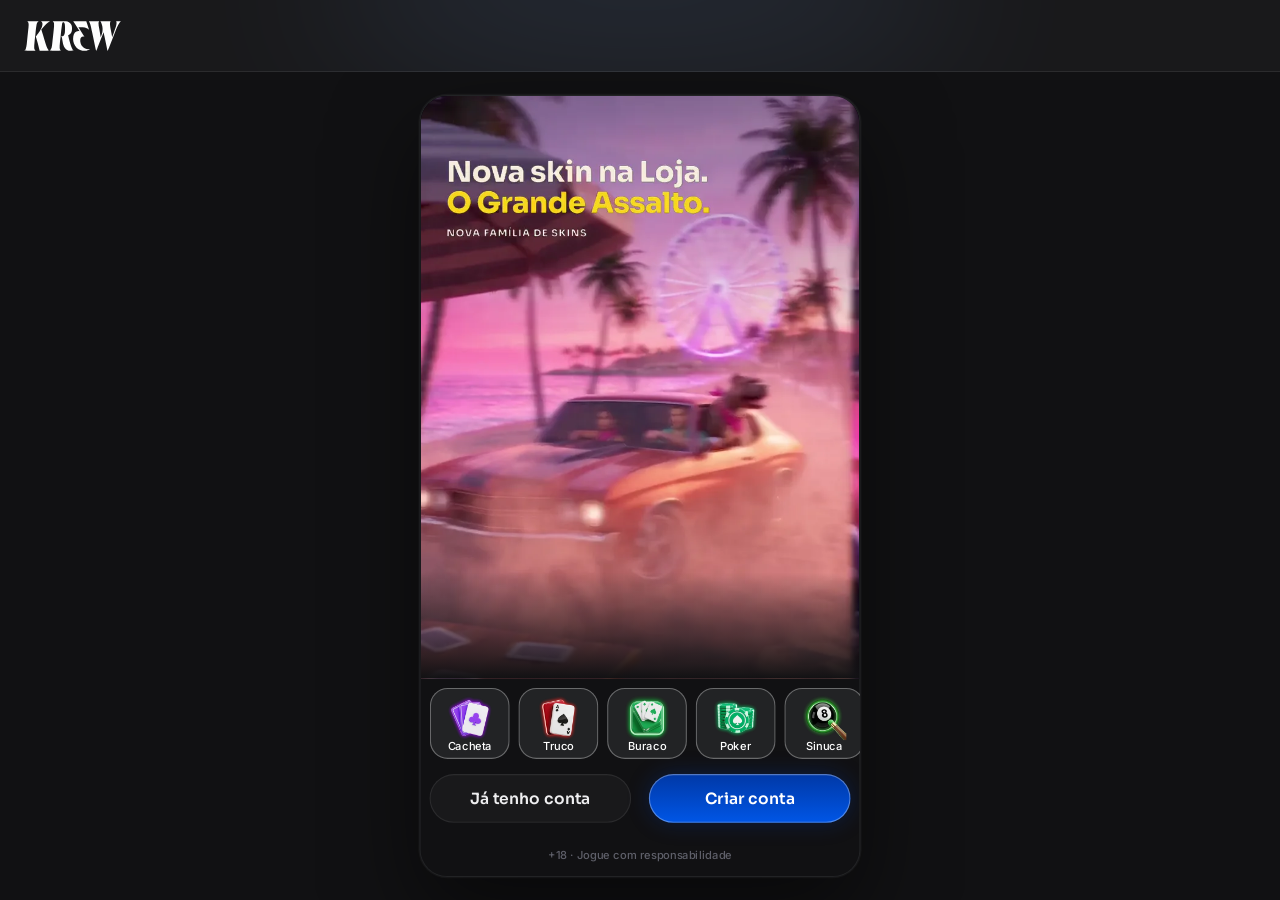
<file: index.html>
<!doctype html>
<html lang="pt-BR">
<head>
<meta charset="utf-8">
<meta name="viewport" content="width=device-width, initial-scale=1, viewport-fit=cover, user-scalable=no">
<meta name="robots" content="noindex, nofollow">
<meta name="theme-color" content="#141e2a">
<meta name="mobile-web-app-capable" content="yes">
<meta name="apple-mobile-web-app-capable" content="yes">
<meta name="apple-mobile-web-app-status-bar-style" content="black-translucent">
<title>Krew · protótipo</title>
<link rel="icon" href="assets/ui/logo_icon.webp">
<link rel="preconnect" href="https://fonts.googleapis.com">
<link rel="preconnect" href="https://fonts.gstatic.com" crossorigin>
<link rel="stylesheet" href="https://fonts.googleapis.com/css2?family=Inter:wght@400;500;600;700&family=Sora:wght@600;700;800&display=swap">
<link rel="stylesheet" href="css/tokens.css?v=krew-11261813">
<link rel="stylesheet" href="css/ui.css?v=krew-11261813">
<link rel="stylesheet" href="css/screens.css?v=krew-11261813">
<link rel="stylesheet" href="css/game.css?v=krew-11261813">
<link rel="stylesheet" href="css/desk.css?v=krew-11261813">
<link rel="stylesheet" href="css/missoes.css?v=krew-11261813">
</head>
<body>
<svg width="0" height="0" style="position:absolute" aria-hidden="true">
  <defs><clipPath id="hexclip" clipPathUnits="objectBoundingBox"><path id="hexpath" d=""/></clipPath></defs>
  <symbol id="s-E" viewBox="0 0 16 20"><path d="M8 0C5 4 0 7.5 0 11.5C0 14 2 16 4.5 16C5.7 16 6.8 15.5 7.5 14.7C7.3 16.6 6.5 18.3 5 20H11C9.5 18.3 8.7 16.6 8.5 14.7C9.2 15.5 10.3 16 11.5 16C14 16 16 14 16 11.5C16 7.5 11 4 8 0Z"/></symbol>
  <symbol id="s-C" viewBox="0 0 20 18.4"><path d="M10 18.35L8.55 17.03C3.4 12.36 0 9.28 0 5.5C0 2.420 2.42 0 5.5 0C7.24 0 8.91 0.81 10 2.09C11.09 0.81 12.76 0 14.5 0C17.58 0 20 2.42 20 5.5C20 9.28 16.6 12.36 11.45 17.04L10 18.35Z"/></symbol>
  <symbol id="s-O" viewBox="0 0 15 20"><path d="M7.5 0L15 10L7.5 20L0 10L7.5 0Z"/></symbol>
  <symbol id="s-P" viewBox="0 0 18 18.5"><path d="M9 0C11.3 0 13.2 1.9 13.2 4.2C13.2 5 13 5.7 12.6 6.3C13 6.2 13.4 6.1 13.8 6.1C16.1 6.1 18 8 18 10.3C18 12.6 16.1 14.5 13.8 14.5C12.5 14.5 11.3 13.9 10.5 12.9C10.7 14.9 11.6 16.8 13.1 18.5H4.9C6.4 16.8 7.3 14.9 7.5 12.9C6.7 13.9 5.5 14.5 4.2 14.5C1.9 14.5 0 12.6 0 10.3C0 8 1.9 6.1 4.2 6.1C4.6 6.1 5 6.2 5.4 6.3C5 5.7 4.8 5 4.8 4.2C4.8 1.9 6.7 0 9 0Z"/></symbol>
  <symbol id="i-copy" viewBox="0 0 448 512"><path d="M208 0H332.1c12.7 0 24.9 5.1 33.9 14.1l67.9 67.9c9 9 14.1 21.2 14.1 33.9V336c0 26.5-21.5 48-48 48H208c-26.5 0-48-21.5-48-48V48c0-26.5 21.5-48 48-48zM48 128h80v64H64V448H256V416h64v48c0 26.5-21.5 48-48 48H48c-26.5 0-48-21.5-48-48V176c0-26.5 21.5-48 48-48z"/></symbol>
  <symbol id="i-share" viewBox="0 0 448 512"><path d="M352 224c53 0 96-43 96-96s-43-96-96-96s-96 43-96 96c0 4 .2 8 .7 11.9l-94.1 47C145.4 170.2 121.9 160 96 160c-53 0-96 43-96 96s43 96 96 96c25.9 0 49.4-10.2 66.6-26.9l94.1 47c-.5 3.9-.7 7.8-.7 11.9c0 53 43 96 96 96s96-43 96-96s-43-96-96-96c-25.9 0-49.4 10.2-66.6 26.9l-94.1-47c.5-3.9 .7-7.8 .7-11.9s-.2-8-.7-11.9l94.1-47C302.6 213.8 326.1 224 352 224z"/></symbol>
  <symbol id="i-wa" viewBox="0 0 448 512"><path d="M380.9 97.1C339 55.1 283.2 32 223.9 32c-122.4 0-222 99.6-222 222 0 39.1 10.2 77.3 29.6 111L0 480l117.7-30.9c32.4 17.7 68.9 27 106.1 27h.1c122.3 0 224.1-99.6 224.1-222 0-59.3-25.2-115-67.1-157zm-157 341.6c-33.2 0-65.7-8.9-94-25.7l-6.7-4-69.8 18.3L72 359.2l-4.4-7c-18.5-29.4-28.2-63.3-28.2-98.2 0-101.7 82.8-184.5 184.6-184.5 49.3 0 95.6 19.2 130.4 54.1 34.8 34.9 56.2 81.2 56.1 130.5 0 101.8-84.9 184.6-186.6 184.6zm101.2-138.2c-5.5-2.8-32.8-16.2-37.9-18-5.1-1.9-8.8-2.8-12.5 2.8-3.7 5.6-14.3 18-17.6 21.8-3.2 3.7-6.5 4.2-12 1.4-32.6-16.3-54-29.1-75.5-66-5.7-9.8 5.7-9.1 16.3-30.3 1.8-3.7.9-6.9-.5-9.7-1.4-2.8-12.5-30.1-17.1-41.2-4.5-10.8-9.1-9.3-12.5-9.5-3.2-.2-6.9-.2-10.6-.2-3.7 0-9.7 1.4-14.8 6.9-5.1 5.6-19.4 19-19.4 46.3 0 27.3 19.9 53.7 22.6 57.4 2.8 3.7 39.1 59.7 94.8 83.8 35.2 15.2 49 16.5 66.6 13.9 10.7-1.6 32.8-13.4 37.4-26.4 4.6-13 4.6-24.1 3.2-26.4-1.3-2.5-5-3.9-10.5-6.6z"/></symbol>
  <symbol id="i-pen" viewBox="0 0 512 512"><path d="M362.7 19.3L314.3 67.7 444.3 197.7l48.4-48.4c25-25 25-65.5 0-90.5L453.3 19.3c-25-25-65.5-25-90.5 0zm-71 71L58.6 323.5c-10.4 10.4-18 23.3-22.2 37.4L1 481.2C-1.5 489.7 .8 498.8 7 505s15.3 8.5 23.7 6.1l120.3-35.4c14.1-4.2 27-11.8 37.4-22.2L421.7 220.3 291.7 90.3z"/></symbol>
  <symbol id="i-plus" viewBox="0 0 448 512"><path d="M256 80c0-17.7-14.3-32-32-32s-32 14.3-32 32v144H48c-17.7 0-32 14.3-32 32s14.3 32 32 32h144v144c0 17.7 14.3 32 32 32s32-14.3 32-32V288h144c17.7 0 32-14.3 32-32s-14.3-32-32-32H256V80z"/></symbol>
  <symbol id="i-chev-l" viewBox="0 0 320 512"><path d="M9.4 233.4c-12.5 12.5-12.5 32.8 0 45.3l192 192c12.5 12.5 32.8 12.5 45.3 0s12.5-32.8 0-45.3L77.3 256 246.6 86.6c12.5-12.5 12.5-32.8 0-45.3s-32.8-12.5-45.3 0l-192 192z"/></symbol>
  <symbol id="i-chev-r" viewBox="0 0 320 512"><path d="M310.6 233.4c12.5 12.5 12.5 32.8 0 45.3l-192 192c-12.5 12.5-32.8 12.5-45.3 0s-12.5-32.8 0-45.3L242.7 256 73.4 86.6c-12.5-12.5-12.5-32.8 0-45.3s32.8-12.5 45.3 0l192 192z"/></symbol>
  <symbol id="i-chev-l-light" viewBox="0 0 320 512"><path d="M20.7 267.3c-6.2-6.2-6.2-16.4 0-22.6l192-192c6.2-6.2 16.4-6.2 22.6 0s6.2 16.4 0 22.6L54.6 256 235.3 436.7c6.2 6.2 6.2 16.4 0 22.6s-16.4 6.2-22.6 0l-192-192z"/></symbol>
  <symbol id="i-chev-r-light" viewBox="0 0 320 512"><path d="M299.3 244.7c6.2 6.2 6.2 16.4 0 22.6l-192 192c-6.2 6.2-16.4 6.2-22.6 0s-6.2-16.4 0-22.6L265.4 256 84.7 75.3c-6.2-6.2-6.2-16.4 0-22.6s16.4-6.2 22.6 0l192 192z"/></symbol>
  <symbol id="i-x" viewBox="0 0 384 512"><path d="M324.5 411.1c6.2 6.2 16.4 6.2 22.6 0s6.2-16.4 0-22.6L214.6 256 347.1 123.5c6.2-6.2 6.2-16.4 0-22.6s-16.4-6.2-22.6 0L192 233.4 59.5 100.9c-6.2-6.2-16.4-6.2-22.6 0s-6.2 16.4 0 22.6L169.4 256 36.9 388.5c-6.2 6.2-6.2 16.4 0 22.6s16.4 6.2 22.6 0L192 278.6 324.5 411.1z"/></symbol>
  <symbol id="i-search" viewBox="0 0 512 512"><path d="M384 208A176 176 0 1 0 32 208a176 176 0 1 0 352 0zM343.3 366C307 397.2 259.7 416 208 416C93.1 416 0 322.9 0 208S93.1 0 208 0S416 93.1 416 208c0 51.7-18.8 99-50 135.3L507.3 484.7c6.2 6.2 6.2 16.4 0 22.6s-16.4 6.2-22.6 0L343.3 366z"/></symbol>
  <symbol id="i-check" viewBox="0 0 512 512"><path d="M256 512A256 256 0 1 0 256 0a256 256 0 1 0 0 512zM369 209L241 337c-9.4 9.4-24.6 9.4-33.9 0l-64-64c-9.4-9.4-9.4-24.6 0-33.9s24.6-9.4 33.9 0l47 47L335 175c9.4-9.4 24.6-9.4 33.9 0s9.4 24.6 0 33.9z"/></symbol>
  <symbol id="i-eye" viewBox="0 0 576 512"><path d="M288 32c-80.8 0-145.5 36.8-192.6 80.6C48.6 156 17.3 208 2.5 243.7c-3.3 7.9-3.3 16.7 0 24.6C17.3 304 48.6 356 95.4 399.4C142.5 443.2 207.2 480 288 480s145.5-36.8 192.6-80.6c46.8-43.5 78.1-95.4 93-131.1c3.3-7.9 3.3-16.7 0-24.6c-14.9-35.7-46.2-87.7-93-131.1C433.5 68.8 368.8 32 288 32zM144 256a144 144 0 1 1 288 0 144 144 0 1 1 -288 0zm144-64c0 35.3-28.7 64-64 64c-7.1 0-13.9-1.2-20.3-3.3c-5.5-1.8-11.9 1.6-11.7 7.4c.3 6.9 1.3 13.8 3.2 20.7c13.7 51.2 66.4 81.6 117.6 67.9s81.6-66.4 67.9-117.6c-11.1-41.5-47.8-69.4-88.6-71.1c-5.8-.2-9.2 6.1-7.4 11.7c2.1 6.4 3.3 13.2 3.3 20.3z"/></symbol>
  <symbol id="i-send" viewBox="0 0 512 512"><path d="M498.1 5.6c10.1 7 15.4 19.1 13.5 31.2l-64 416c-1.5 9.7-7.4 18.2-16 23s-18.9 5.4-28 1.6L284 427.7l-68.5 74.1c-8.9 9.7-22.9 12.9-35.2 8.1S160 493.2 160 480V396.4c0-4 1.5-7.8 4.2-10.7L331.8 202.8c5.8-6.3 5.6-16-.4-22s-15.7-6.4-22-.7L106 360.8 17.7 316.6C7.1 311.3 .3 300.7 0 288.9s5.9-22.8 16.1-28.7l448-256c10.7-6.1 23.9-5.5 34 1.4z"/></symbol>
  <symbol id="i-star" viewBox="0 0 576 512"><path d="M316.9 18C311.6 7 300.4 0 288.1 0s-23.4 7-28.8 18L195 150.3 51.4 171.5c-12 1.8-22 10.2-25.7 21.7s-.7 24.2 7.9 32.7L137.8 329 113.2 474.7c-2 12 3 24.2 12.9 31.3s23 8 33.8 2.3l128.3-68.5 128.3 68.5c10.8 5.7 23.9 4.9 33.8-2.3s14.9-19.3 12.9-31.3L438.5 329 542.7 225.9c8.6-8.5 11.7-21.2 7.9-32.7s-13.7-19.9-25.7-21.7L381.2 150.3 316.9 18z"/></symbol>
  <symbol id="i-star-o" viewBox="0 0 576 512"><path d="M287.9 0c9.2 0 17.6 5.2 21.6 13.5l68.6 141.3 153.2 22.6c9 1.3 16.5 7.6 19.3 16.3s.5 18.1-5.9 24.5L433.6 328.4l26.2 155.6c1.5 9-2.2 18.1-9.7 23.5s-17.3 6-25.3 1.7l-137-73.2L151 509.1c-8.1 4.3-17.9 3.7-25.3-1.7s-11.2-14.5-9.7-23.5l26.2-155.6L31.1 218.2c-6.5-6.4-8.7-15.9-5.9-24.5s10.3-14.9 19.3-16.3l153.2-22.6L266.3 13.5C270.4 5.2 278.7 0 287.9 0zm0 79L235.4 187.2c-3.5 7.1-10.2 12.1-18.1 13.3L99 217.9 184.9 303c5.5 5.5 8.1 13.3 6.8 21L171.4 443.7l105.2-56.2c7.1-3.8 15.6-3.7 22.6 0l105.2 56.2L384.2 324.1c-1.3-7.7 1.2-15.5 6.8-21l85.9-85.1L358.6 200.5c-7.8-1.2-14.6-6.1-18.1-13.3L287.9 79z"/></symbol>
</svg>

<!-- desktop (js/desk.js): header largo, menu e chat ao vivo em volta da coluna 9:16 -->
<header class="dkh" id="dkh"></header>
<aside class="dkl" id="dkl" aria-label="Menu"></aside>
<aside class="dkr" id="dkr" aria-label="Chat ao vivo"></aside>

<div class="stage-wrap"><div class="phone" id="phone">
  <div class="status" aria-hidden="true"><span>9:41</span><span class="island"></span>
    <span class="icons"><svg width="18" height="12" viewBox="0 0 18 12" fill="#fff"><rect x="0" y="8" width="3" height="4" rx="1"/><rect x="5" y="5.5" width="3" height="6.5" rx="1"/><rect x="10" y="3" width="3" height="9" rx="1"/><rect x="15" y="0" width="3" height="12" rx="1"/></svg><svg width="16" height="12" viewBox="0 0 16 12" fill="#fff"><path d="M8 2.2c2.3 0 4.4.9 6 2.4l1.1-1.1A10 10 0 0 0 8 .6 10 10 0 0 0 .9 3.5L2 4.6a8.4 8.4 0 0 1 6-2.4zm0 3.3c1.4 0 2.7.5 3.7 1.4l1.1-1.1A7 7 0 0 0 8 3.9a7 7 0 0 0-4.8 1.9l1.1 1.1c1-.9 2.3-1.4 3.7-1.4zm0 3.3c.6 0 1.1.2 1.5.6L8 11 6.5 9.4c.4-.4.9-.6 1.5-.6z"/></svg><svg width="27" height="13" viewBox="0 0 27 13" fill="none"><rect x=".5" y=".5" width="23" height="12" rx="3.5" stroke="#fff" opacity=".4"/><rect x="2" y="2" width="20" height="9" rx="2" fill="#fff"/><rect x="25" y="4.5" width="1.6" height="4" rx=".8" fill="#fff" opacity=".4"/></svg></span>
  </div>
  <div class="app" id="app">
    <!-- telas do app (renderizadas pelo js/screens.js) -->
    <section class="scr" id="view"></section>

    <!-- tela de jogo: os motores (js/games.js) desenham dentro dela -->
    <section class="scr game-scr" id="scr-game" hidden>
      <header class="hud" id="hud"></header>
      <div class="jogo" id="jogo"><div class="board" id="board"></div></div>
      <nav class="mnav" id="mnav">
        <button data-g="voltar"><span class="back"><svg><use href="#i-chev-l-light"/></svg></span><span>Voltar</span></button>
        <button data-g="chat"><img class="ic" src="assets/icons/chat.webp" alt=""><span>Chat</span></button>
        <button data-g="mesa"><img class="ic" src="assets/icons/friends.webp" alt=""><span>Mesa</span></button>
        <button data-g="voz"><img class="ic" id="micIco" src="assets/icons/microphone-off.webp" alt=""><span>Voz</span></button>
        <button data-g="ajustes"><img class="ic" src="assets/icons/gear.webp" alt=""><span>Ajustes</span></button>
      </nav>
    </section>

    <div class="toast" id="toast"><span class="hint-pill" id="toastTxt"></span></div>
    <div id="sheet"></div>
    <div id="overlay"></div>
  </div>
</div></div>

<script src="js/core.js?v=krew-11261813"></script>
<script src="js/ui.js?v=krew-11261813"></script>
<script src="js/screens.js?v=krew-11261813"></script>
<script src="js/loja.js?v=krew-11261813"></script>
<script src="js/social.js?v=krew-11261813"></script>
<script src="js/torneios.js?v=krew-11261813"></script>
<script src="js/sala.js?v=krew-11261813"></script>
<script src="js/missoes.js?v=krew-11261813"></script>
<script src="js/games.js?v=krew-11261813"></script>
<script src="js/sinuca.js?v=krew-11261813"></script>
<script src="js/desk.js?v=krew-11261813"></script>
<script src="js/boot.js?v=krew-11261813"></script>
</body>
</html>
</file>
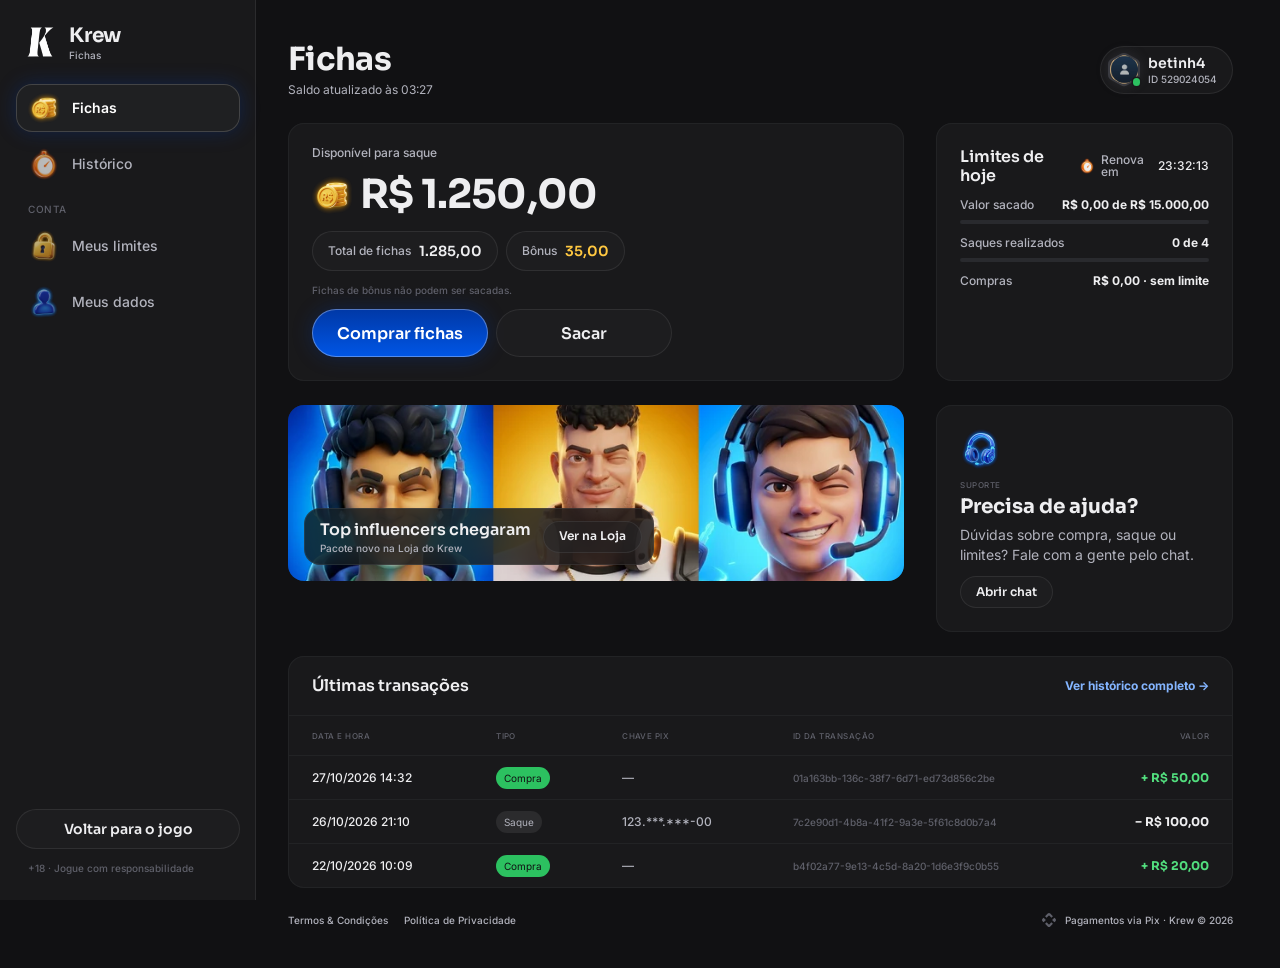
<file: fichas/index.html>
<!doctype html>
<html lang="pt-BR">
<head>
<meta charset="utf-8">
<meta name="viewport" content="width=device-width, initial-scale=1, viewport-fit=cover">
<meta name="robots" content="noindex, nofollow">
<meta name="theme-color" content="#111113">
<title>Fichas · Krew</title>
<link rel="icon" href="../assets/ui/logo_icon.webp">
<link rel="preconnect" href="https://fonts.googleapis.com">
<link rel="preconnect" href="https://fonts.gstatic.com" crossorigin>
<link rel="stylesheet" href="https://fonts.googleapis.com/css2?family=Inter:wght@400;500;600;700&family=Sora:wght@600;700;800&display=swap">
<link rel="stylesheet" href="../css/tokens.css?v=20261119a">
<link rel="stylesheet" href="../css/ui.css?v=20261119a">
<link rel="stylesheet" href="fichas.css?v=20261119a">
</head>
<body>
<svg width="0" height="0" style="position:absolute" aria-hidden="true">
  <defs><clipPath id="hexclip" clipPathUnits="objectBoundingBox"><path id="hexpath" d=""/></clipPath></defs>
  <symbol id="i-chev-l-light" viewBox="0 0 320 512"><path d="M20.7 267.3c-6.2-6.2-6.2-16.4 0-22.6l192-192c6.2-6.2 16.4-6.2 22.6 0s6.2 16.4 0 22.6L54.6 256 235.3 436.7c6.2 6.2 6.2 16.4 0 22.6s-16.4 6.2-22.6 0l-192-192z"/></symbol>
  <symbol id="i-x" viewBox="0 0 384 512"><path d="M324.5 411.1c6.2 6.2 16.4 6.2 22.6 0s6.2-16.4 0-22.6L214.6 256 347.1 123.5c6.2-6.2 6.2-16.4 0-22.6s-16.4-6.2-22.6 0L192 233.4 59.5 100.9c-6.2-6.2-16.4-6.2-22.6 0s-6.2 16.4 0 22.6L169.4 256 36.9 388.5c-6.2 6.2-6.2 16.4 0 22.6s16.4 6.2 22.6 0L192 278.6 324.5 411.1z"/></symbol>
  <symbol id="i-check" viewBox="0 0 448 512"><path d="M438.6 105.4c12.5 12.5 12.5 32.8 0 45.3l-256 256c-12.5 12.5-32.8 12.5-45.3 0l-128-128c-12.5-12.5-12.5-32.8 0-45.3s32.8-12.5 45.3 0L160 338.7 393.4 105.4c12.5-12.5 32.8-12.5 45.3 0z"/></symbol>
  <symbol id="i-copy" viewBox="0 0 448 512"><path d="M208 0H332.1c12.7 0 24.9 5.1 33.9 14.1l67.9 67.9c9 9 14.1 21.2 14.1 33.9V336c0 26.5-21.5 48-48 48H208c-26.5 0-48-21.5-48-48V48c0-26.5 21.5-48 48-48zM48 128h80v64H64V448H256V416h64v48c0 26.5-21.5 48-48 48H48c-26.5 0-48-21.5-48-48V176c0-26.5 21.5-48 48-48z"/></symbol>
  <symbol id="i-pix" viewBox="0 0 24 24"><path d="M6.1 6.3 10.1 2.3a2.7 2.7 0 0 1 3.8 0l4 4-2.3 2.3-2.9-2.9a1 1 0 0 0-1.4 0L8.4 8.6 6.1 6.3zm11.8 11.4-4 4a2.7 2.7 0 0 1-3.8 0l-4-4 2.3-2.3 2.9 2.9a1 1 0 0 0 1.4 0l2.9-2.9 2.3 2.3zM2.3 10.1l1.6-1.6L7.4 12l-3.5 3.5-1.6-1.6a2.7 2.7 0 0 1 0-3.8zm19.4 0a2.7 2.7 0 0 1 0 3.8l-1.6 1.6-3.5-3.5 3.5-3.5 1.6 1.6z"/></symbol>
</svg>

<div class="fx">
  <aside class="side" id="side" aria-label="Menu"></aside>
  <div class="main">
    <header class="mtop" id="mtop"></header>
    <main class="page" id="page"></main>
    <footer class="foot" id="foot"></footer>
  </div>
</div>
<div class="veil" id="veil" hidden><section class="drawer" id="drawer" role="dialog" aria-modal="true"></section></div>
<div class="toast" id="toast"><span class="hint-pill" id="toastTxt"></span></div>

<script src="fichas.js?v=20261119a"></script>
</body>
</html>
</file>
<file: css/tokens.css>
/* Krew · tokens do DS EstrelaGames (Rjx31bgpOt4m1U8DVKyWtd · modo Krew), valores resolvidos 1:1 */
:root{
  color-scheme: dark;
  /* background */
  --bg-default:#111113; --bg-subtle:#19191b; --bg-strong:#222325; --bg-raised:#292a2e; --bg-inset:#010101; --bg-highlight:#ffffff14; --bg-chrome:#19191b; --bg-divider:#292a2e; --bg-band:#00000052;
  --bga-default-50:#11111380; --bga-default-75:#111113bf; --bga-subtle-50:#19191b80; --bga-subtle-75:#19191bbf;
  --bga-strong-25:#22232540; --bga-strong-50:#22232580; --bga-strong-75:#222325bf;
  --bga-secondary-16:#84b5ff29; --bga-secondary-32:#84b5ff52; --bga-accent-12:#ffc8411f;
  /* border */
  --border-muted:#ffffff14; --border-default:#222325; --border-strong:#393a40; --border-focus:#0038a6;
  --border-hl-top:#ffffff29; --border-gold-top:#cae2ffe5; --border-gold-bottom:#0038a65c;
  /* text */
  --text-default:#eeeef0; --text-muted:#b2b3bd; --text-link:#84b5ff; --text-subtle:#5f606a; --text-disabled:#46484f;
  --text-brand:#84b5ff; --text-success:#52de7e; --text-error:#ff6b6e; --text-prize:#ffc841;
  --text-on-color:#ffffff; --text-on-color-muted:#ffffffd9; --text-on-color-subtle:#ffffffb2; --text-on-light:#111113;
  /* system */
  --sys-info:#0047c1; --sys-success:#2cc160; --sys-success-strong:#8cf0a9; --sys-warning:#ffbe2e; --sys-error:#ef4452;
  --sysa-success-25:#2cc16040; --sysa-error-25:#ef445240; --sysa-info-25:#3b74f540;
  --notification-error:#ef4452;
  /* effects */
  --hl-subtle:#ffffff29; --hl:#ffffff52; --hl-strong:#ffffff7a;
  --shadow-faint:#0000001f; --shadow-subtle:#0000003d; --shadow:#00000066; --shadow-strong:#00000080;
  --glow-info:#0038a652; --glow-accent:#ffbe2e52; --glow-success:#52de7ea3; --glow-gold:#84b5ff52; --glow-blue:#84b5ff; --glow-red:#ff6b6e;
  /* surfaces */
  --surface-card-top:#19191b; --surface-card-bottom:#111113; --surface-elevated-top:#292a2e; --surface-elevated-bottom:#19191b;
  /* buttons */
  --btn-primary-top:#0038a6; --btn-primary-bg:#0056e6; --btn-secondary-border:#0047c1;
  --btn-disabled-top:#292a2e; --btn-disabled-bg:#292a2e; --btn-disabled-text:#46484f;
  /* tabs */
  --tab-default-text:#b2b3bd; --tab-container:#222325; --input-border:#222325;
  --tab-padrao:#0038a6; --tab-padrao-tint:#0038a63d; --tab-rosa:#e93d82; --tab-rosa-tint:#e93d823d;
  /* games */
  --game-truco:#e5484d; --game-paulista:#3b74f5; --game-cacheta:#8752f2; --game-tranca:#2cc160; --game-buraco:#1f9a4a;
  --game-poker:#0fa968; --game-sinuca:#2fa35a; --game-todos:#0047c1; --game-domino:#14b8a6; --game-dama:#f76b15; --game-xadrez:#5b6cff;
  --game-paulista-tint:#3b74f53d; --game-truco-tint:#e5484d3d; --game-cacheta-tint:#8752f23d; --game-buraco-tint:#1f9a4a3d; --game-poker-tint:#0fa9683d; --game-sinuca-tint:#2fa35a3d;
  /* crew */
  --crew-engenheiro:#4fb3ff; --crew-comandante:#f5c542; --crew-piloto:#ff5a36; --crew-navegador:#e86bff; --crew-explorador:#4dffb8;
  --crew-bar:#ff9f43; --crew-reis:#34d399; --crew-nobru:#3d8bff; --crew-inhui:#ff4fb0;
  /* famílias da página Skins (mesma cor da chamada do Truco) */
  --crew-laje:#ff7f50; --crew-portaria:#3ddc84; --crew-live:#b45cff; --crew-feira:#ffa62b; --crew-navalha:#ff4fb0; --crew-varzea:#5be37d; --crew-oficina:#3db8ff; --crew-posto:#ff3b4a; --crew-fliper:#a45cff; --crew-grau:#4fa3ff; --crew-palpite:#f2b233; --crew-assalto:#ff4fa3;
  /* stake / table */
  --stake-padrao-top:#003caa; --stake-padrao-bottom:#02205d; --stake-iniciante-top:#1f9a4a; --stake-iniciante-bottom:#1f502c;
  --table-card-top:#1f5a4a; --table-card-bottom:#0f2e2a; --table-stake:#ffc841;
  --plus-bg:#52de7e; --plus-icon:#111113;
  --btn-success-top:#52de7e; --btn-success-bg:#1f9a4a; /* DS button-glass ☰ Type=Success (Comprar) */
  /* cards */
  --card-face:#ffffff; --card-border:#9ea2a4; --suit-red:#c72c3d; --suit-black:#141922; --back-top:#0249c3; --back-bottom:#002680;
  /* seat timer */
  --seat-timer-track:#ffffff1f; --seat-timer:#0047c1;
  /* type */
  --f-display:"Sora", "Inter", system-ui, sans-serif;
  --f-ui:"Inter", system-ui, -apple-system, sans-serif;
  --f-call:"Industry", "Sora", sans-serif;
  /* marca · Krew (sobrescreve) */
  --back-top:#0056e6; --back-bottom:#002680; --btn-primary-text:#ffffff; --crew-nobru:#3d8bff; --crew-inhui:#3d8bff; --crew-cerol:#f2b33d; --crew-paulinho:#2f6bff;
}
/* estilos de texto do DS */
.t-d3xl{font:700 64px/1.2 var(--f-display);letter-spacing:-.02em}
.t-d2xl{font:700 48px/1.2 var(--f-display);letter-spacing:-.02em}
.t-dxl{font:700 40px/1.2 var(--f-display);letter-spacing:-.02em}
.t-dl{font:700 32px/1.2 var(--f-display);letter-spacing:-.02em}
.t-dm{font:700 24px/1.2 var(--f-display);letter-spacing:-.01em}
.t-ds{font:700 20px/1.2 var(--f-display);letter-spacing:-.01em}
.t-dxs{font:600 16px/1.2 var(--f-display)}
.t-d2xs{font:600 14px/1.2 var(--f-display)}
.t-d3xs{font:600 12px/1.2 var(--f-display)}
.t-hm{font:700 20px/1.2 var(--f-ui)}
.t-ll{font:500 16px/1 var(--f-ui)} .t-lm{font:500 14px/1 var(--f-ui)} .t-ls{font:500 12px/1 var(--f-ui)} .t-lxs{font:500 10px/1 var(--f-ui)} .t-l2xs{font:500 8px/1 var(--f-ui)}
.t-link{font:700 12px/1.5 var(--f-ui)}
.t-p2xl{font:400 20px/1.5 var(--f-ui)} .t-pm{font:400 14px/1.5 var(--f-ui)} .t-ps{font:400 12px/1.5 var(--f-ui)}
</file>
<file: css/ui.css>
/* EstrelaGames · base + componentes do DS (Apple Gamer Style · Glass). Medidas 1:1 com o Figma (frame 375). */
*{box-sizing:border-box}
html,body{height:100%;margin:0}
body{background:#05080c;color:var(--text-default);font-family:var(--f-ui);-webkit-font-smoothing:antialiased;overflow:hidden;-webkit-text-size-adjust:100%}
button{font:inherit;color:inherit;border:0;background:none;padding:0;margin:0;cursor:pointer;-webkit-tap-highlight-color:transparent;text-align:inherit}
button:focus-visible,[role="button"]:focus-visible{outline:2px solid var(--border-focus);outline-offset:2px}
/* cards clicáveis são div[role=button]: o WebKit (iPhone) não estica os filhos de um <button> com flex */
[role="button"]{cursor:pointer;-webkit-tap-highlight-color:transparent;-webkit-user-select:none;user-select:none;outline:0}
input{font:inherit;color:inherit;border:0;background:none;outline:0;padding:0;margin:0;min-width:0}
img,video{display:block;max-width:100%;user-select:none;-webkit-user-drag:none}
video::-webkit-media-controls,video::-webkit-media-controls-start-playback-button,video::-webkit-media-controls-overlay-play-button{display:none!important;-webkit-appearance:none} /* sem botão de play: os vídeos são fundo */
svg{display:block}
[hidden]{display:none!important}
.ic{flex:none;object-fit:contain;pointer-events:none}

/* ---------- aparelho ---------- */
.stage-wrap{position:fixed;inset:0;display:flex;align-items:center;justify-content:center}
.phone{position:relative;width:375px;height:812px;background:var(--bg-subtle);overflow:hidden;border-radius:48px;box-shadow:0 0 0 10px #0c1016,0 0 0 11px #2a3340,0 40px 80px rgba(0,0,0,.6);transform-origin:center;display:flex;flex-direction:column}
.status{position:relative;flex:none;height:44px;display:flex;align-items:center;justify-content:space-between;padding:0 26px 0 32px;font:600 15px/1 var(--f-ui);background:var(--bg-subtle);z-index:60;pointer-events:none}
.status .island{position:absolute;left:50%;top:10px;width:118px;height:32px;margin-left:-59px;border-radius:20px;background:#000}
.status .icons{display:flex;gap:6px;align-items:center}
.app{position:relative;flex:1;min-height:0;overflow:hidden}
@media (max-width:520px){
  .phone{width:100vw;height:100vh;height:100dvh;border-radius:0;box-shadow:none;transform:none!important}
  .status{display:none}
  .app{padding-top:env(safe-area-inset-top,0px)}
}
.scr{position:absolute;inset:0;display:flex;flex-direction:column;background:var(--bg-subtle);overflow:hidden}
.app>.scr{top:env(safe-area-inset-top,0px)}
@media (min-width:521px){.app>.scr{top:0}}
.scroll{flex:1;min-height:0;overflow-y:auto;overflow-x:hidden;-webkit-overflow-scrolling:touch;scrollbar-width:none;overscroll-behavior:contain}
.scroll::-webkit-scrollbar,.hscroll::-webkit-scrollbar{display:none}
/* linha com rolagem lateral: sem clip, sangra até a borda da tela (regra Oct 26) */
.hscroll{display:flex;overflow-x:auto;overflow-y:visible;scrollbar-width:none;margin:0 -8px;padding:0 8px;scroll-padding:0 8px;-webkit-overflow-scrolling:touch}

/* ---------- ícones 3D ---------- */
.i16{width:16px;height:16px}.i20{width:20px;height:20px}.i24{width:24px;height:24px}.i28{width:28px;height:28px}.i32{width:32px;height:32px}.i36{width:36px;height:36px}.i40{width:40px;height:40px}.i48{width:48px;height:48px}

/* ---------- header-game (Mobile · Glass) ---------- */
.hdr{position:relative;flex:none;height:64px;display:flex;align-items:center;gap:4px;padding:8px 12px;background:var(--bg-subtle);overflow:hidden;z-index:20}
.hdr::before{content:"";position:absolute;left:48px;top:-70px;width:280px;height:140px;border-radius:50%;background:var(--glow-blue);filter:blur(60px);opacity:.15;pointer-events:none}
.hdr .side{position:relative;flex:1;min-width:0;display:flex;align-items:center;gap:4px}
.hdr .logo{width:24px;height:36px;display:grid;place-items:center;flex:none}
.hdr .logo img{width:25px;height:24px}
.cpill{flex:1;min-width:0;height:34px;display:flex;align-items:center;gap:2px;padding:4px;border-radius:999px;background:linear-gradient(90deg,#52de7e1a,#22232506),var(--bga-strong-50);box-shadow:inset 0 0 0 1px var(--border-muted);overflow:hidden}
.cpill.bonus{padding:4px 8px 4px 4px;background:linear-gradient(90deg,#22232506,#ffc8411a),var(--bga-strong-50)}
.cpill .ic{width:24px;height:24px}
.cpill .t{flex:1;min-width:0;display:flex;flex-direction:column;gap:2px;text-align:left}
.cpill .t small{font:500 8px/1 var(--f-ui);color:var(--text-muted)}
.cpill .t b{font:700 12px/10px var(--f-ui);color:var(--text-default);white-space:nowrap;overflow:hidden;text-overflow:ellipsis}
.cpill.bonus .t b{color:var(--text-prize)}
.cpill .plus{width:20px;height:20px;border-radius:10px;background:var(--plus-bg);display:grid;place-items:center;flex:none}
.cpill .plus svg{width:12px;height:12px;fill:var(--plus-icon)}
/* saldo com seta: abre o dropdown (DS header-game ◉ Expanded) */
.cpill .chev{width:20px;height:20px;display:grid;place-items:center;flex:none}
.cpill .chev svg{width:10px;height:10px;fill:var(--text-muted);transform:rotate(90deg);transition:transform .2s}
.cpill.open{box-shadow:inset 0 0 0 1px var(--border-strong)} .cpill.open .chev svg{transform:rotate(-90deg)}
.hdr .hbuy{flex:1;min-width:0}
/* dropdown do saldo (DS balance-panel) · celular: preso embaixo do header */
.baldrop{position:absolute;left:0;right:0;top:64px;bottom:0;z-index:45;background:var(--bga-default-75);animation:fade .15s both}
.balp{display:flex;flex-direction:column;gap:16px;max-height:100%;overflow:auto;padding:16px 16px 24px;background:var(--bg-subtle);border-radius:0 0 24px 24px;box-shadow:inset 0 -1px 0 var(--hl-subtle),0 16px 40px rgba(0,0,0,.4);animation:balIn .22s cubic-bezier(.2,.8,.2,1) both}
@keyframes balIn{from{transform:translateY(-12px);opacity:0}}
.balp .top{display:flex;justify-content:space-between;align-items:center}
.balp .top small{font:500 12px/1.2 var(--f-ui);color:var(--text-muted)}
.balp .tv{display:flex;align-items:center;gap:4px}
.balp .eye,.balp .x{display:grid;place-items:center;width:28px;height:28px}
.balp .eye svg{width:20px;height:20px;fill:var(--text-muted)}
.balp .x svg{width:12px;height:12px;fill:var(--text-muted);transform:rotate(-90deg)}
.balp .rows{display:flex;flex-direction:column;gap:12px}
.balp .kv{display:flex;justify-content:space-between;gap:12px;font:400 14px/1.4 var(--f-ui);color:var(--text-muted)}
.balp .kv b{font-weight:400;color:var(--text-default);font-variant-numeric:tabular-nums;text-align:right}
.balp hr{border:0;height:1px;background:var(--border-muted);margin:0}
.balp .acts{display:flex;gap:12px} .balp .acts .btn{flex:1}
/* Bônus Fidelidade (DS _loyalty-bonus): Resgatar quando tem valor · Juntando com a seta que abre as regras */
.fid{display:flex;flex-direction:column;gap:12px;padding:8px 12px 8px 8px;border-radius:24px;background:var(--bga-strong-50);box-shadow:inset 0 0 0 1px var(--border-muted)}
.fid.ready{flex-direction:row;align-items:center;gap:8px}
.fid .ic{width:28px;height:28px;flex:none}
.fid .t{flex:1;min-width:0;display:flex;flex-direction:column;gap:2px;text-align:left}
.fid .t b{font:400 14px/1.3 var(--f-ui);color:var(--text-default)}
.fid .t small{font:500 10px/1.2 var(--f-ui);color:var(--text-muted)}
.fid .v{font:400 14px/1 var(--f-ui);font-variant-numeric:tabular-nums}
.fid .row{display:flex;align-items:center;gap:8px;width:100%}
.fid .chev{width:20px;height:20px;display:grid;place-items:center;flex:none}
.fid .chev svg{width:10px;height:10px;fill:var(--text-muted);transform:rotate(90deg);transition:transform .2s}
.fid.open{border-radius:16px;padding:8px 12px 12px 8px} .fid.open .chev svg{transform:rotate(-90deg)}
.fid .more{display:flex;flex-direction:column;gap:12px}
.fid .wk{display:flex;flex-direction:column;gap:4px;padding:12px;border-radius:12px;background:var(--bga-default-50);box-shadow:inset 0 0 0 1px var(--border-muted)}
.fid .wk small{font:500 12px/1.2 var(--f-ui);color:var(--text-muted)}
.fid .wk b{font:700 20px/1.2 var(--f-display);color:var(--text-prize);font-variant-numeric:tabular-nums}
.fid p{margin:0;font:400 12px/1.5 var(--f-ui);color:var(--text-muted)}
.fid .kv{font-size:12px}
.hbell{position:relative;width:36px;height:36px;border-radius:18px;background:var(--bga-strong-50);box-shadow:inset 0 0 0 1px var(--border-muted);display:grid;place-items:center;flex:none}
.hbell .ic{width:28px;height:28px}
.hbell i{position:absolute;left:28px;top:0;width:8px;height:8px;border-radius:50%;background:var(--notification-error)}
.hbell i[hidden]{display:none}

/* ---------- header-avatar (hexágono com borda da tripulação) ---------- */
.hav{position:relative;display:inline-block;flex:none;width:var(--w,44px);height:var(--h,48px)}
.hav .gl{position:absolute;left:-4.5%;top:0;width:109%;aspect-ratio:1;border-radius:50%;background:var(--cc);filter:blur(calc(var(--w,44px) * .16));opacity:.45;pointer-events:none}
.hav .hx{position:absolute;inset:0;-webkit-clip-path:url(#hexclip);clip-path:url(#hexclip);background:var(--cc)}
.hav .hx img{position:absolute;inset:2px;width:calc(100% - 4px);height:calc(100% - 4px);object-fit:cover;object-position:center top;-webkit-clip-path:url(#hexclip);clip-path:url(#hexclip);background:var(--bg-raised)}
.hav .on{position:absolute;left:77%;top:75%;width:23%;aspect-ratio:1;border-radius:50%;background:var(--sys-success);box-shadow:0 0 0 1.5px var(--bg-subtle)}
.hav.xs{--w:24px;--h:26px}.hav.s{--w:32px;--h:35px}.hav.m{--w:44px;--h:48px}.hav.l{--w:56px;--h:60px}
.hav.xs .hx img,.hav.s .hx img{inset:1.5px;width:calc(100% - 3px);height:calc(100% - 3px)}
.hav.empty{height:var(--w)}
.hav.empty .av0{position:absolute;inset:4.5%;width:91%;height:91%}
.hav.empty .add{position:absolute;left:63.6%;top:63.6%;width:27.3%;height:27.3%;border-radius:50%;background:var(--plus-bg);box-shadow:0 0 0 1.2px var(--bg-subtle);display:grid;place-items:center}
.hav.empty .add svg{width:58%;height:58%;fill:var(--plus-icon)}

/* ---------- avatar circular (avatar-estrela-games) ---------- */
.av{position:relative;display:inline-block;vertical-align:middle;flex:none;width:var(--s,48px);height:var(--s,48px);border-radius:50%;background:linear-gradient(180deg,var(--surface-elevated-top),var(--surface-elevated-bottom));box-shadow:inset 0 0 0 var(--bw,2px) #ffffff29}
.av img{position:absolute;inset:var(--bw,2px);width:calc(100% - 2*var(--bw,2px));height:calc(100% - 2*var(--bw,2px));border-radius:50%;object-fit:cover;object-position:center top}
.av.s{--s:32px;--bw:1px}.av.m{--s:48px;--bw:2px}.av.l{--s:80px;--bw:3px}.av.xl{--s:120px;--bw:4px}
.av .lvl{position:absolute;left:50%;bottom:-4px;transform:translateX(-50%);padding:1px 6px;border-radius:999px;background:var(--bg-raised);box-shadow:0 0 0 2px var(--bg-default);font:600 12px/14px var(--f-display);white-space:nowrap}
.av.empty .ph{position:absolute;inset:25%;width:50%;height:50%;fill:#ffffff52}
.av .addb{position:absolute;left:63.3%;top:63.3%;width:36.7%;height:36.7%;border-radius:50%;background:var(--plus-bg);display:grid;place-items:center;box-shadow:0 0 0 3px var(--bg-subtle)}
.av .addb svg{width:50%;height:50%;fill:#fff}

/* ---------- navbar-glass ---------- */
.nav{position:absolute;left:16px;right:16px;bottom:calc(12px + env(safe-area-inset-bottom,0px));height:64px;display:flex;align-items:stretch;padding:4px;border-radius:24px;background:var(--bga-strong-75);box-shadow:inset 0 0 0 1px var(--border-muted);-webkit-backdrop-filter:blur(24px);backdrop-filter:blur(24px);z-index:30}
.nav>button{position:relative;flex:1;min-width:0;display:flex;flex-direction:column;align-items:center;justify-content:center;border-radius:20px}
.nav>button .ic{width:32px;height:32px;opacity:.75}
.nav>button>span{font:500 10px/1 var(--f-ui);color:var(--text-subtle);white-space:nowrap}
.nav>button.on{flex:none;width:104px;justify-content:flex-end;gap:2px;padding-bottom:6px;background:var(--bga-secondary-16);box-shadow:inset 0 0 0 1px var(--hl-subtle),0 0 20px var(--glow-info)}
.nav>button.on .ic{position:absolute;left:28px;top:-14px;width:48px;height:48px;opacity:1}
.nav>button.on .lr{width:100%;display:flex;align-items:center;justify-content:space-between;padding:0 8px}
.nav>button.on .lr span{font:500 10px/1 var(--f-ui);color:var(--text-on-color)}
.nav .lr i{width:16px;height:16px;display:grid;place-items:center}
.nav .lr svg{width:10px;height:16px;fill:var(--text-on-color)}

/* ---------- game-block ---------- */
.gb{position:relative;flex:none;width:72px;height:64px;border-radius:16px;display:flex;flex-direction:column;align-items:center;justify-content:center;padding:4px 0;background:var(--tab-container);box-shadow:inset 0 0 0 1px var(--hl);font:500 10px/1 var(--f-ui);color:var(--text-on-color);white-space:nowrap}
.gb .ic{width:40px;height:40px}
.gb.on{justify-content:flex-end;padding:0 0 6px;background:var(--gc);box-shadow:0 4px 12px var(--gs,transparent)}
.gb.on .ic{position:absolute;left:50%;top:-12px;width:60px;height:60px;margin-left:-30px}
.gb .lk{position:absolute;right:4px;top:4px;width:14px;height:14px;opacity:.8}
.gb.on .lk{display:none}
.games-row{gap:8px;padding-top:12px;margin-top:-12px}
.games-row .gb{width:72px}

/* ---------- tabs ---------- */
.tabs{display:flex;gap:2px;height:44px;padding:4px;border-radius:12px;background:var(--bg-raised);box-shadow:inset 0 0 0 1px var(--input-border)}
.tabs>button{position:relative;flex:1;min-width:0;height:34px;border-radius:8px;display:flex;align-items:center;justify-content:center;padding:8px 16px;font:500 12px/1 var(--f-ui);color:var(--tab-default-text);white-space:nowrap}
.tabs>button.on{background:var(--tc-tint);font:700 12px/18px var(--f-ui);color:var(--text-default)}
.tabs>button.on::after{content:"";position:absolute;left:50%;bottom:0;width:24px;height:3px;margin-left:-12px;border-radius:2px;background:var(--tc);box-shadow:0 0 8px var(--tc)}
.tabs>button .lk{font:500 9px/1 var(--f-ui);margin-left:4px;opacity:.7}
.tabs{--tc:var(--tab-padrao);--tc-tint:var(--tab-padrao-tint)}
.tabs.t-azul{--tc:var(--game-paulista);--tc-tint:var(--game-paulista-tint)}
.tabs.t-vermelha{--tc:var(--game-truco);--tc-tint:var(--game-truco-tint)}
.tabs.t-roxa{--tc:var(--game-cacheta);--tc-tint:var(--game-cacheta-tint)}
.tabs.t-verde{--tc:var(--game-buraco);--tc-tint:var(--game-buraco-tint)}
.tabs.t-rosa{--tc:var(--tab-rosa);--tc-tint:var(--tab-rosa-tint)}

/* ---------- button-glass ---------- */
.btn{display:inline-flex;align-items:center;justify-content:center;gap:8px;white-space:nowrap;transition:transform .12s,filter .12s;flex:none}
.btn:active{transform:scale(.97)}
.btn.l{height:48px;padding:0 24px;border-radius:24px;font:600 16px/1.2 var(--f-display)}
.btn.m{height:40px;padding:0 20px;border-radius:20px;font:600 14px/1.2 var(--f-display)}
.btn.s{height:32px;padding:0 16px;border-radius:16px;font:600 12px/1.2 var(--f-display)}
.btn.xl{height:56px;padding:0 24px;border-radius:28px;font:600 16px/1.2 var(--f-display)}
.btn.m44{height:44px;border-radius:22px}
.btn.pri{background:linear-gradient(180deg,var(--btn-primary-top),var(--btn-primary-bg));box-shadow:inset 0 0 0 1px var(--hl),0 0 20px var(--glow-info);color:var(--btn-primary-text)}
.btn.sec{background:var(--bga-strong-50);box-shadow:inset 0 0 0 1px var(--border-muted);color:var(--text-default)}
.btn.ok{background:linear-gradient(180deg,var(--btn-success-top),var(--btn-success-bg));box-shadow:inset 0 0 0 1px var(--hl),0 0 20px var(--glow-success);color:#fff}
.btn:disabled,.btn.dis{background:var(--btn-disabled-bg);box-shadow:none;color:var(--btn-disabled-text);pointer-events:none}
.btn.danger-txt{background:none;box-shadow:none;color:var(--text-error);font:500 14px/1 var(--f-ui)}
.btn.fill{flex:1;min-width:0}
.btn.wide{width:100%}
.btn .ic{width:20px;height:20px}

/* ---------- button-icon ---------- */
.bicon{width:40px;height:40px;border-radius:20px;display:grid;place-items:center;flex:none;background:var(--bga-strong-50);box-shadow:inset 0 0 0 1px var(--border-muted)}
.bicon .ic{width:24px;height:24px}
.bicon.s{width:32px;height:32px;border-radius:16px}.bicon.s .ic{width:20px;height:20px}
.bicon svg{width:14px;height:14px;fill:var(--text-default)}
.bicon.s28{width:28px;height:28px;border-radius:14px}.bicon.s28 svg{width:16px;height:16px}

/* ---------- tag ---------- */
.tag{display:inline-flex;align-items:center;gap:4px;padding:2px 8px;border-radius:999px;font:400 12px/18px var(--f-ui);white-space:nowrap;flex:none}
.tag.neutral{background:#ffffff14;color:var(--text-muted)}
.tag.gold{padding:3px 8px;background:#84b5ff29;color:#fff;box-shadow:inset 0 0 0 1px #cae2ff8c}
.tag.success{background:var(--sys-success);color:var(--bg-default)}
.tag.danger{background:var(--sys-error);color:var(--text-default)}
.tag.info{background:var(--sys-info);color:var(--text-default)}
.tag.live{background:var(--sys-error);color:var(--text-default)}
.tag.beginner{background:var(--game-buraco);color:var(--text-default)}

/* ---------- section-title ---------- */
.stitle{display:flex;align-items:center;justify-content:space-between;gap:16px}
.stitle .tx{flex:1;min-width:0;display:flex;flex-direction:column;gap:2px}
.stitle b{font:700 20px/1.2 var(--f-display);letter-spacing:-.01em}
.stitle small{font:500 12px/1 var(--f-ui);color:var(--text-muted)}
.trow{display:flex;align-items:center;justify-content:space-between;gap:8px}
.trow b{font:600 14px/1.2 var(--f-display)}
.trow small{font:500 10px/1 var(--f-ui);color:var(--text-subtle)}

/* ---------- page-top ---------- */
.ptop{flex:none;display:flex;align-items:center;justify-content:space-between;gap:8px;padding:8px;min-height:45px}
.ptop .l{display:flex;align-items:center;gap:8px;min-width:0}
.ptop .back{width:28px;height:28px;border-radius:14px;display:grid;place-items:center;background:var(--bga-strong-50);box-shadow:inset 0 0 0 1px var(--border-muted);flex:none}
.ptop .back svg{width:10px;height:16px;fill:var(--text-default)}
.ptop .tx{display:flex;flex-direction:column;min-width:0}
.ptop .tx b{font:600 16px/1.2 var(--f-display);white-space:nowrap;overflow:hidden;text-overflow:ellipsis}
.ptop .tx small{display:flex;align-items:center;gap:4px;font:500 10px/1 var(--f-ui);color:var(--text-muted)}
.ptop .tx small i{width:6px;height:6px;border-radius:50%;background:var(--sys-success)}

/* ---------- input-search / input ---------- */
.search{display:flex;align-items:center;gap:8px;height:40px;padding:0 16px 0 12px;border-radius:20px;background:var(--bga-strong-50);box-shadow:inset 0 0 0 1px var(--border-muted)}
.search svg{width:16px;height:16px;fill:var(--text-muted);flex:none}
.search input{flex:1;font:500 12px/1 var(--f-ui);color:var(--text-default)}
.search input::placeholder{color:var(--text-muted)}
.field{display:flex;flex-direction:column;gap:8px}
.field>label{font:500 14px/1 var(--f-ui);color:var(--text-default)}
.field .box{display:flex;align-items:center;gap:8px;height:40px;padding:8px 12px;border-radius:12px;background:var(--bga-strong-50);box-shadow:inset 0 0 0 1px var(--border-muted)}
.field .box:focus-within{box-shadow:inset 0 0 0 1px var(--border-focus)}
.field .box input{flex:1;font:400 14px/1.5 var(--f-ui);color:var(--text-default)}
.field .box input::placeholder{color:var(--text-disabled)}
.field .box button svg{width:20px;height:20px;fill:var(--text-muted)}

/* ---------- otp ---------- */
.otp{display:flex;gap:8px;justify-content:center}
.otp .bx{width:48px;height:56px;border-radius:12px;background:#ffffff14;display:grid;place-items:center;font:700 24px/1.2 var(--f-display);color:var(--text-default);box-shadow:inset 0 0 0 1px var(--border-muted)}
.otp .bx.act{background:#ffffff1f;box-shadow:inset 0 0 0 2px var(--border-focus),0 0 12px var(--glow-info)}
.otp .bx.act::after{content:"";width:2px;height:24px;background:var(--border-focus);animation:blink 1s steps(1) infinite}
@keyframes blink{50%{opacity:0}}
.otp-in{position:absolute;opacity:0;pointer-events:none;width:1px;height:1px}

/* ---------- progress ---------- */
.prog{height:4px;border-radius:999px;background:#ffffff1f;overflow:hidden;flex:1}
.prog i{display:block;height:100%;border-radius:inherit;background:var(--tab-padrao);transition:width .3s}

/* ---------- stake-pill ---------- */
.stakes{position:relative;height:128px;overflow:hidden;margin:0 -8px}
.stakes .track{position:absolute;top:8px;left:50%;transform:translateX(-50%);display:flex;align-items:center;gap:8px;height:112px}
.sp{position:relative;flex:none;display:flex;flex-direction:column;border-radius:16px;padding:4px 4px 0;background:linear-gradient(180deg,var(--surface-elevated-top),var(--surface-card-bottom));box-shadow:inset 0 0 0 1px #ffffff29,0 16px 40px var(--shadow);transition:width .25s,height .25s}
.sp .st{position:relative;flex:1;align-self:stretch;border-radius:12px;display:flex;flex-direction:column;align-items:center;justify-content:center;gap:4px;background:linear-gradient(180deg,var(--stake-padrao-top),var(--stake-padrao-bottom));box-shadow:inset 0 0 0 1px var(--hl-subtle),inset 0 2px 8px var(--shadow)}
.sp .v{display:flex;align-items:center;gap:4px;font:600 14px/1.2 var(--f-display);white-space:nowrap}
.sp .v .ic{width:14px;height:14px}
.sp .q{position:absolute;top:4px;right:4px;display:flex;align-items:center;gap:3px;padding:2px 5px;border-radius:8px;background:var(--bga-strong-50);font:500 8px/1 var(--f-ui);white-space:nowrap}
.sp .q::before{content:"";width:5px;height:5px;border-radius:50%;background:var(--sys-success)}
.sp .tg{padding:2px 6px;border-radius:6px;background:var(--bga-strong-50);font:500 8px/1 var(--f-ui);color:var(--text-success)}
.sp .ft{flex:none;display:flex;align-items:center;justify-content:center;gap:3px;padding:4px 0 5px;white-space:nowrap}
.sp .ft small{font:500 8px/1 var(--f-ui);color:var(--text-muted)}
.sp .ft b{font:500 8px/1 var(--f-ui)}
.sp.ini .st{background:linear-gradient(180deg,var(--stake-iniciante-top),var(--stake-iniciante-bottom))}
.sp.S{width:68px;height:68px;padding:4px}
.sp.S .q,.sp.S .ft,.sp.S .tg{display:none}
.sp.M{width:88px;height:88px}
.sp.M .v{font:600 16px/1.2 var(--f-display)} .sp.M .v .ic{width:18px;height:18px}
.sp.L{width:112px;height:112px}
.sp.L .v{font:700 20px/1.2 var(--f-display);letter-spacing:-.01em} .sp.L .v .ic{width:24px;height:24px}
.sp.L .ft b{font:500 10px/1 var(--f-ui)}
.sp.on{box-shadow:inset 0 0 0 2px var(--btn-secondary-border),0 0 20px var(--glow-info)}
.sp.on .st{background:linear-gradient(180deg,var(--btn-primary-top),var(--btn-primary-bg))}
.sp.on.ini .st{background:linear-gradient(180deg,var(--stake-iniciante-top),var(--stake-iniciante-bottom))}
.stake-grid{display:grid;grid-template-columns:repeat(3,minmax(0,1fr));gap:12px}
.stake-grid .sp{width:auto;height:88px}

/* ---------- table-glass (mesa aberta) ---------- */
.tg-row{display:grid;grid-template-columns:repeat(2,minmax(0,1fr));gap:16px 8px}
.tgl{position:relative;height:92px;border-radius:46px;padding:4px;display:flex;background:linear-gradient(180deg,var(--surface-elevated-top),var(--surface-card-bottom));box-shadow:inset 0 0 0 1px #ffffff29,0 16px 40px var(--shadow);text-align:left}
.tgl .felt{flex:1;align-self:stretch;min-width:0;display:flex;align-items:center;padding:10px 12px 6px 70px;border-radius:41px;background:linear-gradient(180deg,var(--table-card-top),var(--table-card-bottom));box-shadow:inset 0 0 0 1px var(--hl-subtle),inset 0 2px 8px var(--shadow)}
.tgl .vals{display:flex;flex-direction:column;gap:4px;min-width:0}
.tgl .vals b{font:600 14px/1.2 var(--f-display);color:var(--table-stake);white-space:nowrap}
.tgl .vals small{font:500 10px/1 var(--f-ui);color:#ffffffb2;white-space:nowrap}
.tgl .seats{display:flex;align-items:center;gap:2px;height:20px}
.tgl .seats .pl{display:flex}
.tgl .seats .pl span{width:20px;height:20px;border-radius:10px;overflow:hidden;background:var(--cc);margin-right:-6px;box-shadow:0 0 0 1px var(--table-card-bottom)}
.tgl .seats .pl span img{width:100%;height:100%;object-fit:cover;object-position:center top}
.tgl .seats em{font:600 12px/14px var(--f-display);font-style:normal;margin-left:8px}
.tgl .tab{position:absolute;left:50%;top:-8px;transform:translateX(-50%);padding:2px 8px;border-radius:8px;background:var(--surface-elevated-top);box-shadow:inset 0 0 0 1px var(--border-muted);font:500 10px/12px var(--f-ui);color:var(--text-subtle);white-space:nowrap}
.tgl .deck{position:absolute;left:14px;top:25px;width:52px;height:52px}
.tgl.locked .felt>*{opacity:.55}
.tgl.pool{border-radius:16px}
.tgl.pool .felt{border-radius:12px;position:relative;overflow:hidden;background:linear-gradient(180deg,#2fa35a,#145c32)}
.tgl.pool .felt::before{content:"";position:absolute;left:30%;top:0;bottom:0;border-left:1px solid #ffffff29}
.tgl.pool .pk{position:absolute;width:10px;height:10px;border-radius:50%;background:#000000b2;box-shadow:inset 0 0 0 1px #ffffff1f}

/* ---------- action-tile ---------- */
.atile{width:80px;height:64px;border-radius:16px;display:flex;flex-direction:column;align-items:center;justify-content:center;background:var(--bga-strong-50);box-shadow:inset 0 0 0 1px var(--border-muted);font:600 14px/1.2 var(--f-display);flex:none}
.atile .ic{width:28px;height:28px}

/* ---------- bottom sheet (sheet glass) ---------- */
.veil{position:absolute;inset:0;z-index:50;background:var(--bga-default-75);display:flex;align-items:flex-end;animation:fade .2s both}
.bsheet{position:relative;width:100%;max-height:calc(100% - 24px);display:flex;flex-direction:column;align-items:stretch;gap:12px;padding:8px 12px calc(24px + env(safe-area-inset-bottom,0px));border-radius:24px 24px 0 0;background:var(--bg-subtle);box-shadow:inset 0 1px 0 var(--hl-subtle),0 16px 40px var(--shadow);animation:up .28s cubic-bezier(.2,.9,.3,1) both;overflow:hidden}
.bsheet.g16{gap:16px}
.bsheet .handle{width:36px;height:4px;border-radius:2px;background:var(--border-muted);align-self:center;flex:none}
.bsheet .scroll{margin:0 -12px;padding:0 12px}
.sh-h{display:flex;align-items:center;gap:12px;flex:none}
.sh-h>.ic{width:36px;height:36px}
.sh-h .tx{flex:1;min-width:0;display:flex;flex-direction:column;gap:2px}
.sh-h .tx b{font:600 16px/1.2 var(--f-display)}
.sh-h .tx small{font:500 10px/1.2 var(--f-ui);color:var(--text-subtle)}
.sh-h .tx small.ok{display:flex;align-items:center;gap:6px;color:var(--sys-success)}
.sh-h .tx small.ok::before{content:"";width:8px;height:8px;border-radius:50%;background:var(--sys-success)}
.xbtn{width:32px;height:32px;border-radius:16px;display:grid;place-items:center;background:var(--bga-strong-50);box-shadow:inset 0 0 0 1px var(--border-muted);flex:none}
.xbtn svg{width:14px;height:14px;fill:var(--text-default)}
@keyframes up{from{transform:translateY(100%)}to{transform:none}}
@keyframes fade{from{opacity:0}}
@keyframes pop{from{transform:scale(.3);opacity:0}}

/* ---------- hint (pílula) / toast ---------- */
.hint-pill{display:inline-flex;align-items:center;gap:4px;padding:4px 12px;border-radius:999px;background:var(--bga-strong-75);box-shadow:inset 0 0 0 1px var(--hl-subtle);font:500 10px/1.2 var(--f-ui);color:var(--text-default);white-space:nowrap;-webkit-backdrop-filter:blur(12px);backdrop-filter:blur(12px)}
.toast{position:absolute;left:50%;top:72px;transform:translate(-50%,-8px);opacity:0;transition:opacity .2s,transform .2s;z-index:90;pointer-events:none;max-width:calc(100% - 32px)}
.toast .hint-pill{font-size:11px;padding:6px 14px;white-space:normal;text-align:center}
.toast.show{opacity:1;transform:translate(-50%,0)}

/* ---------- list / cells ---------- */
.cell{display:flex;flex-direction:column;gap:2px;padding:8px;border-radius:12px;background:var(--bga-strong-50);box-shadow:inset 0 0 0 1px var(--border-muted);min-width:0;flex:1}
.cell small{font:500 10px/1 var(--f-ui);color:var(--text-subtle)}
.cell b{font:600 14px/1.2 var(--f-display);white-space:nowrap}
.card-raised{border-radius:16px;background:var(--bg-raised)}
.muted{color:var(--text-muted)}.subtle{color:var(--text-subtle)}.prize{color:var(--text-prize)}.ok{color:var(--text-success)}.err{color:var(--text-error)}

@media (prefers-reduced-motion: reduce){*,*::before,*::after{animation-duration:.01ms!important;animation-iteration-count:1!important;transition-duration:.01ms!important}}
</file>
<file: css/screens.css>
/* EstrelaGames · layout das telas (frames do Figma · arquivo WkFIFdpiEMFdsQUZqbs5JA) */

/* ---------- Onboarding · M01 Boas-vindas ---------- */
.ob1{background:var(--bg-default)}
.ob1 .hero{position:relative;flex:1;min-height:0;overflow:hidden;background:#05080c}
.ob1 .hero video{position:absolute;inset:0;width:100%;height:100%;object-fit:cover;object-position:center top}
.ob1 .hero::after{content:"";position:absolute;left:0;right:0;bottom:0;height:96px;background:linear-gradient(180deg,#11111300,var(--bg-default));pointer-events:none}
.ob1 .bottom{flex:none;display:flex;flex-direction:column;gap:2px;padding-bottom:env(safe-area-inset-bottom,0px)}
.ob1 .copy{padding:8px 8px 0}
.ob1 .copy .hscroll{gap:8px}
.ob1 .acts{display:flex}
.ob1 .acts>div{flex:1;min-width:0;padding:12px 8px;display:flex}
.ob1 .acts .btn{flex:1}
.ob1 .legal{margin:0;padding:10px 0 14px;text-align:center;font:500 10px/1 var(--f-ui);color:var(--text-subtle)}

/* ---------- Onboarding · M02–M05 cadastro ---------- */
.ob{padding:12px 8px calc(24px + env(safe-area-inset-bottom,0px));gap:24px}
.ob .obtop{flex:none;display:flex;align-items:center;gap:12px}
.ob .obtop .back{width:32px;height:32px;border-radius:16px;display:grid;place-items:center;background:var(--bga-strong-50);box-shadow:inset 0 0 0 1px var(--border-muted);flex:none}
.ob .obtop .back svg{width:10px;height:16px;fill:var(--text-default)}
.ob .obtop span{font:500 12px/1 var(--f-ui);color:var(--text-muted);flex:none}
.ob .obc{flex:1;min-height:0;display:flex;flex-direction:column;justify-content:space-between;gap:24px;overflow-y:auto;scrollbar-width:none}
.ob .obc::-webkit-scrollbar{display:none}
.ob .obtx{display:flex;flex-direction:column;gap:8px}
.ob h1{margin:0;font:700 32px/1.2 var(--f-display);letter-spacing:-.02em}
.ob .obtx p{margin:0;font:400 14px/1.5 var(--f-ui);color:var(--text-muted)}
.ob .form{display:flex;flex-direction:column;gap:20px}
.ob .obft{display:flex;flex-direction:column;gap:12px;flex:none}
.ob .note{margin:0;font:500 10px/1.4 var(--f-ui);color:var(--text-subtle);text-align:center}
.ob .note a{color:var(--text-link);text-decoration:none}
.ob .resend{display:flex;align-items:center;justify-content:space-between;gap:8px;font:500 14px/1 var(--f-ui);color:var(--text-muted)}
.ob .checks{display:flex;flex-direction:column;gap:10px}
.ob .checks div{display:flex;align-items:center;gap:8px;font:500 12px/1 var(--f-ui);color:var(--text-subtle)}
.ob .checks svg{width:16px;height:16px;fill:var(--text-disabled)}
.ob .checks div.on{color:var(--text-default)}
.ob .checks div.on svg{fill:var(--sys-success)}
.ob .avatar-pick{display:flex;justify-content:center}
.ob .avatar-pick .av{box-shadow:inset 0 0 0 3px var(--btn-secondary-border),0 0 20px var(--glow-info)}
.ob .avail{display:flex;align-items:center;gap:6px;font:500 12px/1 var(--f-ui);color:var(--text-success)}
.ob .avail svg{width:14px;height:14px;fill:currentColor}
.ob .avail.err{color:var(--text-error)}
.ob .sugs{display:flex;flex-wrap:wrap;align-items:center;gap:8px}
.ob .sugs .sl{font:500 10px/1 var(--f-ui);color:var(--text-muted)}
.ob .sugs .tag{cursor:pointer;font:600 12px/14px var(--f-display);padding:4px 10px}

/* ---------- Lobby (Home sem skin) ---------- */
.lobby .glowtop{position:absolute;left:48px;top:-70px;width:280px;height:140px;border-radius:50%;background:var(--glow-blue);filter:blur(60px);opacity:.22;pointer-events:none;z-index:0}
.lobby .content{position:relative;display:flex;flex-direction:column;gap:12px;padding:12px 8px 96px}
.lobby .modos{display:flex;align-items:center;gap:8px}
.lobby .modos .tabs{flex:1;min-width:0}
.lobby .sec{display:flex;flex-direction:column;gap:8px}
.lobby .sec.open{gap:16px}
.lobby .soon-note{margin:-4px 0 0;font:500 12px/1.4 var(--f-ui);color:var(--text-subtle);text-align:center;padding:0 16px}

/* ---------- Home com skin (Jogos) ---------- */
.home{gap:12px}
.home .stage{position:relative;flex:1;min-height:0;margin:0 8px;border-radius:12px;overflow:hidden;background:#0b1220;box-shadow:inset 0 0 0 1px var(--border-strong)}
.home .stage video{position:absolute;inset:0;width:100%;height:100%;object-fit:cover;object-position:center top}
.home .stage .shade{position:absolute;left:0;right:0;bottom:0;height:320px;background:linear-gradient(180deg,#19191b00,var(--bg-subtle));pointer-events:none}
.home .stage .ct{position:absolute;inset:0;display:flex;flex-direction:column;justify-content:space-between;gap:8px;padding:8px 8px calc(90px + env(safe-area-inset-bottom,0px))}
.home .stage .gl{display:flex;flex-direction:column;gap:8px;width:70px;min-height:0;overflow-y:auto;padding-top:12px;margin-top:-12px;scrollbar-width:none}
.home .stage .gl::-webkit-scrollbar{display:none}
.home .stage .gl .gb{width:70px;flex:none}
.home .stage .gl .gb:not(.on){background:#222325b8;-webkit-backdrop-filter:blur(12px);backdrop-filter:blur(12px)}
.home .stage .acts{display:flex;gap:8px;align-items:center}
.home .stage .acts .btn{flex:1;height:64px;border-radius:24px;font:600 16px/1.2 var(--f-display)}
.home .stage .acts .atile{-webkit-backdrop-filter:blur(12px);backdrop-filter:blur(12px)}
/* lobby (sem skin): Treino ao lado do Jogar, igual à Home com skin (Figma M01/D01, 03/11) */
.lobby .sec .acts{display:flex;gap:8px;align-items:center}
.lobby .sec .acts .btn{flex:1;height:64px;border-radius:24px;font:600 16px/1.2 var(--f-display)}
.home .rw-hint{position:absolute;left:50%;top:72px;transform:translateX(-50%);z-index:25}

/* ---------- fila (partida rápida / mesa) ---------- */
.qslots{display:grid;gap:8px}
.qslot{height:96px;border-radius:12px;background:var(--bga-strong-50);box-shadow:inset 0 0 0 1px var(--border-muted);display:flex;flex-direction:column;align-items:center;justify-content:center;gap:6px;font:500 10px/1 var(--f-ui);color:var(--text-subtle);min-width:0;padding:0 4px;text-align:center}
.qslot.filled{color:var(--text-default)}
.qslot .spin{width:28px;height:28px;border-radius:50%;border:3px solid var(--border-muted);border-top-color:var(--btn-primary-top);animation:spin 1s linear infinite}
.qslot b{font:500 10px/1.2 var(--f-ui);max-width:100%;overflow:hidden;text-overflow:ellipsis;white-space:nowrap}
@keyframes spin{to{transform:rotate(360deg)}}
.qcount{font:700 64px/1 var(--f-display);text-align:center;text-shadow:0 0 24px var(--glow-info)}
.qinfo{margin:0;font:500 12px/1.4 var(--f-ui);color:var(--text-muted);text-align:center}

/* ---------- Loja ---------- */
.pg-top{flex:none;display:flex;flex-direction:column;gap:2px}
.loja .content,.pack .content,.diamantes .content{display:flex;flex-direction:column;gap:16px;padding:0 8px calc(24px + env(safe-area-inset-bottom,0px))} /* sem navbar: a Loja abre pelo botão da Home */
.chips{gap:8px;padding:4px 8px}
.chip{flex:none;height:36px;display:flex;align-items:center;gap:6px;padding:0 12px 0 8px;border-radius:12px;background:var(--bga-strong-50);box-shadow:inset 0 0 0 1px var(--border-muted);font:500 12px/1 var(--f-ui);color:var(--text-default);white-space:nowrap}
.chip .ic{width:20px;height:20px}
.chip.on{background:var(--bga-secondary-16);box-shadow:inset 0 0 0 1.5px var(--btn-secondary-border),0 0 12px var(--glow-info);color:var(--text-on-color)}
.chip.big{height:40px}.chip.big .ic{width:24px;height:24px}
/* skin-pack-card */
.spk{position:relative;display:flex;flex-direction:column;text-align:left;width:100%}
.spk.L{height:176px;justify-content:space-between;padding:12px;border-radius:20px;overflow:hidden;background-color:var(--skin-art-base,#292a2e);background-size:cover;box-shadow:inset 0 0 0 1px var(--border-muted)}
.spk.L::before{content:"";position:absolute;inset:0;background:linear-gradient(180deg,#292a2e00 45%,#292a2e 100%);pointer-events:none}
.spk.L>*{position:relative}
.spk.L .top{display:flex;gap:8px}
.spk.L .info{display:flex;align-items:center;justify-content:space-between;gap:12px}
.spk.L .info .tx{display:flex;flex-direction:column;min-width:0}
.spk.L .info b{font:600 16px/1.2 var(--f-display)}
.spk.L .info small{font:500 10px/1 var(--f-ui);color:var(--text-muted)}
.spk .tag{font-size:12px}
.spk.S{gap:6px}
.spk.S .art{position:relative;height:96px;border-radius:16px;overflow:hidden;background-color:#292a2e;background-size:cover;box-shadow:inset 0 0 0 1px var(--border-muted)}
.spk.S .art::before{content:"";position:absolute;inset:0;background:linear-gradient(180deg,#292a2e00 45%,#292a2ed9 100%)}
.spk.S .art .tag{position:absolute;left:6px;top:6px;padding:2px 8px}
.spk.S .art .price{position:absolute;right:6px;bottom:6px;padding:3px 8px;border-radius:999px;background:var(--bga-strong-75);box-shadow:inset 0 0 0 1px var(--border-muted);font:500 10px/1 var(--f-ui);-webkit-backdrop-filter:blur(12px);backdrop-filter:blur(12px)}
.spk.S .art .lock{position:absolute;left:50%;top:28px;width:40px;height:40px;margin-left:-20px}
.spk.S.blocked .art{background:var(--bga-strong-75)}
.spk.S.blocked.t1 .art{background:linear-gradient(180deg,#e93d8214,#3a2a6440),var(--bga-strong-75)}
.spk.S.blocked.t2 .art{background:linear-gradient(180deg,#1fb6e814,#292a2e40),var(--bga-strong-75)}
.spk.S.blocked .art::before{display:none}
.spk.S .tx{display:flex;flex-direction:column;padding-left:2px}
.spk.S .tx b{font:700 12px/1.5 var(--f-ui)}
.spk.S .tx small{font:500 8px/1 var(--f-ui);color:var(--text-muted)}
.packs{display:flex;flex-direction:column;gap:12px;padding:4px 0 8px}
.pgrid{display:grid;grid-template-columns:repeat(3,minmax(0,1fr));gap:12px 8px}
.loja .note{margin:0;font:500 12px/1 var(--f-ui);color:var(--text-muted);line-height:1.3}
.decks{display:grid;grid-template-columns:repeat(2,minmax(0,1fr));gap:12px}
.deckc{display:flex;flex-direction:column;align-items:center;gap:12px;padding:16px 12px;border-radius:16px;background:var(--bga-strong-50);box-shadow:inset 0 0 0 1px var(--border-muted)}
.deckc.on{box-shadow:inset 0 0 0 2px var(--btn-secondary-border),0 0 12px var(--glow-info)}
.deckc .dk{position:relative;width:64px;height:88px}
.deckc b{font:600 14px/1.2 var(--f-display);text-align:center}
/* página do pacote */
.pk-box{display:flex;flex-direction:column;gap:16px;padding:20px 16px;border-radius:16px;background:var(--bg-subtle)}
.pk-box.unl{gap:12px;padding-bottom:24px}
.crew-rows{display:flex;flex-direction:column;gap:16px}
.crew-row{display:flex;gap:4px}
.crew-row>div{flex:1;min-width:0;display:flex;flex-direction:column;align-items:center;gap:6px}
.crew-row>div small{font:500 10px/1 var(--f-ui);color:var(--text-muted);white-space:nowrap;overflow:hidden;text-overflow:ellipsis;max-width:100%}
.crew-row.duo{gap:12px}
.crew-row.duo>div{gap:8px}
.crew-row.duo>div small{font:500 12px/1 var(--f-ui)}
.uopt{display:flex;align-items:center;gap:12px;padding:12px 16px 12px 12px;border-radius:12px;background:var(--bg-raised);text-align:left;width:100%}
.uopt .ic{width:40px;height:40px}
.uopt .tx{flex:1;min-width:0;display:flex;flex-direction:column;gap:2px}
.uopt .tx b{font:500 14px/1 var(--f-ui)}
.uopt .tx small{font:500 10px/1.2 var(--f-ui);color:var(--text-muted)}
.uopt .pr{font:600 16px/1.2 var(--f-display)}
.uopt .pg{display:flex;flex-direction:column;align-items:flex-end;gap:6px;width:72px}
.uopt .pg b{font:600 14px/1.2 var(--f-display)}
.uopt .pg .tr{width:72px;height:6px;border-radius:3px;background:var(--bg-inset);overflow:hidden}
.uopt .pg .tr i{display:block;height:100%;border-radius:3px;background:var(--sys-success)}
.uopt.owned{box-shadow:inset 0 0 0 1px var(--sys-success)}
/* sheet desbloqueado / você ganhou */
.unlock{align-items:center;gap:16px;padding:8px 16px calc(32px + env(safe-area-inset-bottom,0px))}
.unlock .hero{position:relative;width:343px;max-width:100%;height:208px;flex:none}
.unlock .hero .av{position:absolute;margin-left:calc(var(--s) / -2)} /* left = 50% + deslocamento: centro da imagem, em qualquer largura */
.unlock h2{margin:0;font:700 24px/1.2 var(--f-display);letter-spacing:-.01em;text-align:center}
.unlock p{margin:0;font:500 14px/1.15 var(--f-ui);color:var(--text-muted);text-align:center}
.unlock .row{display:flex;gap:12px;width:100%}
.unlock .row .btn{flex:1}
/* character picker */
.picker{padding:0 8px calc(16px + env(safe-area-inset-bottom,0px));gap:12px}
.picker .stg{position:relative;flex:1;min-height:200px;border-radius:20px;overflow:hidden;background:#0b1220;box-shadow:inset 0 0 0 1px var(--border-muted);display:flex;flex-direction:column;justify-content:flex-end;padding:12px}
.picker .stg video{position:absolute;inset:0;width:100%;height:100%;object-fit:cover;object-position:center top}
.picker .stg::before{content:"";position:absolute;inset:0;background:linear-gradient(180deg,#22232500 50%,var(--bg-subtle) 100%);pointer-events:none;z-index:1}
.picker .arrow{position:absolute;top:50%;width:36px;height:36px;margin-top:-18px;border-radius:18px;display:grid;place-items:center;background:var(--bga-strong-75);box-shadow:inset 0 0 0 1px var(--border-muted);-webkit-backdrop-filter:blur(12px);backdrop-filter:blur(12px);z-index:2}
.picker .arrow svg{width:10px;height:16px;fill:var(--text-default)}
.picker .arrow.p{left:8px}.picker .arrow.n{right:8px}
.picker .ident{position:relative;z-index:2;display:flex;flex-direction:column;gap:2px}
.picker .ident b{font:700 20px/1.2 var(--f-display);letter-spacing:-.01em;text-transform:uppercase}
.picker .ident small{display:flex;align-items:center;gap:6px;font:500 10px/1.2 var(--f-ui);color:var(--text-muted)}
.picker .ident small i{width:8px;height:8px;border-radius:50%;background:var(--btn-secondary-border);flex:none}
.picker .crew{flex:none;display:flex;align-items:center;justify-content:center;gap:12px;height:56px}
.picker .crew button{width:48px;height:48px;border-radius:24px;overflow:hidden;background:var(--cc);box-shadow:inset 0 0 0 1px var(--border-muted);opacity:.55;flex:none;transition:all .2s}
.picker .crew button img{width:100%;height:100%;object-fit:cover;object-position:center top}
.picker .crew button.on{width:56px;height:56px;border-radius:28px;opacity:1;box-shadow:0 0 0 2.5px var(--btn-secondary-border),0 0 14px var(--glow-info)} /* seleção = ação: azul do DS, igual ao Figma */
.picker .acts{flex:none;display:flex;gap:8px}
.picker .acts .btn{flex:1}

/* ---------- Batalhas ---------- */
/* ---------- Torneios (opt-in) ---------- */
.tor .content{display:flex;flex-direction:column;gap:16px;padding:16px 16px 112px}
.tor .ttl{display:flex;flex-direction:column;gap:4px}
.tor .ttl h1{margin:0;font:700 24px/1.2 var(--f-display);letter-spacing:-.01em}
.tor .ttl p{margin:0;font:500 14px/1.15 var(--f-ui);color:var(--text-muted)}
.tor .hscroll{margin:0 -16px;padding:12px 16px 0;margin-top:-12px;gap:8px}
.tlist{display:flex;flex-direction:column;gap:16px}
/* tournament-card-estrela-games · borda e pano da table-glass, abas na borda de cima (prêmio no meio, status à esquerda, Infos à direita) */
.tcard{position:relative;display:flex;width:100%;padding:4px;border-radius:40px;background:linear-gradient(180deg,var(--surface-elevated-top),var(--surface-card-bottom));box-shadow:inset 0 0 0 1px #ffffff29,0 16px 40px var(--shadow);text-align:left}
.tcard .felt{flex:1;min-width:0;height:72px;display:flex;align-items:center;gap:12px;padding:8px 16px 8px 20px;border-radius:36px;background:linear-gradient(180deg,var(--table-card-top),var(--table-card-bottom));box-shadow:inset 0 0 0 1px var(--hl-subtle),inset 0 2px 8px var(--shadow)}
.tcard .jg{display:flex;flex-direction:column;align-items:center;gap:2px;flex:none}
.tcard .jg>.ic{width:40px;height:40px}
.tcard .jg small{display:flex;align-items:center;gap:2px;font:500 10px/1 var(--f-ui);color:var(--text-on-color-subtle)}
.tcard .jg small .ic,.tcard .tm .ic{width:12px;height:12px}
.tcard .info{flex:1;min-width:0;display:flex;flex-direction:column;gap:2px}
.tcard .info>b{font:600 14px/1.2 var(--f-display);white-space:nowrap;overflow:hidden;text-overflow:ellipsis}
.tcard .info>small{font:500 12px/1.2 var(--f-ui);color:var(--text-on-color-subtle);white-space:nowrap;overflow:hidden;text-overflow:ellipsis}
.tcard .tm{display:flex;align-items:center;gap:4px;font:500 12px/1.2 var(--f-ui);color:var(--text-on-color-subtle);white-space:nowrap}
.tcard .tm b{font:600 12px/14px var(--f-display);color:var(--text-default);font-variant-numeric:tabular-nums}
.tcard .tm b.live{color:var(--text-error)}
.tcard .ac{display:flex;flex-direction:column;align-items:center;gap:4px;flex:none}
.tcard .ac small{font:500 10px/1 var(--f-ui);color:var(--text-on-color-subtle);white-space:nowrap}
.tcard .ac small b{font-weight:500;color:var(--text-success)}
.tcard .tb{position:absolute;top:-10px;display:flex;align-items:center;gap:4px;padding:2px 12px;border-radius:10px;background:var(--surface-elevated-top);box-shadow:inset 0 0 0 1px var(--border-muted);font:500 12px/16px var(--f-ui);color:var(--text-on-color-subtle);white-space:nowrap}
.tcard .tb.pz{left:50%;transform:translateX(-50%)}
.tcard .tb.pz b{font:600 12px/16px var(--f-display);color:var(--table-stake)}
.tcard .tb.inf{right:40px;padding:2px 8px;color:var(--text-link)}
.tcard .st{position:absolute;left:40px;top:-11px;display:flex}
.tcard.end .jg>.ic{opacity:.56}
.tcard.end .info>b{color:var(--text-on-color-subtle)}
.tag.live i{width:6px;height:6px;border-radius:50%;background:currentColor}
.tempty .ec{width:96px;height:96px;border-radius:50%;display:grid;place-items:center;background:var(--bga-strong-50)}
.tempty .ec .ic{width:56px;height:56px}
/* sheet do torneio · Regras / Prêmios / Ranking */
.tsh .thead{display:flex;align-items:center;gap:12px}
.tsh .thead .gm{width:56px;height:56px;border-radius:16px;display:grid;place-items:center;background:var(--gt);flex:none}
.tsh .thead .gm .ic{width:40px;height:40px}
.tsh .thead .tx{flex:1;min-width:0;display:flex;flex-direction:column;gap:4px}
.tsh .thead b{font:700 20px/1.2 var(--f-display);letter-spacing:-.01em}
.tsh .thead small{font:500 12px/1.2 var(--f-ui);color:var(--text-muted)}
.tcd{display:flex;flex-direction:column;gap:8px;align-self:stretch}
.tcd>small{font:500 12px/1 var(--f-ui);color:var(--text-muted)}
.tcd .cells{display:flex;gap:8px}
.tcd .cells span{flex:1;display:flex;flex-direction:column;align-items:center;padding:8px;border-radius:12px;background:var(--bg-raised);box-shadow:inset 0 0 0 1px var(--border-muted)}
.tcd .cells b{font:700 20px/1.2 var(--f-display);font-variant-numeric:tabular-nums}
.tcd .cells small{font:500 10px/1 var(--f-ui);color:var(--text-muted)}
.tstats{display:flex;gap:8px}
.tstats .c{flex:1;min-width:0;display:flex;align-items:center;gap:12px;height:60px;padding:12px 16px;background:var(--bg-raised)}
.tstats .c .ic{width:36px;height:36px}
.tstats .c span{display:flex;flex-direction:column;min-width:0}
.tstats .c b{font:700 20px/1.2 var(--f-display);letter-spacing:-.01em;white-space:nowrap}
.tstats .c small{font:500 10px/1 var(--f-ui);color:var(--text-subtle)}
.trules{display:flex;flex-direction:column;gap:12px}
.trules div{display:flex;align-items:flex-start;gap:8px}
.trules .ic{width:16px;height:16px;flex:none;margin-top:1px}
.trules span{font:500 14px/1.3 var(--f-ui)}
.tprz,.trank{display:flex;flex-direction:column;gap:8px}
.tprz div{display:flex;align-items:center;gap:12px;padding:12px;border-radius:16px;background:linear-gradient(180deg,var(--surface-card-top),var(--surface-card-bottom));box-shadow:inset 0 0 0 1px var(--border-muted)}
.tprz b{flex:1;min-width:0;font:500 16px/1 var(--f-ui)}
.tprz em{font:500 14px/1 var(--f-ui);font-style:normal;color:var(--text-prize)}
.trank .rrow,.trank .rrow+.rrow{border-radius:16px;background:linear-gradient(180deg,var(--surface-card-top),var(--surface-card-bottom));box-shadow:inset 0 0 0 1px var(--border-muted)}
.trank .rrow.me{background:#0047c12e;box-shadow:inset 0 0 0 1px var(--btn-primary-top)}
.trank .rrow.top>em{color:var(--text-brand)}
.trank .rrow .pts small.pz{color:var(--text-prize)}
.tcta{display:flex;flex-direction:column;gap:8px}
.tcta .qinfo,.task .qinfo{font-size:10px}
/* sheets de confirmação · confirmar, saldo insuficiente, cancelar, aviso de início */
.task{display:flex;flex-direction:column;align-items:center;gap:16px}
.task>.ic.hero{width:80px;height:80px}
.task .tx{display:flex;flex-direction:column;gap:8px;text-align:center}
.task h2{margin:0;font:700 24px/1.2 var(--f-display);letter-spacing:-.01em}
.task p{margin:0;font:500 14px/1.3 var(--f-ui);color:var(--text-muted)}
.task .tsum{align-self:stretch;display:flex;flex-direction:column;gap:8px;padding:12px 16px;border-radius:16px;background:var(--bg-raised);box-shadow:inset 0 0 0 1px var(--border-muted)}
.task .tsum div{display:flex;justify-content:space-between;align-items:center;font:500 14px/1 var(--f-ui);color:var(--text-muted)}
.task .tsum b{font:600 14px/1.2 var(--f-display);color:var(--text-default)}
.task .tsum b.err{color:var(--text-error)}
.task .tsum i{height:1px;background:var(--border-muted)}
.task .row{align-self:stretch;display:flex;gap:12px}
/* sheets da mesa (jogadores, chat da mesa) */
.room-list{display:flex;flex-direction:column;border-radius:8px;background:var(--bga-strong-50);overflow:hidden}
.room-list .pr{display:flex;align-items:center;gap:10px;padding:8px 12px;min-height:48px}
.room-list .pr b{flex:1;min-width:0;font:500 14px/1 var(--f-ui)}
.room-list .pr small{font:500 10px/1 var(--f-ui);color:var(--text-subtle)}
.room-list .pr small.ok{color:var(--sys-success)}
.room-list .pr.free b{color:var(--text-subtle)}
.room-info{display:flex;gap:8px}
.room-h{display:flex;justify-content:space-between;font:500 12px/1 var(--f-ui);color:var(--text-muted)}
.leave-btn{padding:12px 0;text-align:center;font:500 14px/1 var(--f-ui);color:var(--text-error);width:100%}
.room-chat{display:flex;flex-direction:column;gap:8px;max-height:132px;overflow-y:auto;scrollbar-width:none}
.room-chat::-webkit-scrollbar{display:none}

/* ---------- Chat ---------- */
.chat .gtabs{flex:none;gap:8px;padding:20px 8px 8px;margin:-12px 0 0}
.chat .feed{flex:1;min-height:0;overflow-y:auto;display:flex;flex-direction:column;padding:8px 0;scrollbar-width:none}
.chat .feed::-webkit-scrollbar{display:none}
.chat .feed .spacer{flex:1}
.chat .sys{padding:4px 0 8px;text-align:center;font:500 10px/1 var(--f-ui);color:var(--text-subtle)}
.cmsg{display:flex;flex-direction:column;gap:8px;padding:4px 16px}
.cmsg .row{display:flex;align-items:flex-start;gap:8px}
.cmsg .ln{flex:1;min-width:0;display:flex;flex-wrap:wrap;align-items:flex-start;gap:6px;padding-top:6px;font:500 14px/1.3 var(--f-ui);color:var(--text-default)}
.cmsg .ln .tx{flex:1;min-width:0;word-wrap:break-word}
.cmsg .ln b{font-weight:500}
.cmsg.of{background:#0047c11f;box-shadow:inset 3px 0 0 #0047c1}
.cmsg.es{background:#ffc8411f;box-shadow:inset 3px 0 0 #ffc841}
.cmsg .badge{flex:none;display:inline-flex;align-items:center;gap:4px;height:18px;padding:2px 8px 2px 4px;border-radius:999px;font:500 10px/1 var(--f-ui);margin-top:-1px}
.cmsg .badge .ic{width:14px;height:14px}
.cmsg .badge.of{background:#0047c1;color:var(--btn-primary-text)}
.cmsg .badge.es{background:#ffc841;color:#111113}
.av.s.of img{object-fit:contain;padding:5px;background:var(--bg-raised)}
.ccard{display:flex;align-items:center;gap:12px;padding:12px;margin-left:40px;border-radius:16px;background:var(--bga-strong-50);box-shadow:inset 0 0 0 1px var(--border-muted)}
.ccard .ic{width:40px;height:40px}
.ccard .tx{flex:1;min-width:0;display:flex;flex-direction:column}
.ccard .tx small{font:500 8px/1 var(--f-ui);color:var(--text-muted);text-transform:uppercase;letter-spacing:.02em}
.ccard .tx b{font:600 16px/1.2 var(--f-display)}
.ccard .tx span{font:500 10px/1 var(--f-ui);color:var(--text-muted)}
.ccard .btn{flex:none}
.composer{flex:none;display:flex;flex-direction:column;gap:8px;padding:8px 12px calc(88px + env(safe-area-inset-bottom,0px))}
.composer .chint{display:flex;justify-content:space-between;font:500 10px/1 var(--f-ui);color:var(--text-muted)}
.composer .row{display:flex;align-items:center;gap:8px}
.composer .row .bicon svg{width:16px;height:16px;fill:var(--text-default)}
.composer .in{flex:1;min-width:0;height:40px;padding:0 16px;border-radius:20px;background:var(--bga-strong-50);box-shadow:inset 0 0 0 1px var(--border-muted);display:flex;align-items:center}
.composer .in input{flex:1;font:500 12px/1 var(--f-ui)}
.composer .in input::placeholder{color:var(--text-muted)}
.composer .send{width:40px;height:40px;border-radius:20px;display:grid;place-items:center;background:linear-gradient(180deg,var(--btn-primary-top),var(--btn-primary-bg));box-shadow:0 0 20px var(--glow-info);flex:none}
.composer .send svg{width:16px;height:16px;fill:#fff}
.amt-grid{display:grid;grid-template-columns:repeat(4,minmax(0,1fr));gap:8px}
.amt{height:44px;text-align:center;border-radius:12px;background:var(--bga-strong-50);box-shadow:inset 0 0 0 1px var(--border-muted);font:600 14px/1.2 var(--f-display)}
.amt.on{background:var(--bga-secondary-16);box-shadow:inset 0 0 0 1.5px var(--btn-secondary-border),0 0 12px var(--glow-info)}
.total{display:flex;align-items:center;justify-content:space-between;padding:12px 16px;border-radius:12px;background:var(--bg-raised)}
.total small{font:500 12px/1 var(--f-ui);color:var(--text-muted)}
.total b{font:700 20px/1.2 var(--f-display)}
.stepper{display:flex;align-items:center;justify-content:space-between;padding:4px 4px 4px 16px;border-radius:12px;background:var(--bga-strong-50);box-shadow:inset 0 0 0 1px var(--border-muted);font:600 14px/1.2 var(--f-display)}
.stepper div{display:flex;gap:4px}
.gtoast-card{position:absolute;left:16px;right:16px;top:102px;z-index:45;display:flex;align-items:center;gap:12px;padding:12px 16px 12px 12px;border-radius:16px;background:var(--bga-strong-75);-webkit-backdrop-filter:blur(24px);backdrop-filter:blur(24px);box-shadow:0 0 16px var(--sys-success);animation:fade .25s both}
.gtoast-card .ic{width:32px;height:32px}
.gtoast-card div{display:flex;flex-direction:column;gap:2px}
.gtoast-card b{font:600 14px/1.2 var(--f-display)}
.gtoast-card small{font:500 10px/1 var(--f-ui);color:var(--text-muted)}
/* Fichas · o + do saldo mostra "Redirecionando…" e abre a página de Fichas (M01/D01); na volta, o toast do saldo (M02/D02) */
.gtoast-card.fx{top:76px}
.redir{position:absolute;inset:0;z-index:130;display:grid;place-items:center;padding:0 32px;background:var(--bga-default-75);animation:fade .2s both}
.redir .card{width:100%;display:flex;flex-direction:column;align-items:center;gap:16px;padding:24px;border-radius:24px;background:var(--bga-strong-75);-webkit-backdrop-filter:blur(24px);backdrop-filter:blur(24px);box-shadow:0 0 24px var(--sys-info);text-align:center}
.redir .card>.ic{width:64px;height:64px}
.redir .tx{display:flex;flex-direction:column;gap:8px}
.redir .tx b{font:700 20px/1.2 var(--f-display);letter-spacing:-.01em}
.redir .tx span{font:500 12px/1.4 var(--f-ui);color:var(--text-muted)}
.redir .bar{display:block;width:100%;height:4px;border-radius:2px;background:var(--bg-inset);overflow:hidden}
.redir .bar i{display:block;width:0;height:100%;border-radius:2px;background:var(--tab-padrao);animation:redir 1.3s cubic-bezier(.3,.6,.4,1) forwards}
@keyframes redir{to{width:100%}}

/* ---------- Notificações (dropdown do sino) ---------- */
.ndrop{position:absolute;inset:calc(64px + env(safe-area-inset-top,0px)) 0 0;z-index:48;background:var(--bga-default-75);animation:fade .18s both}
.ndrop .panel{position:absolute;left:8px;right:8px;top:4px;max-height:calc(100% - 100px);display:flex;flex-direction:column;gap:12px;padding:12px;border-radius:20px;background:var(--bg-subtle);box-shadow:inset 0 0 0 1px var(--hl-subtle),0 16px 40px var(--shadow);animation:drop .22s cubic-bezier(.2,.9,.3,1) both}
@keyframes drop{from{transform:translateY(-12px);opacity:0}}
.ndrop .nh{display:flex;align-items:center;justify-content:space-between}
.ndrop .nh b{font:600 16px/1.2 var(--f-display)}
.ndrop .nh button{font:700 12px/1.5 var(--f-ui);color:var(--text-link)}
.nlist{display:flex;flex-direction:column;gap:8px;overflow-y:auto;scrollbar-width:none;min-height:0}
.nlist::-webkit-scrollbar{display:none}
.nitem{display:flex;align-items:flex-start;gap:12px;padding:12px;border-radius:16px;background:var(--bga-strong-50);box-shadow:inset 0 0 0 1px var(--border-muted);text-align:left;width:100%;cursor:pointer}
.nitem .itile{border-radius:12px;background:var(--bga-strong-50)}.nitem .itile .ic{width:28px;height:28px}
.nitem .tr{display:flex;align-items:center;gap:8px}
.nitem .tr i{width:8px;height:8px;border-radius:50%;background:var(--tab-padrao);flex:none}
.nitem .fav{flex:none;width:16px;height:16px}.nitem .fav .ic{width:16px;height:16px;opacity:.3}.nitem .fav.on .ic{opacity:1}
.nitem .tx{flex:1;min-width:0;display:flex;flex-direction:column;gap:4px}
.nitem .tx .tr b{flex:1;min-width:0;font:600 14px/1.2 var(--f-display)}
.nitem .tx>span:not(.tr){font:500 12px/1.2 var(--f-ui);color:var(--text-muted)}
.nitem .tx small{font:500 10px/1 var(--f-ui);color:var(--text-subtle)}
.nempty{display:flex;flex-direction:column;align-items:center;gap:8px;padding:24px 16px;text-align:center}
.nempty .ic{width:64px;height:64px}
.nempty b{font:600 16px/1.2 var(--f-display)}
.nempty span{font:500 12px/1.4 var(--f-ui);color:var(--text-muted)}

/* ---------- Perfil / Ajustes / Ranking / Histórico ---------- */
.pcontent{display:flex;flex-direction:column;gap:16px;padding:4px 8px 104px}
.phero{display:flex;align-items:center;gap:12px;padding:12px;border-radius:16px;background:var(--bga-strong-50);box-shadow:inset 0 0 0 1px var(--border-muted);min-height:96px}
.phero .hav .on{width:14px;height:14px;left:50px;top:54px;box-shadow:0 0 0 2px var(--bg-subtle)}
.phero .tx{flex:1;min-width:0;display:flex;flex-direction:column;gap:2px}
.phero .tx b{font:700 20px/1.2 var(--f-display);text-transform:uppercase;letter-spacing:-.01em;white-space:nowrap;overflow:hidden;text-overflow:ellipsis}
.phero .tx span{display:flex;align-items:center;gap:6px;font:500 10px/1 var(--f-ui);color:var(--text-muted)}
.phero .tx span i{width:8px;height:8px;border-radius:50%;background:var(--cc);flex:none}
.phero .tx small{font:500 8px/1 var(--f-ui);color:var(--text-subtle)}
.gcard{display:flex;flex-direction:column;border-radius:16px;background:var(--bga-strong-50);box-shadow:inset 0 0 0 1px var(--border-muted);overflow:hidden}
.stats{padding:4px 0}
.stats .r{display:flex}
.stats .c{flex:1;display:flex;align-items:center;gap:12px;height:60px;padding:14px 16px}
.stats .c .ic{width:36px;height:36px}
.stats .c span{display:flex;flex-direction:column}
.stats .c b{font:700 20px/1.2 var(--f-display);letter-spacing:-.01em}
.stats .c small{font:500 10px/1 var(--f-ui);color:var(--text-subtle)}
.li{display:flex;align-items:center;gap:12px;min-height:64px;padding:12px;text-align:left;width:100%}
.itile{width:40px;height:40px;border-radius:10px;display:grid;place-items:center;flex:none;background:linear-gradient(180deg,var(--surface-elevated-top),var(--surface-elevated-bottom))}
.itile .ic{width:32px;height:32px}
.li+.li{box-shadow:inset 0 1px 0 var(--border-muted)}
.li .tx{flex:1;min-width:0;display:flex;flex-direction:column;gap:4px}
.li .tx b{font:500 16px/1 var(--f-ui)}
.li .tx small{font:500 10px/1.2 var(--f-ui);color:var(--text-subtle)}
.li .val{font:500 14px/1 var(--f-ui);color:var(--text-muted);white-space:nowrap}
.li .val.warn{color:var(--sys-warning)}
.li .val.link{color:var(--text-link)}
.li>svg{width:8px;height:14px;fill:var(--text-subtle);flex:none}
.li .ic{width:28px;height:28px}
.tgl-sw{width:44px;height:26px;border-radius:13px;background:var(--bg-strong);position:relative;flex:none;transition:background .2s}
.tgl-sw::after{content:"";position:absolute;left:3px;top:3px;width:20px;height:20px;border-radius:50%;background:#fff;transition:transform .2s}
.tgl-sw.on{background:var(--sys-success)}
.tgl-sw.on::after{transform:translateX(18px)}
.grp{display:flex;flex-direction:column;gap:6px}
.grp>small{padding:0 4px;font:500 10px/1 var(--f-ui);color:var(--text-subtle);letter-spacing:.04em}
.logout{height:55px;text-align:center;border-radius:16px;background:var(--bga-strong-50);box-shadow:inset 0 0 0 1px var(--border-muted);font:600 14px/1.2 var(--f-display);color:var(--text-error);width:100%}
.hfilters{gap:8px}
.hsum{display:flex;gap:12px}
.hsum>div{flex:1;min-width:0;display:flex;flex-direction:column;gap:4px;padding:12px;border-radius:12px;background:linear-gradient(180deg,var(--surface-card-top),var(--surface-card-bottom))}
.hsum small{font:500 10px/1 var(--f-ui);color:var(--text-subtle)}
.hsum b{font:600 14px/1.2 var(--f-display)}
.hday{font:500 10px/1 var(--f-ui);color:var(--text-subtle);letter-spacing:.04em}
.hlist{display:flex;flex-direction:column;gap:8px}
.hrow{display:flex;align-items:center;gap:12px;padding:10px 12px;border-radius:12px;background:linear-gradient(180deg,var(--surface-card-top),var(--surface-card-bottom));box-shadow:inset 0 1px 0 #ffffff29}
.hrow>i{width:10px;height:10px;border-radius:50%;background:var(--gc);flex:none}
.hrow .tx{flex:1;min-width:0;display:flex;flex-direction:column;gap:2px}
.hrow .tx b{font:500 16px/1 var(--f-ui);white-space:nowrap;overflow:hidden;text-overflow:ellipsis}
.hrow .tx small{font:500 10px/1 var(--f-ui);color:var(--text-subtle)}
/* ranking */
.rk .content{display:flex;flex-direction:column;gap:12px;padding:4px 8px 16px}
.rrace{position:relative;height:240px;flex:none}
.rrace .glw{position:absolute;left:40px;top:24px;width:280px;height:180px;border-radius:50%;background:var(--gc,var(--game-todos));filter:blur(60px);opacity:.35}
.podium{position:absolute;left:8px;right:8px;top:4px;bottom:0;display:flex;align-items:flex-end;justify-content:center;gap:8px}
.podium .p{flex:1;display:flex;flex-direction:column;align-items:center;gap:6px;min-width:0}
.podium .p b{font:600 14px/1.2 var(--f-display);white-space:nowrap;overflow:hidden;text-overflow:ellipsis;max-width:100%}
.podium .p small{font:500 10px/1 var(--f-ui);color:var(--text-muted)}
.podium .p .blk{width:100%;border-radius:12px;background:var(--bga-strong-50);box-shadow:inset 0 0 0 1px var(--border-muted);display:grid;place-items:center;font:700 32px/1.2 var(--f-display);letter-spacing:-.02em}
.podium .p.n1 .blk{height:104px;background:linear-gradient(180deg,var(--btn-primary-top),var(--btn-primary-bg));box-shadow:0 0 20px var(--glow-info)}.podium .p.n2 .blk{height:72px}.podium .p.n3 .blk{height:56px}
.rlist{border-radius:16px;background:var(--bga-strong-50);box-shadow:inset 0 0 0 1px var(--border-muted);overflow:hidden;flex:none}
.rrow{display:flex;align-items:center;gap:12px;padding:10px 12px;min-height:53px;width:100%;text-align:left}
.rrow+.rrow{box-shadow:inset 0 1px 0 var(--border-muted)}
.rrow>em{width:22px;font:700 14px/1 var(--f-display);font-style:normal;text-align:center;color:var(--text-muted)}
.rrow .tx{flex:1;min-width:0;display:flex;flex-direction:column;gap:3px}
.rrow .tx b{font:600 14px/1.2 var(--f-display);white-space:nowrap;overflow:hidden;text-overflow:ellipsis}
.rrow .tx small{font:500 10px/1 var(--f-ui);color:var(--text-subtle)}
.rrow .pts{display:flex;flex-direction:column;align-items:flex-end;gap:3px}
.rrow .pts b{font:600 14px/1.2 var(--f-display)}
.rrow .pts small{font:500 10px/1 var(--f-ui);color:var(--text-success)}
.rrow .pts small.dn{color:var(--text-error)}.rrow .pts small.eq{color:var(--text-subtle)}
.rrow.me{border-radius:16px;background:#0047c12e;box-shadow:inset 0 0 0 1px var(--btn-primary-top)}
.rme{flex:none;padding:4px 8px calc(8px + env(safe-area-inset-bottom,0px));box-shadow:inset 0 1px 0 #ffffff29}
/* card do jogador */
.pcard{display:flex;flex-direction:column;align-items:center;gap:12px;padding:20px 16px 24px;text-align:center}
.pcard .onl{display:flex;align-items:center;gap:6px;font:500 12px/1 var(--f-ui);color:var(--sys-success)}
.pcard .onl::before{content:"";width:8px;height:8px;border-radius:50%;background:var(--sys-success)}
.pcard h3{margin:0;font:700 24px/1.2 var(--f-display)}
.pcard .sub{font:500 12px/1 var(--f-ui);color:var(--text-muted)}
.pcard .st3{display:flex;gap:8px;width:100%}
.pcard .st3 .cell{align-items:center}
.pcard .st3 .cell b{font:700 20px/1.2 var(--f-display)}
.pcard .rk-h{align-self:flex-start;font:600 10px/1 var(--f-ui);color:var(--text-subtle);letter-spacing:.04em}
.pcard .rk-rows{width:100%;display:flex;flex-direction:column;gap:8px}
.pcard .rk-rows div{display:flex;align-items:center;gap:12px;padding:10px 12px;border-radius:12px;background:var(--bga-strong-50);text-align:left}
.pcard .rk-rows .ic{width:28px;height:28px}
.pcard .rk-rows span{flex:1;display:flex;flex-direction:column;gap:2px;font:600 14px/1.2 var(--f-display)}
.pcard .rk-rows span small{font:500 10px/1 var(--f-ui);color:var(--text-muted)}
.pcard .rk-rows b{font:700 16px/1.2 var(--f-display)}
.pcard .rk-rows em{font:500 10px/1 var(--f-ui);font-style:normal;color:var(--text-success)}
.pcard .row{display:flex;gap:12px;width:100%}
.pcard .row .btn{flex:1}
.room-chat .cmsg{padding:4px 0}
.room-chat .ccard{margin-left:40px}
.chat .feed>*,.room-chat>*{flex-shrink:0}


.rkf{display:flex;align-items:center;gap:8px;height:40px;flex:none;margin:0 -8px;padding:0 8px}
.rkf .chip{flex:none}
.gb.mini{flex:1;width:auto;min-width:0;height:64px;padding:2px 0 4px;gap:2px;background:none;box-shadow:none;font-size:9px;overflow:visible}
.gb.mini .ic{width:36px;height:36px}
.gb.mini.on{background:var(--gc);justify-content:center;padding:2px 0 4px}
.gb.mini.on .ic{position:static;width:36px;height:36px;margin:0}
.gb.mini .lk{display:none}

/* Sinuca: jogo 3D em tela cheia (iframe sinuca/index.html#embed) */
.sinuca-scr{z-index:40;background:#05080c;padding-bottom:env(safe-area-inset-bottom,0px)}
.sinuca-scr iframe{display:block;width:100%;height:100%;border:0;background:#05080c}
.lobby .credit{margin:0;padding:0 16px;font:500 9px/1.4 var(--f-ui);color:var(--text-subtle);opacity:.8;text-align:center}

/* ---------- diamantes (Figma Loja › 6 · Diamantes D01–D07) ---------- */
.ic.dia{width:14px;height:14px;flex:none}
.btn .ic.dia{width:16px;height:16px;margin-right:-4px}
.spk.S .art .price{display:flex;align-items:center;gap:2px;padding:2px 8px 2px 4px}
.uopt .pr{display:flex;align-items:center;gap:4px}
.uopt .pr .ic.dia{width:20px;height:20px}
.pk-box .unote{margin:0;font:500 10px/1.3 var(--f-ui);color:var(--text-muted)}
/* _Diamantes/saldo: o mesmo vidro do saldo do header, com tom azul do diamante */
.ptop .dpill{flex:none;width:auto;gap:4px;background:linear-gradient(90deg,#4fb8ff1f,#22232506),var(--bga-strong-50)}
.ptop .dpill .t{flex:none}
.dsaldo{display:flex;align-items:center;gap:12px;padding:16px;border-radius:16px;background:var(--bg-raised)}
.dsaldo .ic{width:48px;height:48px}
.dsaldo .tx{display:flex;flex-direction:column;gap:4px}
.dsaldo small{font:500 12px/1 var(--f-ui);color:var(--text-muted)}
.dsaldo b{font:700 24px/1.2 var(--f-display)}
.dgrid{display:grid;grid-template-columns:repeat(2,minmax(0,1fr));gap:12px}
.dpack{position:relative;display:flex;flex-direction:column;align-items:center;gap:4px;padding:16px 12px 12px;border-radius:16px;background:var(--bga-strong-50);box-shadow:inset 0 0 0 1px var(--border-muted)}
.dpack .tag{position:absolute;right:8px;top:8px}
.dpack .art{width:80px;height:80px;object-fit:contain}
.dpack b{font:700 24px/1.2 var(--f-display)}
.dpack small{font:500 10px/1 var(--f-ui);color:var(--text-muted)}
.dpack .btn{width:100%;margin-top:8px}
.diamantes .note{margin:0;font:500 12px/1.3 var(--f-ui);color:var(--text-muted)}
/* D03 · confirmação da loja do celular (referência da tela do sistema) */
.native .nprod{display:flex;align-items:center;gap:12px;width:100%}
.native .nic{width:56px;height:56px;border-radius:12px;display:grid;place-items:center;background:var(--bg-raised);flex:none}
.native .nic img{width:36px;height:36px}
.native .nprod .tx{display:flex;flex-direction:column;gap:4px;min-width:0}
.native .nprod b{font:500 14px/1.2 var(--f-ui)}
.native .nprod small{font:500 10px/1 var(--f-ui);color:var(--text-muted)}
.native .ndet{width:100%;border-radius:12px;background:var(--bg-raised)}
.native .ndet>div{display:flex;align-items:center;justify-content:space-between;padding:12px 16px;font:500 12px/1.2 var(--f-ui)}
.native .ndet>div+div{box-shadow:inset 0 1px 0 var(--border-muted)}
.native .ndet small{font:inherit;color:var(--text-muted)}
.native .ndet b{font:600 16px/1.2 var(--f-display)}
.native .nnote{font-size:10px;line-height:1.3}
/* D04 · "Você recebeu" */
.unlock .hero .dart{position:absolute;left:50%;top:32px;width:144px;height:144px;margin-left:-72px;object-fit:contain}

/* ---------- Ranking (06/11) · Diário | Semanal + Alto | Médio | Baixo empilhados ---------- */
.rkfl{display:flex;flex-direction:column;flex:none}

/* ---------- Criar sala (06/11 · Figma ✲ ❘ Criar sala CS01–CS17) ---------- */
.bsheet.sala{max-height:calc(100% - 56px);overflow-y:auto;scrollbar-width:none;overscroll-behavior:contain}
.bsheet.sala::-webkit-scrollbar{display:none}
.bsheet.sala>*{flex:none}
.sala .fld{display:flex;flex-direction:column;gap:8px}
.sala .lbl{font:500 12px/1 var(--f-ui);color:var(--text-subtle)}
.sala .amt{display:flex;align-items:center;gap:8px;min-height:64px;padding:12px 12px 12px 16px;border-radius:16px;background:var(--bg-raised);box-shadow:inset 0 0 0 1px var(--border-muted);cursor:text}
.sala .amt:focus-within{box-shadow:inset 0 0 0 1.5px var(--border-focus),0 0 12px var(--glow-info)}
.sala .amt .cur{font:600 20px/1 var(--f-display);color:var(--text-muted)}
.sala .amt input{flex:1;min-width:0;font:700 32px/1.2 var(--f-display);letter-spacing:-.01em;color:var(--text-default);caret-color:var(--border-focus)}
.sala .amt input::placeholder{color:var(--text-disabled)}
.sala .amt .edit{width:32px;height:32px;border-radius:16px;display:grid;place-items:center;flex:none;background:var(--bga-strong-50);box-shadow:inset 0 0 0 1px var(--border-muted)}
.sala .amt .edit svg{width:14px;height:14px;fill:var(--text-default)}
.sala .amt.err,.sala .amt.err:focus-within{box-shadow:inset 0 0 0 1.5px var(--sys-error)}
.sala .amt.err input{color:var(--text-error)}
.sala .quick{display:grid;grid-template-columns:repeat(4,minmax(0,1fr));gap:8px}
.sala .quick .btn{width:100%;padding:0 8px}
.sala .help{font:500 10px/1.4 var(--f-ui);color:var(--text-muted)}
.sala .help.err{color:var(--text-error)}
.sala .gcard .li{min-height:64px}
.sala .gcard .li .chev{width:10px;height:16px;fill:var(--text-muted);flex:none}
.sala .otp{align-self:center}
.sala .pwrow{display:flex;align-items:center;justify-content:space-between;gap:8px}
.sala .pwrow small{font:500 10px/1 var(--f-ui);color:var(--text-muted)}
.sala .lnk{font:600 12px/1 var(--f-display);color:var(--text-link);padding:4px 0}
.sala .sc-x{display:flex;justify-content:flex-end;margin-bottom:-40px;position:relative;z-index:1}
.sala .sc-hero{display:flex;flex-direction:column;align-items:center;gap:8px;text-align:center}
.sala .sc-hero .ic.big{width:72px;height:72px}
.sala .sc-hero h2{margin:0;font:700 24px/1.2 var(--f-display);letter-spacing:-.01em}
.sala .sc-hero p{margin:0;font:500 14px/1.35 var(--f-ui);color:var(--text-muted)}
.sala .tags{display:flex;flex-wrap:wrap;justify-content:center;gap:8px;margin-top:4px}
.sala .cpf{flex:1;min-width:0;display:flex;align-items:center;gap:12px;min-height:56px;padding:8px 8px 8px 16px;border-radius:12px;background:var(--bg-raised);box-shadow:inset 0 0 0 1px var(--border-muted);cursor:pointer;text-align:left}
.sala .cpf.ok{box-shadow:inset 0 0 0 1px var(--sys-success)}
.sala .cpf .tx{flex:1;min-width:0;display:flex;flex-direction:column;gap:3px}
.sala .cpf small{font:500 10px/1 var(--f-ui);color:var(--text-muted)}
.sala .cpf b{font:600 14px/1.2 var(--f-display);white-space:nowrap;overflow:hidden;text-overflow:ellipsis}
.sala .cpb{width:40px;height:40px;border-radius:20px;display:grid;place-items:center;flex:none;background:var(--bga-strong-50);box-shadow:inset 0 0 0 1px var(--border-muted)}
.sala .cpb svg{width:16px;height:16px;fill:var(--text-default)}
.sala .cprow{display:flex;gap:8px}
.sala .shr{display:flex;gap:12px}
.sala .shr .btn{flex:1;min-width:0;gap:8px}
.sala .shr .btn svg{width:16px;height:16px;fill:currentColor;flex:none}
.sala .flist{display:flex;flex-direction:column;padding:4px 0;border-radius:16px;background:var(--bg-raised);box-shadow:inset 0 0 0 1px var(--border-muted)}
.sala .fr{display:flex;align-items:center;gap:12px;min-height:48px;padding:8px 12px}
.sala .fr .tx{flex:1;min-width:0;display:flex;flex-direction:column;gap:3px}
.sala .fr .tx b{font:500 14px/1.2 var(--f-ui);white-space:nowrap;overflow:hidden;text-overflow:ellipsis}
.sala .fr .tx small{font:500 10px/1 var(--f-ui);color:var(--text-muted)}
.sala .note{margin:0;font:500 10px/1.4 var(--f-ui);color:var(--text-muted);text-align:center}
.sala .sh-p{margin:0;font:500 14px/1.35 var(--f-ui);color:var(--text-muted)}
.sala .room-list .pr.free b{color:var(--text-subtle)}
.sh-h .tx small.go{display:flex;align-items:center;gap:6px;color:var(--text-prize)}
.sh-h .tx small.go::before{content:"";width:8px;height:8px;border-radius:50%;background:var(--text-prize)}
.otp.err .bx{box-shadow:inset 0 0 0 1.5px var(--sys-error);color:var(--text-error)}

/* ---------- Convite da sala (link aberto sem login · Figma CS11) ---------- */
.convite{background:var(--bg-subtle)}
.cv{position:relative;flex:1;min-height:0;display:flex;flex-direction:column;justify-content:space-between;overflow:hidden;padding:16px 16px 0}
.cv .cvglow{position:absolute;left:50%;top:40px;width:320px;height:320px;margin-left:-160px;border-radius:50%;background:var(--glow-blue,#0047c1);opacity:.32;filter:blur(96px);pointer-events:none}
.cv-top{position:relative;display:flex;flex-direction:column;align-items:center;gap:24px;overflow-y:auto;scrollbar-width:none;min-height:0}
.cv-top::-webkit-scrollbar{display:none}
.cv .marca{display:flex;align-items:center;gap:8px;font:600 20px/1.2 var(--f-display)}
.cv .marca img{width:32px;height:32px;object-fit:contain}
.cv-host{position:relative;width:136px;height:136px;flex:none;display:grid;place-items:center}
.cv-host .gic{position:absolute;right:-8px;bottom:-4px;width:56px;height:56px}
.cv-tx{display:flex;flex-direction:column;gap:8px;text-align:center}
.cv-tx h1{margin:0;font:700 32px/1.15 var(--f-display);letter-spacing:-.02em;text-wrap:balance}
.cv-tx p{margin:0;font:400 16px/1.45 var(--f-ui);color:var(--text-muted)}
.cv-card{align-self:stretch;display:flex;flex-direction:column;gap:12px;padding:16px;border-radius:16px;background:var(--bg-raised);box-shadow:inset 0 0 0 1px var(--border-muted)}
.cv-card .cell{background:var(--bg-subtle)}
.cv-pl{display:flex;align-items:center;gap:12px}
.cv-pl .avs{display:flex}
.cv-pl .avs .av{margin-right:-8px;box-shadow:0 0 0 2px var(--bg-raised);border-radius:50%}
.cv-pl small{flex:1;min-width:0;padding-left:8px;font:500 12px/1.3 var(--f-ui);color:var(--text-subtle)}
.cv-lock{display:flex;align-items:center;gap:8px}
.cv-lock .ic{width:20px;height:20px}
.cv-lock small{font:500 10px/1.3 var(--f-ui);color:var(--text-muted)}
.cv-bot{position:relative;flex:none;margin:0 -16px;padding-bottom:env(safe-area-inset-bottom,0px)}
.cv-bot .acts{display:flex}
.cv-bot .acts>div{flex:1;min-width:0;padding:12px 8px;display:flex}
.cv-bot .acts .btn{flex:1}
.cv-bot .legal{margin:0;padding:6px 0 14px;text-align:center;font:500 10px/1 var(--f-ui);color:var(--text-subtle)}

/* ---------- Loja em R$ + promoção (Figma Loja › 7 LJ01–LJ03 e › 8 Promoção · DS tag ☰ Type=Super promoção / Promoção, skin-pack-card ◇ Status=Promoção) ---------- */
.spk.S .art .price{display:flex;align-items:center;gap:4px;padding:4px 8px;font:600 12px/1 var(--f-display)}
.tag.promo{gap:4px;background:#ff7300;color:#111113}
.tag.promo.sup{background:linear-gradient(90deg,#ffd800,#ffb000 50%,#ff7300);box-shadow:0 0 8px #ff730066}
.tag.promo .ic{width:14px;height:14px}
.tpill{display:inline-flex;align-items:center;gap:4px;padding:4px 8px;border-radius:999px;background:var(--bga-strong-75);box-shadow:inset 0 0 0 1px var(--border-muted);-webkit-backdrop-filter:blur(12px);backdrop-filter:blur(12px);font:600 12px/1 var(--f-display);color:var(--text-default);white-space:nowrap}
.tpill .ic{width:14px;height:14px}
.tpill b{font:inherit;font-variant-numeric:tabular-nums}
.tpill.flat{padding:0;background:none;box-shadow:none;-webkit-backdrop-filter:none;backdrop-filter:none}
s.old{position:relative;text-decoration:none;color:var(--text-muted);font:500 10px/1 var(--f-ui);white-space:nowrap}
s.old::after{content:"";position:absolute;left:0;right:0;top:50%;height:1px;background:currentColor}
/* card especial: borda no degradê da estrela + brilho laranja · preço antigo riscado em cima do Comprar */
.spk.L.promo{box-shadow:0 0 24px #ff730052}
.spk.L.promo::after{content:"";position:absolute;inset:0;border-radius:20px;padding:2px;background:linear-gradient(90deg,#ffd800,#ffb000 50%,#ff7300);-webkit-mask:linear-gradient(#000 0 0) content-box,linear-gradient(#000 0 0);-webkit-mask-composite:xor;mask:linear-gradient(#000 0 0) content-box exclude,linear-gradient(#000 0 0);pointer-events:none}
.spk.L .top{align-items:center}
.spk.L .pcol{display:flex;flex-direction:column;align-items:flex-end;gap:4px;flex:none}
.spk.L .pcol s.old{color:var(--text-default);text-shadow:0 1px 4px #000c}
.spk.L .info b{display:-webkit-box;-webkit-line-clamp:2;-webkit-box-orient:vertical;overflow:hidden}
.spk.S .art .price.promo b{font:inherit}
/* faixa da promoção na tela do pacote (promo-bar): tag + contador · preço antigo riscado */
.picker .pbar{flex:none;display:flex;align-items:center;justify-content:space-between;gap:8px;padding:8px 12px;border-radius:16px;background:var(--bga-strong-75);box-shadow:inset 0 0 0 1px var(--border-muted)}
.picker .pbar .of{display:flex;align-items:center;gap:8px;min-width:0}
.picker .pbar s.old{color:var(--text-default);font-size:12px}
.spk.S .tx b{white-space:nowrap;overflow:hidden;text-overflow:ellipsis}

/* ---------- botão da Loja na Home (Figma 19/nov · DS game-block ☰ Game=Loja): a Loja saiu da navbar · loop de 2 s como no Motion do DS ---------- */
.home .stage .lojab{position:absolute;right:8px;top:20px;z-index:3;width:70px;height:64px;border-radius:16px;display:flex;flex-direction:column;align-items:center;justify-content:flex-end;padding:0 0 6px;background:#222325;box-shadow:0 0 12px #ff73007a;font:500 10px/1 var(--f-ui);color:var(--text-on-color);cursor:pointer;animation:lojaGlow 2s ease-in-out infinite}
.home .stage .lojab::before{content:"";position:absolute;inset:0;border-radius:16px;padding:2px;background:linear-gradient(90deg,#ffd800,#ffb000 50%,#ff7300);-webkit-mask:linear-gradient(#000 0 0) content-box,linear-gradient(#000 0 0);-webkit-mask-composite:xor;mask:linear-gradient(#000 0 0) content-box exclude,linear-gradient(#000 0 0);pointer-events:none}
.home .stage .lojab .ring{position:absolute;inset:0;border-radius:16px;padding:2px;background:linear-gradient(90deg,#ffd800,#ffb000 50%,#ff7300);-webkit-mask:linear-gradient(#000 0 0) content-box,linear-gradient(#000 0 0);-webkit-mask-composite:xor;mask:linear-gradient(#000 0 0) content-box exclude,linear-gradient(#000 0 0);opacity:0;pointer-events:none;animation:lojaRing 2s ease-out infinite}
.home .stage .lojab .ic{position:absolute;left:50%;top:-12px;width:60px;height:60px;margin-left:-30px;animation:lojaIc 2s ease-in-out infinite}
.home .stage .lojab .tag{position:absolute;right:-4px;top:-10px;padding:2px 8px;font-size:12px;animation:lojaTag 2s ease-in-out infinite}
@keyframes lojaRing{0%{opacity:.9;transform:scale(1)}40%,100%{opacity:0;transform:scale(1.2)}}
@keyframes lojaIc{0%{transform:scale(1)}20%{transform:scale(1.12)}40%{transform:scale(1) rotate(0)}50%{transform:rotate(-6deg)}60%{transform:rotate(6deg)}70%,100%{transform:rotate(0)}}
@keyframes lojaTag{0%,60%{transform:scale(1)}70%{transform:scale(1.18)}80%,100%{transform:scale(1)}}
@keyframes lojaGlow{0%,100%{box-shadow:0 0 12px #ff73007a}20%{box-shadow:0 0 24px #ff7300a8}70%{box-shadow:0 0 20px #ff730090}}
@media (prefers-reduced-motion:reduce){.home .stage .lojab,.home .stage .lojab *{animation:none}}

/* ---------- Loja por classe (Figma Loja › 9 · CL01–CL08): classes Comum · Rara · Mística · Lendária ---------- */
.tag.cls{font-weight:600}
.tag.cls.comum,.price.cls.comum{background:linear-gradient(90deg,#c9ced6,#8a919b);color:#111113}
.tag.cls.rara,.price.cls.rara{background:linear-gradient(90deg,#ffe07a,#f2b233 50%,#d98e1f);color:#111113}
.tag.cls.mistica,.price.cls.mistica{background:linear-gradient(90deg,#c38bff,#8e5cff 50%,#6a3be0);color:#fff}
.tag.cls.lendaria,.price.cls.lendaria{background:linear-gradient(90deg,#ff4fa3,#c04bd8 50%,#8e5cff);color:#fff}
.spk.S .art .price.cls{box-shadow:none}
.tag.destaque{background:var(--sys-error);color:#fff;box-shadow:0 0 12px #ef445273}
.tag.destaque .ic{width:12px;height:12px}
/* lobby: destaques em carrossel (3, rola para o lado) */
.loja .carw{display:flex;flex-direction:column;gap:8px}
.loja .car{display:flex;gap:8px;overflow-x:auto;scroll-snap-type:x mandatory;scroll-padding:0 8px;margin:0 -8px;padding:0 8px;scrollbar-width:none}
.loja .car::-webkit-scrollbar{display:none}
.loja .car .carc{flex:none;width:calc(100% - 40px);scroll-snap-align:start}
.loja .carw .dots{display:flex;justify-content:center;gap:6px}
.loja .carw .dots i{width:6px;height:6px;border-radius:3px;background:#ffffff4d;transition:width .2s,background .2s}
.loja .carw .dots i.on{width:16px;background:#fff}
/* tela da família: palco · classes · o que vem · Comparar | Comprar (cabe sem rolar; telas baixas rolam) */
.picker.fam{gap:12px;overflow-y:auto;scrollbar-width:none}
.picker.fam::-webkit-scrollbar{display:none}
.picker.fam>*{flex:none}
.picker.fam .stg{flex:1 0 148px;min-height:148px}
.picker.fam .stg video{object-position:center 20%}
.picker .ident .tag{align-self:flex-start;margin-bottom:4px}
.picker.fam .clab{margin:0;font:500 10px/1.2 var(--f-ui);color:var(--text-muted)}
.picker.fam .clsr{display:grid;grid-template-columns:repeat(3,minmax(0,1fr));gap:8px}
.picker.fam .clsr.n4{grid-template-columns:repeat(4,minmax(0,1fr))}
.copt{--g:linear-gradient(90deg,#c9ced6,#8a919b);--gl:#b8bec673;position:relative;display:flex;align-items:center;gap:8px;min-width:0;padding:8px;border-radius:14px;background:#222325bf;box-shadow:inset 0 0 0 1px #ffffff29;cursor:pointer}
.copt.rara{--g:linear-gradient(90deg,#ffe07a,#f2b233 50%,#d98e1f);--gl:#f2b23373}
.copt.mistica{--g:linear-gradient(90deg,#c38bff,#8e5cff 50%,#6a3be0);--gl:#a66bff73}
.copt.lendaria{--g:linear-gradient(90deg,#ff4fa3,#c04bd8 50%,#8e5cff);--gl:#ff4fa373}
.copt.on{box-shadow:0 0 16px var(--gl)}
.copt.on::after{content:"";position:absolute;inset:0;border-radius:14px;padding:2px;background:var(--g);-webkit-mask:linear-gradient(#000 0 0) content-box,linear-gradient(#000 0 0);-webkit-mask-composite:xor;mask-composite:exclude;pointer-events:none}
.copt .pr2{position:relative;flex:none;width:40px;height:40px}
.copt .pr2>span{position:absolute;width:28px;height:28px;padding:2px;border-radius:50%;background:var(--g)}
.copt .pr2>span:first-child{left:0;top:0}
.copt .pr2>span+span{left:12px;top:12px}
.copt .pr2.one>span{left:4px;top:4px;width:32px;height:32px}
.copt .pr2 img{display:block;width:100%;height:100%;border-radius:50%;object-fit:cover;object-position:center top;background:#292a2e}
.copt .tx{display:flex;flex-direction:column;gap:2px;min-width:0}
.copt .tx b{font:600 12px/14px var(--f-display);white-space:nowrap}
.copt .tx small{font:500 10px/1 var(--f-ui);color:var(--text-muted);white-space:nowrap}
.copt .tx small.ok{color:var(--sys-success)}
.copt>.tag.destaque{position:absolute;left:50%;top:-12px;transform:translateX(-50%);z-index:2;padding:2px 8px;font-size:12px;line-height:18px}
.clsr.n4 .copt{flex-direction:column;gap:4px;padding:8px 4px;text-align:center}
.clsr.n4 .copt .tx{align-items:center}
.picker.fam .ovem{display:flex;flex-direction:column;gap:2px}
.picker.fam .ovem b{font:700 20px/24px var(--f-display);letter-spacing:-.01em}
.picker.fam .ovem small{font:500 12px/16px var(--f-ui);color:var(--text-muted)}
.picker.fam .tiles{display:grid;grid-template-columns:repeat(4,minmax(0,1fr));gap:8px}
.btile{height:64px;min-width:0;padding:0 2px;display:flex;flex-direction:column;align-items:center;justify-content:center;gap:1px;border-radius:16px;background:var(--bga-strong-50);box-shadow:inset 0 0 0 1px var(--border-muted)}
.btile .ic{width:24px;height:24px;margin-bottom:1px}
.btile b{font:600 13px/1.15 var(--f-display)}
.btile small{max-width:100%;font:500 8px/1.1 var(--f-ui);color:var(--text-muted);white-space:nowrap;overflow:hidden;text-overflow:ellipsis}
.btile.off{opacity:.4}
.picker.fam .acts .cmpb{flex:0 0 auto;padding:0 24px}
/* Comparar classes (sheet) e "X Rara é sua!" */
.cmpsh h2{margin:8px 0 0}
.cmpw{width:100%}
.cmp{width:100%;border-collapse:collapse}
.cmp th{height:32px;font-weight:400}
.cmp td{height:32px;border-top:1px solid #ffffff14;text-align:center;font:600 12px/1 var(--f-ui)}
.cmp td:first-child{text-align:left;font-weight:500;color:var(--text-muted);white-space:nowrap}
.cmp .bl{display:inline-flex;align-items:center;gap:6px}
.cmp .bl .ic{width:16px;height:16px}
.cmp .ok{font-style:normal;color:var(--sys-success)}
.cmp .no{font-style:normal;color:var(--text-subtle)}
.cmp tr.pr td{color:var(--text-default)}
.cmp.n4 td,.cmp.n4 th .tag{font-size:11px}
.unlock .tgs{display:flex;flex-wrap:wrap;justify-content:center;gap:8px}

/* ---------- Inventário (Figma ↳ Inventário · M01 / M01b): tiles 72 do Personalizar em grade de 4 ---------- */
.inv .pcontent{gap:24px}
.inv .isec{display:flex;flex-direction:column;gap:8px}
.inv .isec>h3{margin:0;font:600 16px/1.2 var(--f-display);letter-spacing:-.01em;color:var(--text-default)}
.inv .igrid{display:grid;grid-template-columns:repeat(4,1fr);gap:12px 8px;justify-items:center}
.inv .fgrid{display:grid;grid-template-columns:repeat(2,1fr);gap:8px;align-items:stretch}
.inv .fcard{display:flex;flex-direction:column;gap:8px;padding:8px;border-radius:16px;background:var(--bga-strong-50);box-shadow:inset 0 0 0 1px var(--border-muted);min-width:0}
.inv .fcard.wide{grid-column:1/-1}
.inv .fh{display:flex;flex-wrap:wrap;align-items:center;justify-content:space-between;gap:4px;min-height:22px;padding-left:4px}
.inv .fh b{font:500 10px/1.2 var(--f-ui);color:var(--text-default)}
.inv .fh b.sub{color:var(--text-subtle)}
.inv .pair{display:grid;grid-template-columns:repeat(2,1fr);gap:4px;justify-items:center}
.inv .pair.one{grid-template-columns:1fr}
.inv .lvls{display:grid;grid-template-columns:repeat(2,1fr);gap:8px}
.inv .lvl{display:flex;flex-direction:column;align-items:flex-start;gap:4px}
.inv .lvl .pair{align-self:stretch}
.inv .more{display:flex;align-items:center;justify-content:center;gap:4px;margin-top:auto;padding:4px 0;background:none;border:0;font:500 10px/1.2 var(--f-ui);color:var(--text-link);cursor:pointer}
.inv .more svg{width:12px;height:12px;fill:currentColor;color:currentColor}
.inv .more svg.dn{transform:rotate(90deg)}
.inv .more svg.up{transform:rotate(-90deg)}
.ctile.itl{cursor:pointer}
.ctile.itl .mini img.ph{width:100%;height:100%;object-fit:cover}
.ctile.itl .mini>.ic{width:40px;height:40px}
.ctile.itl .mini .ck{position:absolute;right:4px;top:4px;width:16px;height:16px;border-radius:50%;z-index:2;background:var(--btn-secondary-border) url("data:image/svg+xml,%3Csvg xmlns='http://www.w3.org/2000/svg' viewBox='0 0 12 12'%3E%3Cpath d='M2.5 6.2l2.2 2.2 4.8-4.9' fill='none' stroke='%23fff' stroke-width='1.8' stroke-linecap='round' stroke-linejoin='round'/%3E%3C/svg%3E") center/10px no-repeat}
.cues{position:relative;width:72px;height:72px}
.cues i{position:absolute;left:-14px;top:34px;width:100px;height:4px;border-radius:2px;background:linear-gradient(90deg,#3d7bff 0 3%,#f4f2ea 3% 7%,#f0d9a6 7% 52%,#c9ced6 52% 55%,var(--cc) 55% 100%);box-shadow:0 1px 2px #0008}
.cues i:first-child{transform:rotate(135deg)}
.cues i:last-child{transform:rotate(45deg)}
</file>
<file: css/game.css>
/* EstrelaGames · tela de jogo: match-top · tabuleiro 375×649 · match-nav · chamada de truco · resultado (DS EstrelaGames) */
.game-scr{background:var(--bg-default)}
/* ---------- match-top (HUD) ---------- */
.hud{position:relative;flex:none;display:flex;flex-direction:column;gap:8px;padding:10px 12px;background:var(--bg-subtle);box-shadow:inset 0 -1px 0 var(--border-muted);-webkit-backdrop-filter:blur(24px);backdrop-filter:blur(24px);z-index:5}
.hud .row{display:flex;align-items:center;justify-content:space-between;min-height:37px}
.hud .side{display:flex;align-items:center;gap:8px;min-width:92px}
.hud .side.r{justify-content:flex-end}
.hud .side .stack{display:flex;align-items:center}
.hud .side .stack>*+*{margin-left:-12px}
.hud .side .pts{display:flex;flex-direction:column}
.hud .side .pts .label{font:500 10px/1 var(--f-ui);color:var(--text-muted);white-space:nowrap}
.hud .side .pts b{display:block;font:700 20px/24px var(--f-display);letter-spacing:-.01em;font-variant-numeric:tabular-nums}
.hud .side.r .pts{align-items:flex-end;text-align:right}
.hud .timer{display:flex;flex-direction:column;align-items:center;justify-content:center;padding:4px 12px;border-radius:12px;background:var(--bga-strong-50);min-width:92px}
.hud .timer .tt{display:flex;align-items:center;gap:4px;font:600 16px/19px var(--f-display);font-variant-numeric:tabular-nums}
.hud .timer .tt img{width:16px;height:16px}
.hud .timer .label{font:500 10px/1 var(--f-ui);color:var(--text-muted)}
.rounds{display:flex;gap:4px;margin-top:2px;height:10px;align-items:center}
.rounds i{width:7px;height:7px;border-radius:50%;background:#ffffff2e}
.rounds i.a{background:var(--sys-success);box-shadow:0 0 6px var(--sys-success)} .rounds i.b{background:var(--game-truco);box-shadow:0 0 6px var(--game-truco)} .rounds i.e{background:#9aa6b6}
.hud .info{display:flex;align-items:center;justify-content:space-between;gap:8px;padding-top:8px;box-shadow:inset 0 1px 0 var(--border-muted);min-height:33px}
.hud .info .g{display:flex;align-items:center;gap:6px;min-width:0;white-space:nowrap;overflow:hidden}
.hud .info .g img{width:20px;height:20px;flex:none}
.hud .info .g b{font:700 12px/18px var(--f-ui)}
.hud .info .g .label{font:500 10px/1 var(--f-ui);color:var(--text-muted);overflow:hidden;text-overflow:ellipsis}
.hud .prize{display:flex;align-items:center;gap:4px;padding:2px 8px 2px 6px;border-radius:999px;background:var(--bga-strong-50);box-shadow:inset 0 0 0 1px var(--border-muted);font:700 12px/18px var(--f-ui);color:var(--text-success);flex:none;white-space:nowrap}
.hud .prize img{width:16px;height:16px}
.vale-tag{color:var(--text-prize);font-weight:700}
/* ---------- match-nav ---------- */
.mnav{position:relative;flex:none;display:flex;height:calc(64px + env(safe-area-inset-bottom,0px));padding:4px 4px calc(4px + env(safe-area-inset-bottom,0px));background:var(--bg-subtle);box-shadow:inset 0 1px 0 var(--border-muted);-webkit-backdrop-filter:blur(24px);backdrop-filter:blur(24px);z-index:5}
.mnav button{flex:1;min-width:0;display:flex;flex-direction:column;align-items:center;justify-content:center;gap:2px;padding:6px 0;border-radius:20px;font:500 10px/1 var(--f-ui);color:var(--text-subtle)}
.mnav button .ic{width:32px;height:32px}
.mnav button .back{width:32px;height:32px;display:grid;place-items:center}
.mnav button .back svg{width:13px;height:20px;fill:var(--text-default)}
.mnav button:active{background:var(--bga-strong-50)}
/* ---------- área do jogo ---------- */
.jogo{flex:1;position:relative;overflow:hidden;background:var(--bg-default);min-height:0}
.board{position:absolute;left:50%;top:0;width:375px;height:649px;transform-origin:top center}
.board .mesa{position:absolute;inset:0;background-size:cover;background-position:center}
.mesa-bg{position:absolute;inset:0;background-size:cover;background-position:center}
/* pílulas do jogo (hint-estrela-games) e rótulos */
#scr-game .pill,.call .pill{display:inline-flex;align-items:center;gap:6px;padding:4px 12px;border-radius:999px;background:var(--bga-strong-75);box-shadow:inset 0 0 0 1px var(--hl-subtle);font:500 10px/1.2 var(--f-ui);color:var(--text-default);white-space:nowrap;-webkit-backdrop-filter:blur(12px);backdrop-filter:blur(12px)}
#scr-game .label{font:500 10px/1.2 var(--f-ui);color:var(--text-muted)}
/* botões do jogo (button-glass) */
#scr-game .btn,.call .btn{height:40px;padding:0 20px;border-radius:20px;font:600 14px/1.2 var(--f-display)}
.btn.primary{background:linear-gradient(180deg,var(--btn-primary-top),var(--btn-primary-bg));box-shadow:inset 0 0 0 1px var(--hl),0 0 20px var(--glow-info);color:#fff}
.btn.secondary{background:var(--bga-strong-75);box-shadow:inset 0 0 0 1px var(--border-muted);color:var(--text-default);-webkit-backdrop-filter:blur(12px);backdrop-filter:blur(12px)}
.call .btn.danger,.btn.danger{height:48px;border-radius:24px;font:600 16px/1.2 var(--f-display);background:linear-gradient(180deg,#ef4452,#c72c3d);box-shadow:inset 0 0 0 1px var(--hl),0 0 20px #ef445266;color:#fff}
#scr-game .btn:disabled,#scr-game .btn[disabled]{background:var(--btn-disabled-bg);box-shadow:none;color:var(--btn-disabled-text);opacity:1;filter:none}
/* seat (assento) */
.seat .nick{font:500 12px/1 var(--f-ui);color:var(--text-default);text-shadow:0 1px 2px rgba(0,0,0,.6);white-space:nowrap}
.seat .ring{position:absolute;left:50%;top:50%;width:84px;height:84px;margin:-42px 0 0 -42px;transform:rotate(-90deg);pointer-events:none;opacity:0;transition:opacity .2s}
.seat.turn .ring{opacity:1}
.seat .ring circle{fill:none;stroke-width:4}
.seat .ring .tr{stroke:var(--seat-timer-track)} .seat .ring .pg{stroke:var(--seat-timer);stroke-linecap:round;filter:drop-shadow(0 0 4px #0038a67a)}
.seat .avbox{position:relative;width:84px;height:84px;display:grid;place-items:center}
.seat .secs{position:absolute;left:50%;bottom:0;transform:translateX(-50%);opacity:0;transition:opacity .2s;padding:2px 8px!important;font-size:10px}
.seat.turn .secs{opacity:1}
.gtoast .pill{font-size:11px!important;padding:6px 14px!important}
.call .content .pill{animation:fade .2s .45s both}
/* table-message (Cacheta) */
.tmsg{border-radius:16px!important;background:var(--bga-strong-75)!important;box-shadow:inset 0 0 0 1px var(--border-muted)!important;-webkit-backdrop-filter:blur(16px)!important;backdrop-filter:blur(16px)!important;gap:6px!important;padding:10px 16px!important}
.tmsg .tx{font:500 12px/1.25 var(--f-ui)!important}

/* ---------- resultado por família (DS match-result ◇ Style=Família) · tela inteira na cor da família da sua skin, como a chamada ---------- */
.call.fam.res{z-index:75}
.call.fam.res .cveil::before{opacity:1}
.call.res .rcol{position:absolute;inset:0;z-index:4;display:flex;flex-direction:column;align-items:center;padding:calc(40px + env(safe-area-inset-top,0px)) 16px calc(24px + env(safe-area-inset-bottom,0px));overflow-x:hidden;overflow-y:auto;text-align:center}
.call.res .rctx{flex:none;margin-bottom:20px;font-size:11px;animation:cfFade .3s .3s backwards}
.call.res .cword{flex:none;margin-top:8px}
.rsub{margin:4px 0 0;max-width:330px;font:600 14px/1.3 var(--f-ui);color:rgba(255,255,255,.88);animation:cfFade .25s 1s backwards}
.rval{display:flex;align-items:center;justify-content:center;gap:8px;margin-top:12px;animation:rvIn .45s 1.05s cubic-bezier(.3,1.5,.5,1) backwards}
.rval b{font:800 40px/1 var(--f-display);letter-spacing:-.02em;color:#ffc841;font-variant-numeric:tabular-nums}
.rval img{width:36px;height:36px}
.rval.muted b{color:#c9ced3;font-size:32px} .rval.muted img{width:28px;height:28px;filter:grayscale(1)}
.call.res.der .rval.muted b{color:#ff6b6e} .call.res.der .rval.muted img{filter:none}
.rval.pop{animation:rvPop .35s cubic-bezier(.3,1.6,.5,1)}
@keyframes rvIn{from{opacity:0;transform:scale(.6)}}
@keyframes rvPop{50%{transform:scale(1.12)}}
.rcap{margin:8px 0 0;font:500 12px/1.2 var(--f-ui);color:rgba(255,255,255,.7);animation:cfFade .25s 1.2s backwards}
.call.res.der .rsub{animation-delay:1.2s} .call.res.der .rval{animation-delay:1.3s} .call.res.der .rcap{animation-delay:1.4s}
.call.res .rlines{margin:8px 0 0;color:rgba(255,255,255,.6);animation:cfFade .25s 1.3s backwards}
.call.res .pkranks{margin-top:16px;animation:rUp .4s 1.35s cubic-bezier(.2,1,.3,1) backwards}
.call.res .pkrank{background:rgba(14,20,27,.55);box-shadow:inset 0 0 0 1px rgba(255,255,255,.1)}
.call.res .score{flex:none;margin-top:16px;background:rgba(14,20,27,.55);box-shadow:inset 0 0 0 1px rgba(255,255,255,.14);-webkit-backdrop-filter:blur(10px);backdrop-filter:blur(10px);animation:rUp .4s 1.35s cubic-bezier(.2,1,.3,1) backwards}
.call.res .team .tx small{color:rgba(255,255,255,.6)}
.call.res .ractions{flex:none;margin-top:auto;padding-top:24px;animation:cfFade .25s 1.5s backwards}
@keyframes rUp{from{opacity:0;transform:translateY(16px)}}
.rconf{position:absolute;inset:0;z-index:3;overflow:hidden;pointer-events:none}
.rconf i{position:absolute;top:-24px;left:var(--x);width:7px;height:12px;border-radius:1px;background:var(--c);animation:rConf var(--du) var(--dl) linear infinite backwards}
@keyframes rConf{0%{transform:translate(0,0) rotate(0);opacity:0}8%{opacity:1}100%{transform:translate(var(--dx),110vh) rotate(var(--r));opacity:.9}}
@media (prefers-reduced-motion:reduce){.rconf{display:none}}
.score{width:100%;max-width:343px;display:flex;align-items:center;justify-content:space-between;gap:8px;padding:12px;border-radius:16px;background:var(--bga-strong-50);box-shadow:inset 0 0 0 1px var(--border-muted)}
.score .sc{font:700 24px/1.2 var(--f-display);font-variant-numeric:tabular-nums;flex:none}
.team{display:flex;align-items:center;gap:8px;min-width:0;flex:1}
.team.r{justify-content:flex-end}
.team .avs{display:flex;flex:none}
.team .avs>*+*{margin-left:-8px}
.team .tx{display:flex;flex-direction:column;gap:2px;text-align:left;min-width:0}
.team.r .tx{text-align:right}
.team .tx b{font:600 14px/1.2 var(--f-display);white-space:nowrap;overflow:hidden;text-overflow:ellipsis}
.team .tx small{font:500 10px/1 var(--f-ui);color:var(--text-muted);white-space:nowrap;overflow:hidden;text-overflow:ellipsis}
.ractions{position:relative;display:flex;gap:12px;width:100%;max-width:343px}
.ractions .btn{flex:1;min-width:0}
.rlines{margin:-8px 0 0;max-width:330px;font:500 10px/1.5 var(--f-ui);color:var(--text-muted)}
.pkranks{display:flex;flex-direction:column;gap:2px;width:100%;max-width:343px;margin-top:-8px}
.pkrank{display:flex;align-items:center;gap:10px;padding:6px 12px;border-radius:12px;background:var(--bga-strong-50);font:500 12px/1 var(--f-ui)}
.pkrank>b{width:22px;font:700 14px/1 var(--f-display)} .pkrank>span:not(.hav){flex:1;text-align:left} .pkrank>i{font-style:normal;color:var(--text-prize);font-weight:700}
.pkrank.me{box-shadow:inset 0 0 0 1px var(--btn-primary-top);background:#0047c12e}

/* ---------- customize-sheet (Personalizar) ---------- */
.cgrp{display:flex;flex-direction:column;gap:8px;flex:none}
.cgrp>b{font:500 12px/1 var(--f-ui);color:var(--text-default)}
.copts{gap:12px;margin:0 -12px;padding:0 12px}
.ctile{flex:none;width:72px;display:flex;flex-direction:column;align-items:center;gap:6px}
.ctile .mini{position:relative;width:72px;height:72px;border-radius:12px;overflow:hidden;display:grid;place-items:center;background:var(--bga-strong-50);box-shadow:inset 0 0 0 1px var(--hl-subtle)}
.ctile .mini img.tb{width:100%;height:100%;object-fit:cover}
.ctile .mini .tag{position:absolute;left:50%;bottom:4px;transform:translateX(-50%);padding:1px 8px}
.ctile .lb{font:500 10px/1.2 var(--f-ui);color:var(--text-subtle);text-align:center;max-width:76px}
.ctile.on .mini{box-shadow:inset 0 0 0 2px var(--btn-secondary-border),0 0 12px var(--glow-info)}
.ctile.on .lb{color:var(--text-default)}
.ctile.locked .mini>*:not(.tag){opacity:.4}

/* ---------- motor (cartas, tabuleiro, chamada) · base do protótipo testado, tokens do DS ---------- */
/* cards */
.card{position:absolute;border-radius:var(--r);background:var(--card-face);box-shadow:inset 0 0 0 1px var(--card-border),0 4px 12px rgba(0,0,0,.35);width:var(--w);height:var(--h)}
.card .rk{position:absolute;left:var(--p);top:calc(var(--p) - 2px);font:700 var(--fs)/1 var(--f-display);color:var(--sc)}
.card .sm{position:absolute;left:var(--p);top:calc(var(--fs) + var(--p) + 1px);width:var(--ss);height:var(--ss)}
.card .bg{position:absolute;right:var(--p);bottom:var(--p);width:var(--bs);height:var(--bs)}
.card svg{fill:var(--sc);display:block;width:100%;height:100%}
.card.L{--w:64px;--h:88px;--r:8px;--p:6px;--fs:18px;--ss:12px;--bs:28px}
.card.S{--w:40px;--h:56px;--r:6px;--p:4px;--fs:14px;--ss:10px;--bs:16px}
.card.XS{--w:32px;--h:44px;--r:6px;--p:3px;--fs:12px;--ss:8px;--bs:12px}
.card.red{--sc:var(--suit-red)} .card.black{--sc:var(--suit-black)}
.card.back{background:linear-gradient(180deg,var(--back-top),var(--back-bottom));box-shadow:0 4px 12px rgba(0,0,0,.35)}
.card.back::before{content:"";position:absolute;inset:3px;border-radius:calc(var(--r) - 2px);box-shadow:inset 0 0 0 1px var(--hl)}
.card.back .logo{position:absolute;left:50%;top:50%;width:62%;transform:translate(-50%,-50%)}


/* ---------- GAME ---------- */
.rounds{display:flex;gap:4px;margin-top:2px}
.rounds i{width:7px;height:7px;border-radius:50%;background:rgba(255,255,255,.18)}
.rounds i.a{background:var(--sys-success);box-shadow:0 0 6px var(--sys-success)} .rounds i.b{background:var(--game-truco);box-shadow:0 0 6px var(--game-truco)} .rounds i.e{background:#9aa6b6}
.vale-tag{color:var(--text-prize);font-weight:700}
.jogo{flex:1;position:relative;overflow:hidden;background:var(--bg-subtle)}
.board{position:absolute;left:50%;top:0;width:375px;height:649px;transform-origin:top center}
.board .mesa{position:absolute;inset:0;background-size:cover;background-position:center}
#scr-game .seat{position:absolute;display:flex;flex-direction:column;align-items:center;gap:4px;width:72px}
#scr-game .seat .bubble{position:absolute;top:-10px;left:50%;transform:translate(-50%,-100%) scale(.6);opacity:0;transition:opacity .2s,transform .25s cubic-bezier(.2,1.4,.4,1);font:700 16px/1.1 var(--f-display);letter-spacing:-.01em;text-transform:uppercase;padding:8px 12px;border-radius:12px;background:#fff;color:#111113;white-space:nowrap;z-index:6;box-shadow:0 8px 20px rgba(0,0,0,.4);pointer-events:none}
#scr-game .seat .bubble::after{content:"";position:absolute;left:calc(50% - 6px);bottom:-5px;width:12px;height:6px;background:inherit;clip-path:polygon(0 0,100% 0,50% 100%)}
#scr-game .seat .bubble.show{opacity:1;transform:translate(-50%,-100%) scale(1)}
#scr-game .seat .bubble.ok{background:var(--sys-success)}
#scr-game .seat .bubble.no{background:#9ea2a4}
#scr-game .seat.top .bubble{top:30px;left:-6px;transform:translate(-100%,-50%) scale(.6)} .seat.top .bubble.show{transform:translate(-100%,-50%) scale(1)}
#scr-game .seat.top .bubble::after{left:auto;right:-5px;bottom:auto;top:calc(50% - 6px);width:6px;height:12px;clip-path:polygon(0 0,100% 50%,0 100%)}
#scr-game .tagp{position:absolute;padding:3px 8px;border-radius:999px;background:rgba(59,116,245,.85);font:700 10px/1 var(--f-ui)}
#scr-game .pote{position:absolute;width:56px;height:80px}
#scr-game .pote .card{transition:none}
#scr-game .pote .cnt{position:absolute;left:50%;bottom:-6px;transform:translateX(-50%);z-index:3}
#scr-game .seq{position:absolute;left:0;right:0;top:370px;display:flex;justify-content:center;gap:16px;font:700 12px/1 var(--f-display);letter-spacing:.08em;color:rgba(255,255,255,.32)}
#scr-game .seq.dark{color:rgba(0,0,0,.32)}
#scr-game .seq span{display:inline-flex;align-items:center;gap:2px}
#scr-game .seq svg{width:10px;height:10px;fill:currentColor}
#scr-game .seq .man{display:flex;gap:6px}
#scr-game .played{position:absolute;transition:left .35s cubic-bezier(.2,.8,.3,1), top .35s cubic-bezier(.2,.8,.3,1), transform .35s cubic-bezier(.2,.8,.3,1), opacity .3s;z-index:4}
#scr-game .played.win{filter:drop-shadow(0 0 10px var(--text-prize))}
#scr-game .handcard{position:absolute;transition:transform .2s, left .25s, top .25s, opacity .2s;touch-action:manipulation;z-index:8}
#scr-game .handcard.press{transform-origin:center}
#scr-game .handcard.disabled{filter:brightness(.7)}
#scr-game .handcard .card{position:relative}
#scr-game .hint{position:absolute;left:50%;top:584px;transform:translateX(-50%);z-index:9;transition:opacity .2s}
#scr-game .acts{position:absolute;left:16px;right:16px;top:604px;display:flex;justify-content:space-between;z-index:9}
#scr-game .acts .btn{width:120px}
#scr-game .gtoast{position:absolute;left:50%;top:148px;transform:translate(-50%,-6px);opacity:0;transition:all .2s;z-index:12;pointer-events:none}
#scr-game .gtoast.show{opacity:1;transform:translate(-50%,0)}
/* call overlay · balão de fala (DS speech-bubble): véu leve, anel em quem fala, palavra em caixa alta letra a letra */
.call{position:absolute;inset:0;z-index:70;overflow:hidden;pointer-events:auto}
.call .veil2{position:absolute;inset:0;background:var(--bga-default-50);animation:fade .2s ease-out both}
@keyframes fade{from{opacity:0}}
@keyframes pop{from{transform:scale(.3);opacity:0}}
.spring{position:absolute;width:76px;height:76px;margin:-38px 0 0 -38px;border-radius:50%;box-shadow:inset 0 0 0 3px var(--rc,var(--game-truco));pointer-events:none;animation:ringIn .32s .1s cubic-bezier(.3,1.5,.5,1) both}
.spring.pos{--rc:var(--sys-success)} .spring.neg{--rc:#9ea2a4;animation:fade .2s .1s both}
@keyframes ringIn{from{opacity:0;transform:scale(.7)}}
.spb{position:absolute;display:flex;flex-direction:column;gap:4px;padding:12px 16px;border-radius:16px;background:#fff;color:#111113;white-space:nowrap;box-shadow:0 8px 24px rgba(0,0,0,.4);transform-origin:var(--o,50% 100%);animation:spbIn .3s .15s cubic-bezier(.3,1.5,.5,1) both}
.spb::after,.cbub::after{content:"";position:absolute;background:inherit}
.spb.tr,.cbub.tr{--o:100% 50%} .spb.tl,.cbub.tl{--o:0 50%} .spb.tb,.cbub.tb{--o:50% 100%}
.spb.tr::after,.cbub.tr::after{right:-7px;top:calc(50% - 8px);width:8px;height:16px;clip-path:polygon(0 0,100% 50%,0 100%)}
.spb.tl::after,.cbub.tl::after{left:-7px;top:calc(50% - 8px);width:8px;height:16px;clip-path:polygon(100% 0,0 50%,100% 100%)}
.spb.tb::after,.cbub.tb::after{bottom:-7px;left:calc(50% - 8px);width:16px;height:8px;clip-path:polygon(0 0,100% 0,50% 100%)}
.spb b{display:block;font:700 32px/1.2 var(--f-display);letter-spacing:-.02em;text-transform:uppercase}
.spb b i{display:inline-block;font-style:normal}
.spb small{font:600 12px/1.2 var(--f-ui);color:var(--game-truco);animation:fade .2s .75s both}
.spb.pos{background:var(--sys-success)} .spb.neg{background:#9ea2a4}
.spb.pos small,.spb.neg small{color:#111113}
@keyframes spbIn{from{opacity:0;transform:scale(.6)}}
/* chamada: letras sobem e crescem uma a uma, depois o balão dá um soco */
.spb.chamada{animation:spbIn .3s .15s cubic-bezier(.3,1.5,.5,1) both,punch .25s .85s ease-in-out}
.spb.chamada b i{animation:lPop .14s calc(.32s + var(--i) * .062s) cubic-bezier(.3,1.6,.5,1) both}
@keyframes lPop{from{opacity:0;transform:translateY(12px) scale(.3)}}
@keyframes punch{50%{transform:scale(1.06)}}
/* corri: letras caem girando e o balão murcha */
.spb.neg{animation:spbDrop .3s .1s ease-out both,sagB .35s .95s ease-in-out forwards}
.spb.neg b i{animation:lFall .2s calc(.22s + var(--i) * .07s) cubic-bezier(.3,1.5,.5,1) both}
.spb.neg small{animation-delay:.65s}
@keyframes spbDrop{from{opacity:0;transform:translateY(-16px)}}
@keyframes lFall{from{opacity:0;transform:translateY(-22px) rotate(18deg)}}
@keyframes sagB{to{transform:translateY(6px) rotate(-4deg)}}
/* aceito: letras aparecem crescendo de leve */
.spb.pos b i{animation:lGrow .2s calc(.2s + var(--i) * .03s) ease-out both}
.spb.pos small{animation-delay:.5s}
@keyframes lGrow{from{opacity:0;transform:scale(.7)}}
/* pontos de quem correu voam para o placar */
.pfly{position:absolute;padding:4px 12px;border-radius:999px;background:var(--bga-strong-75);color:var(--text-default);font:600 14px/1.2 var(--f-display);pointer-events:none;animation:pIn .15s .7s both,pFly .45s .95s ease-in-out forwards}
.pfly.pos{background:var(--sysa-success-25);color:var(--text-success)}
@keyframes pIn{from{opacity:0}}
@keyframes pFly{80%{opacity:1}to{opacity:0;transform:translate(var(--dx),var(--dy)) scale(.6)}}
#hud .pts b.bump{display:inline-block;animation:bumpN .3s cubic-bezier(.3,1.6,.5,1)}
#hud .pts b.bump.us{animation-duration:.5s} #hud .pts b.bump.them{animation:bumpT .4s cubic-bezier(.3,1.6,.5,1)}
@keyframes bumpT{from{transform:scale(1.5)}}
/* tirinha do placar (DS score-ticker): a linha de baixo do HUD vira um letreiro que corre */
.hudtick{position:absolute;left:8px;right:8px;height:32px;z-index:30;display:flex;align-items:center;overflow:hidden;border-radius:12px;background:#fff;color:#111113;pointer-events:none;animation:hudtickIn .3s cubic-bezier(.3,1.4,.5,1) both;transition:opacity .22s}
.hudtick.pos{background:var(--sys-success)} .hudtick.neg{background:#9ea2a4}
.hudtick.out{opacity:0}
.hudtick .run{display:flex;flex:none;white-space:nowrap;animation:hudtickRun 4.5s linear infinite}
.hudtick .run span{display:inline-flex;align-items:center;gap:12px;padding-right:12px;font:700 20px/1 var(--f-display);letter-spacing:-.01em;text-transform:uppercase}
.hudtick .run i{font-style:normal;font-size:16px;opacity:.55}
@keyframes hudtickIn{from{opacity:0;transform:scaleX(.2)}}
@keyframes hudtickRun{to{transform:translateX(-50%)}}
@keyframes bumpN{from{transform:scale(1.5);color:var(--text-success)}}
/* balão de mensagem do chat (DS chat-bubble) */
.cbub{position:absolute;z-index:60;max-width:200px;padding:8px 12px;border-radius:16px;background:#fff;color:#111113;box-shadow:0 8px 20px rgba(0,0,0,.4);pointer-events:none;transform-origin:var(--o,50% 100%);animation:spbIn .26s cubic-bezier(.3,1.5,.5,1) both;transition:opacity .3s}
.cbub.out{opacity:0}
.cbub em{display:block;font:500 10px/1.2 var(--f-ui);font-style:normal;opacity:.64}
.cbub span{display:-webkit-box;-webkit-line-clamp:2;-webkit-box-orient:vertical;overflow:hidden;font:400 12px/1.4 var(--f-ui);overflow-wrap:anywhere}
.call .resp{position:absolute;left:16px;right:16px;bottom:calc(84px + env(safe-area-inset-bottom,0px));display:flex;flex-direction:column;align-items:center;gap:16px;animation:fade .25s .6s both}
.call .resp .row{display:flex;justify-content:space-between;width:100%}
.call .resp .row .btn{width:140px}
.call .wait{position:absolute;left:50%;bottom:calc(110px + env(safe-area-inset-bottom,0px));transform:translateX(-50%);animation:fade .25s .7s both}
@media (prefers-reduced-motion:reduce){.spb,.spb b i,.spb small,.spring,.cbub,.pfly{animation-duration:.01s!important;animation-delay:0s!important}}
/* personalizar */
/* result */
/* ---------- PIF-PAF ---------- */
.card.M{--w:48px;--h:68px;--r:6px;--p:5px;--fs:15px;--ss:10px;--bs:20px}
#scr-game .avplus{position:absolute;right:-2px;bottom:0;width:16px;height:16px;border-radius:50%;background:var(--sys-success);color:#06200f;font:700 13px/16px var(--f-ui);text-align:center;box-shadow:0 0 0 2px var(--bg-subtle)}
#scr-game .tmsg{position:absolute;left:48px;top:176px;width:280px;height:60px;border-radius:16px;background:rgba(40,60,82,.82);-webkit-backdrop-filter:blur(8px);backdrop-filter:blur(8px);box-shadow:inset 0 1px 0 var(--hl-subtle);display:flex;flex-direction:column;align-items:center;justify-content:center;gap:4px;z-index:6;text-align:center;padding:0 12px}
#scr-game .tmsg .su{display:flex;gap:8px}
#scr-game .tmsg .su svg{width:11px;height:11px}
#scr-game .tmsg .tx{font:500 12px/1.25 var(--f-ui);text-wrap:balance}
#scr-game .pile{position:absolute;z-index:5;transition:filter .2s}
#scr-game .pile .cnt{position:absolute;left:50%;bottom:-8px;transform:translateX(-50%);z-index:3;padding:2px 8px}
#scr-game .pile.can{filter:drop-shadow(0 0 10px rgba(94,149,255,.85))}
#scr-game .pile .slot{position:absolute;inset:0;border-radius:6px;border:2px dashed rgba(255,255,255,.18)}
#scr-game .pile .target{position:absolute;inset:-8px;border-radius:12px;border:2px dashed var(--btn-primary-top);box-shadow:0 0 12px rgba(94,149,255,.6);z-index:4}
#scr-game .pile .pop{animation:pop .3s cubic-bezier(.2,1.5,.4,1) both}
#scr-game .pile .card{position:absolute}
#scr-game .pdica{position:absolute;left:0;right:0;top:344px;text-align:center;font:500 10px/1 var(--f-ui);color:rgba(255,255,255,.72);z-index:5;pointer-events:none}
#scr-game .pcard{position:absolute;width:64px;height:88px;transition:left .22s, top .22s, transform .22s, filter .2s;touch-action:manipulation}
#scr-game .pcard .card{position:relative}
#scr-game .pcard.sel .card{box-shadow:inset 0 0 0 1px var(--card-border),0 0 0 3px var(--sys-info),0 0 16px rgba(59,116,245,.7)}
#scr-game .pcard.dim{filter:brightness(.55)}
#scr-game .pcard.enter{animation:fade .3s both}
#scr-game .ptag{position:absolute;z-index:30;padding:3px 8px;border-radius:999px;font:700 10px/1 var(--f-ui);white-space:nowrap;transform:translateX(-50%);pointer-events:none}
#scr-game .ptag.ok{background:var(--sys-success);color:#05210f}
#scr-game .ptag.neutral{background:rgba(40,60,82,.92);color:var(--text-default);box-shadow:inset 0 0 0 1px var(--hl-subtle)}
#scr-game .ptag.info{background:var(--sys-info)}
#scr-game .pacts{position:absolute;left:16px;right:16px;display:flex;justify-content:space-between;z-index:31;pointer-events:none}
#scr-game .pacts .btn{width:120px;pointer-events:auto}
#scr-game .pacts .btn[hidden]{display:inline-flex!important;visibility:hidden}
#scr-game .stag{position:absolute;left:50%;top:104px;transform:translateX(-50%);background:var(--sys-success);color:#05210f;font:700 10px/1 var(--f-ui);padding:3px 8px;border-radius:999px;white-space:nowrap}
#scr-game .meld{position:absolute;z-index:6;animation:pop .35s cubic-bezier(.2,1.5,.4,1) both}
#scr-game .meld .card{position:relative}
/* ---------- BURACO ---------- */
#scr-game .ptag.gold{background:var(--text-prize);color:#2a1a00}
#scr-game .seat.m{transform:scale(.8);transform-origin:top center}
#scr-game .brow{position:absolute;left:0;width:375px;height:44px;z-index:6}
#scr-game .brow .in{position:absolute;top:0;height:44px;transform-origin:center top}
#scr-game .bjogo{position:absolute;top:0;height:44px}
#scr-game .bjogo.mine{cursor:pointer}
#scr-game .bjogo .card-at{position:absolute;top:0}
#scr-game .bjogo.target::after{content:'';position:absolute;inset:-6px;border-radius:10px;border:2px dashed var(--btn-primary-top);box-shadow:0 0 12px rgba(94,149,255,.6);pointer-events:none}
#scr-game .bjogo .bbadge{position:absolute;right:-8px;top:-8px;padding:1px 6px;z-index:2}
#scr-game .bjogo .ptag{z-index:2}
#scr-game .pile .lk{position:absolute;right:-10px;top:-6px;width:24px;height:24px;z-index:3}
/* ---------- POKER ---------- */
#scr-game .pkpot{position:absolute;left:50%;top:176px;transform:translateX(-50%);display:flex;flex-direction:column;align-items:center;gap:2px;z-index:6;pointer-events:none}
#scr-game .pkpot .l{font:600 10px/1 var(--f-ui);color:var(--text-subtle)}
#scr-game .chip{display:inline-flex;align-items:center;gap:4px;padding:2px 8px 2px 4px;border-radius:999px;background:var(--bga-strong-75);box-shadow:inset 0 0 0 1px var(--hl-subtle);font:600 11px/1.3 var(--f-ui);color:var(--text-default);white-space:nowrap}
#scr-game .chip img{width:16px;height:16px}
#scr-game .chip.big{padding:4px 12px 4px 8px;font:700 15px/1.2 var(--f-display);color:var(--text-prize)}
#scr-game .chip.big img{width:20px;height:20px}
#scr-game .pkbet{position:absolute;transform:translate(-50%,-50%);z-index:7;animation:fade .25s both}
#scr-game .pkslot{position:absolute;width:48px;height:68px;border-radius:6px;border:1.5px dashed rgba(255,255,255,.32);box-sizing:border-box}
#scr-game .pkc{position:absolute;z-index:12;transform-origin:center}
#scr-game .pkc .card{position:relative}
#scr-game .pkc.win .card{box-shadow:inset 0 0 0 1px var(--card-border),0 0 0 2px var(--btn-primary-top),0 0 16px rgba(94,149,255,.65)}
#scr-game .pkc.dim{opacity:.45}
#scr-game .pkc.pop{animation:pkpop .4s cubic-bezier(.2,1.2,.4,1) both}
@keyframes pkpop{from{opacity:0;transform:translateY(-18px) scale(.9)}}
#scr-game .pkc.hole{z-index:20}
#scr-game #pkHint{z-index:25}
#scr-game .pkdealer{position:absolute;width:22px;height:22px;border-radius:50%;background:#fff;color:#14202b;font:800 11px/22px var(--f-ui);text-align:center;box-shadow:0 2px 6px rgba(0,0,0,.32);z-index:8;transition:left .4s,top .4s}
#scr-game .seat .pkst{position:absolute;left:50%;top:calc(100% + 2px);transform:translateX(-50%);padding:2px 8px;font:600 10px/1.2 var(--f-ui);white-space:nowrap}
#scr-game .seat .pkst.allin{background:var(--game-truco);box-shadow:none;color:#fff}
#scr-game .seat.fold{opacity:.45}
#scr-game .pkacts{position:absolute;left:16px;right:16px;top:604px;display:flex;gap:8px;z-index:31}
#scr-game .pkacts .btn{flex:1;min-width:0;padding:0 8px;font-size:14px}
#scr-game .pkacts .btn:disabled{opacity:.4}
#scr-game .pkraise{position:absolute;left:8px;top:380px;width:359px;box-sizing:border-box;padding:16px;border-radius:20px;background:var(--bg-subtle);box-shadow:inset 0 0 0 1px var(--hl-subtle),0 -8px 32px rgba(0,0,0,.45);z-index:40;display:flex;flex-direction:column;gap:12px}
#scr-game .pkraise .hd{display:flex;justify-content:space-between;align-items:center}
#scr-game .pkraise .hd b{font:700 16px/1 var(--f-display)} .pkraise .hd .v{font:700 20px/1 var(--f-display);color:var(--text-prize)}
#scr-game .pktabs{display:flex;gap:2px;padding:4px;border-radius:12px;background:var(--bga-strong-50)}
#scr-game .pktabs button{flex:1;height:34px;border-radius:9px;color:var(--text-subtle);font:600 12px/1 var(--f-ui)}
#scr-game .pktabs button.on{background:rgba(31,154,74,.24);color:#fff;box-shadow:inset 0 -2px 0 var(--game-buraco)}
#scr-game .pkraise input[type=range]{width:100%;accent-color:var(--game-poker)}
#scr-game .pkraise .mm{display:flex;justify-content:space-between;font:500 10px/1 var(--f-ui);color:var(--text-subtle);margin-top:-6px}
#scr-game .pkraise .row{display:flex;gap:8px} .pkraise .row .btn{flex:1;min-width:0;padding:0 8px;white-space:nowrap;font-size:14px} .pkraise .row .btn.primary{flex:1.6}

.hud .timer:not(:has(.rounds)):not(:has(.label))::after{content:"tempo";font:500 10px/1 var(--f-ui);color:var(--text-muted)}
.ctile.on .mini::after{content:"";position:absolute;inset:0;border-radius:12px;box-shadow:inset 0 0 0 2px var(--btn-secondary-border);pointer-events:none}

/* ---------- chamada por família (DS truco-call-estrela-games) · a cor da família de quem fala varre a mesa, o shape traz o vídeo dele e a palavra cai letra por letra ---------- */
.call.fam .cveil{position:absolute;inset:0;overflow:hidden}
.call.fam .cveil::before{content:"";position:absolute;inset:0;background:radial-gradient(120% 64% at 50% 34%,var(--r1) 0%,var(--r2) 52%,var(--r3) 100%);opacity:.95;animation:cfWipe .46s .1s cubic-bezier(.65,0,.25,1) backwards;transition:filter .7s}
.call.fam .cveil::after{content:"";position:absolute;inset:0;background:#fff;opacity:0;pointer-events:none}
.call.fam.lvl4 .cveil::before{animation:cfWipe .46s .1s cubic-bezier(.65,0,.25,1) backwards,cfBeat .55s .9s ease-in-out infinite alternate}
.call.fam.ans .cveil::before{animation:cfFade .15s backwards} .call.fam.ans .sw{display:none}
@keyframes cfWipe{from{-webkit-clip-path:polygon(0 0,0 0,-30% 100%,-30% 100%);clip-path:polygon(0 0,0 0,-30% 100%,-30% 100%)}to{-webkit-clip-path:polygon(0 0,130% 0,100% 100%,-30% 100%);clip-path:polygon(0 0,130% 0,100% 100%,-30% 100%)}}
@keyframes cfBeat{to{filter:brightness(1.25) saturate(1.15)}}
@keyframes cfFade{from{opacity:0}}
.call.fam .sw{position:absolute;top:-10%;height:120%;width:46%;left:-110%;transform:skewX(-16deg);pointer-events:none}
.call.fam .sw.a{background:var(--sa);animation:cfSweep .5s cubic-bezier(.6,0,.2,1) forwards}
.call.fam .sw.b{background:var(--sb);width:30%;animation:cfSweep .5s .08s cubic-bezier(.6,0,.2,1) forwards}
@keyframes cfSweep{to{left:150%}}
.call.fam .ccol{position:absolute;left:0;right:0;top:12%;display:flex;flex-direction:column;align-items:center}
.call.fam .cwho{margin-top:20px;font-size:12px;padding:6px 14px;animation:cfFade .2s .55s backwards}
.call.fam .cword{position:relative;z-index:6;height:84px;margin-top:4px;display:flex;align-items:center;justify-content:center;pointer-events:none}
.call.fam .cword .w{display:inline-flex;font:800 var(--fs,72px)/1 var(--f-display);letter-spacing:-.01em;color:#fff;-webkit-text-stroke:var(--st,9px) #0b0f14;paint-order:stroke fill;transform:skewX(-9deg);filter:drop-shadow(0 6px 0 rgba(0,0,0,.35));transition:color .5s;white-space:nowrap}
.call.fam .cword i{font-style:normal;display:inline-block;animation:cfSlam .36s calc(var(--d0,.6s) + var(--i) * .05s) cubic-bezier(.3,.9,.4,1.25) backwards}
.call.fam .cword .w.shake{animation:cfShake .28s linear}
@keyframes cfSlam{from{transform:translateY(-40px) scale(2.3);opacity:0}}
@keyframes cfShake{20%{transform:skewX(-9deg) translateX(-8px)}40%{transform:skewX(-9deg) translateX(7px)}60%{transform:skewX(-9deg) translateX(-4px)}80%{transform:skewX(-9deg) translateX(2px)}}
.call.fam .cvale{margin-top:4px;font:700 16px/1 var(--f-display);padding:8px 16px;animation:cfFade .2s .95s backwards}
.call.fam.ans .cwho{animation-delay:.1s} .call.fam.ans .cvale{animation-delay:.7s}
.call.fam .pill.pos{background:var(--sysa-success-25);box-shadow:inset 0 0 0 1px var(--border-muted);color:var(--text-success)}
.call.fam .resp{animation-delay:1.05s}
.call.fam .btn.raise{height:48px;width:220px;border-radius:24px;background:var(--bga-strong-75);box-shadow:inset 0 0 0 1px var(--hl);color:#fff;font:600 16px/1.2 var(--f-display);-webkit-backdrop-filter:blur(12px);backdrop-filter:blur(12px)}
/* respostas · aceitaram: clarão e o shape acena · correram: a cor apaga pro vermelho, o shape afunda, as letras caem */
.call.fam.acc .cveil::after{animation:cfFlash .5s ease-out}
@keyframes cfFlash{from{opacity:.45}to{opacity:0}}
.call.fam.acc .cf-shape .cf-body.in{animation:cfNod .55s cubic-bezier(.3,1.6,.5,1)}
@keyframes cfNod{30%{transform:translateY(-14px) scale(1.07)}}
.call.fam.acc .cf-shape{--spd:.55}
.call.fam.run .cveil::before{filter:brightness(.55)}
.call.fam.run .cf-shape{filter:brightness(.62);transition:filter .6s}
/* vermelho no lugar do cinza (DS: apaga .45 + avermelha em modo Cor, system-error #ef4452): pinta o fundo e o shape, os textos ficam por cima */
.call.fam .crt{position:absolute;left:-100vw;right:-100vw;top:-100vh;bottom:-100vh;background:#ef4452;mix-blend-mode:color;opacity:0;pointer-events:none;transition:opacity .7s}
.call.res .crt{inset:0}
.call.fam.run .crt{opacity:1}
.call.fam .ccol>:not(.cf-shape):not(.crt),.call.res.der .rcol>:not(.cf-shape):not(.crt){position:relative;z-index:1}
.call.res.der .rcol{z-index:auto}
.call.fam.run .cf-win video,.call.fam.run .cf-win img{filter:brightness(.9)}
.call.fam.run .cf-shape .cf-body.in{animation:cfSink .7s cubic-bezier(.4,0,.3,1) forwards}
@keyframes cfSink{to{transform:translateY(22px) rotate(-5deg) scale(.94)}}
.call.fam.run .cf-shape.off .cf-body.in{animation:cfCrtOff .5s cubic-bezier(.6,0,.8,.4) .1s forwards}
@keyframes cfCrtOff{40%{transform:scaleY(.04) scaleX(1.05);filter:brightness(2.4)}to{transform:scaleY(.02) scaleX(0);opacity:0}}
.call.fam.run .cf-shape.fall .cf-body.in{animation:cfFallK 1s cubic-bezier(.5,0,.8,.5) forwards}
@keyframes cfFallK{to{transform:translate(-40px,320px) rotate(-70deg);opacity:0}}
.call.fam .cf-shape.dead .cf-fxb,.call.fam .cf-shape.dead .cf-fxf{opacity:0;transition:opacity .5s}
.call.fam .cf-shape.dead>.cf-pole,.call.fam .cf-shape.dead>.cf-net,.call.fam .cf-shape.dead>.cf-stripes{opacity:.2;transition:opacity .5s} .call.fam .cf-shape.dead.off>.cf-stripes,.call.fam .cf-shape.dead.fall>*:not(.cf-body){opacity:0}
.call.fam.run .cword .w{color:#ff6b6e}
.call.fam.run .cword i{--sy:10px;--sr:6deg;animation:cfDropL .5s calc(var(--i) * .06s) cubic-bezier(.3,1.5,.5,1) backwards,cfSag .9s calc(.7s + var(--i) * .05s) ease-in-out forwards}
.call.fam.run .cword i:nth-child(odd){--sy:7px;--sr:-8deg} .call.fam.run .cword i:nth-child(3n){--sy:14px;--sr:11deg}
/* ---------- chamada com a skin Lendária (DS truco-call ◇ Style=Lendária) · o vídeo 9:16 de quem fala ocupa a tela toda (sem shape) e por cima vêm degradê, selo Lendária, palavra, valor e botões ---------- */
.call.lend .cveil::before{display:none}
.call.lend .lv{position:absolute;inset:0;overflow:hidden;background:#120a1e;animation:cfWipe .46s .1s cubic-bezier(.65,0,.25,1) backwards}
.call.lend .lv video{position:absolute;inset:0;width:100%;height:100%;object-fit:cover;object-position:50% 0;transform:scale(var(--z,1));transform-origin:50% 28%;animation:lvIn .8s .12s cubic-bezier(.2,.9,.3,1) backwards;transition:transform .7s cubic-bezier(.3,.8,.3,1),filter .7s}
@keyframes lvIn{from{transform:scale(1.22);filter:brightness(2) saturate(.5)}}
/* cada aumento chega mais perto e escurece um pouco */
.call.lend.lvl2{--z:1.05;--dk:.1} .call.lend.lvl3{--z:1.1;--dk:.18} .call.lend.lvl4{--z:1.15;--dk:.26}
.call.lend .ldk,.call.lend .lgrad,.call.lend .lglow{position:absolute;pointer-events:none}
.call.lend .ldk{inset:0;background:#000;opacity:var(--dk,0)}
.call.lend .lgrad{inset:0;background:linear-gradient(180deg,rgba(9,6,20,.6) 0%,rgba(9,6,20,0) 15%),linear-gradient(0deg,rgba(9,6,20,.95) 0%,rgba(16,8,32,.82) 28%,rgba(22,8,38,.38) 48%,rgba(22,8,38,0) 64%);animation:cfFade .4s .3s backwards}
.call.lend .lglow{left:0;right:0;bottom:0;height:52%;background:radial-gradient(90% 62% at 50% 100%,rgba(255,79,163,.42),rgba(142,92,255,.2) 48%,transparent 74%);mix-blend-mode:screen;animation:cfFade .5s .45s backwards;transition:opacity .7s}
.call.lend.lvl4 .lglow{animation:cfFade .5s .45s backwards,lBeat .55s .9s ease-in-out infinite alternate}
@keyframes lBeat{to{opacity:.55}}
.call.lend .sw.a{background:#ff4fa3} .call.lend .sw.b{background:#8e5cff}
/* conteúdo embaixo, sobre a parte escura do degradê (acima dos botões) */
.call.lend .ccol{top:auto;bottom:calc(236px + env(safe-area-inset-bottom,0px))}
.call.lend.ans .ccol{bottom:calc(140px + env(safe-area-inset-bottom,0px))}
.call.lend .ltag{box-shadow:0 4px 12px #8e5cff73;animation:lTag .35s .45s cubic-bezier(.3,1.6,.5,1) backwards}
@keyframes lTag{from{transform:scale(.4);opacity:0}}
.call.lend .cwho{margin-top:8px}
/* respostas entram sem varrida (a mesa já estava coberta) · aceitaram: clarão e o vídeo dá um tranco pra frente · correram: apaga pro vermelho */
.call.lend.ans{--z:1.06}
.call.lend.ans .lv{animation:cfFade .15s backwards} .call.lend.ans .lv video,.call.lend.ans .lgrad,.call.lend.ans .lglow,.call.lend.ans .ltag{animation:none}
.call.lend.acc .lv video{animation:lNod .55s cubic-bezier(.3,1.6,.5,1)}
@keyframes lNod{35%{transform:scale(calc(var(--z,1) + .06))}}
.call.lend.run .lv video{--z:1;filter:brightness(.6)}
.call.lend.run .lglow{opacity:.6}
@media (prefers-reduced-motion:reduce){.call.lend .lv,.call.lend .lv video,.call.lend .ltag{animation:none!important}}
@keyframes cfDropL{from{transform:translateY(-60px);opacity:0}}
@keyframes cfSag{to{transform:translateY(var(--sy)) rotate(var(--sr))}}
/* shape: .cf-body entra do jeito da família · efeitos atrás (.cf-fxb) e na frente (.cf-fxf) */
.call.fam .cf-shape{position:relative;flex:none;width:var(--w,240px);height:var(--h,240px);transform:scale(var(--k,1));transform-origin:50% 0;margin-bottom:calc((var(--k,1) - 1) * var(--h,240px))}
.call.fam .cf-body{position:absolute;inset:0;z-index:2;filter:drop-shadow(0 18px 28px rgba(0,0,0,.45))}
.call.fam .cf-plate,.call.fam .cf-plate2,.call.fam .cf-win{position:absolute;-webkit-clip-path:var(--clip);clip-path:var(--clip)}
.call.fam .cf-plate{inset:0;background:var(--fc)}
.call.fam .cf-plate2{inset:var(--b1,7px);background:#111113}
.call.fam .cf-win{inset:var(--b2,12px);background:#1a1f27;overflow:hidden;-webkit-clip-path:var(--clipw,var(--clip));clip-path:var(--clipw,var(--clip))}
.call.fam .cf-win video{position:absolute;inset:0;width:100%;height:100%;object-fit:cover;transition:filter .6s}
.call.fam .cf-win img.empty{position:absolute;left:50%;top:50%;width:96px;height:96px;margin:-48px 0 0 -48px;transition:filter .6s}
.call.fam .cf-fxb,.call.fam .cf-fxf{position:absolute;inset:0;pointer-events:none}
.call.fam .cf-fxb{z-index:1} .call.fam .cf-fxf{z-index:3}
.call.fam .cf-fxb i,.call.fam .cf-fxf i{position:absolute;display:block}
.call.fam .cf-body.in{animation:cfPopIn .5s .18s cubic-bezier(.2,1.4,.4,1) backwards}
@keyframes cfPopIn{from{transform:scale(.3);opacity:0}}
@keyframes cfRise{0%{transform:translate(0,0) scale(var(--s0,.5));opacity:0}18%{opacity:var(--o,.6)}100%{transform:translate(var(--dx,0),var(--dy,-200px)) scale(var(--s1,1.4));opacity:0}}
@keyframes cfSpin{to{transform:rotate(360deg)}}
/* medalhão · skin sem família desenhada (Estelar, Nobru & Inhui, Reis do baralho, personagens das marcas): círculo na cor do personagem */
.cf-medal{--clip:circle(50% at 50% 50%);--b1:6px;--b2:12px;--w:232px;--h:232px}
.call.fam .cf-medal .cf-fxb i{left:var(--x);top:40%;width:var(--z);height:var(--z);border-radius:50%;background:var(--fc);filter:blur(8px);--o:.45;--s0:.4;--s1:1.6;animation:cfRise calc(2.6s * var(--spd,1)) var(--dl) ease-out infinite backwards}
/* 1 · Magia do bar · bola 8 que entra rolando + pó de giz */
.cf-bar{--clip:circle(50% at 50% 50%);--b1:0px;--b2:22px;--w:236px;--h:236px}
.call.fam .cf-bar .cf-plate{background:radial-gradient(circle at 35% 30%,#3a4250,#0b0e12 62%)}
.call.fam .cf-bar .cf-plate2{display:none}
.call.fam .cf-bar .cf-win::after,.call.fam .cf-feira .cf-win::after{content:"";position:absolute;inset:0;border-radius:50%;box-shadow:inset 0 0 0 4px var(--fc);z-index:1}
.call.fam .cf-eight{position:absolute;right:12px;top:6px;width:56px;height:56px;border-radius:50%;background:#fff;color:#0b0e12;font:800 30px/56px var(--f-display);text-align:center;z-index:3;box-shadow:0 2px 0 rgba(0,0,0,.25)}
.call.fam .cf-bar .cf-body.in{animation:cfRoll .62s .15s cubic-bezier(.2,.9,.3,1.1) backwards}
@keyframes cfRoll{from{transform:translateX(-330px) rotate(-300deg)}}
.call.fam .cf-bar .cf-fxb i{left:var(--x);bottom:6%;width:var(--z);height:var(--z);border-radius:50%;background:var(--fc);filter:blur(6px);--o:.55;animation:cfRise calc(2.2s * var(--spd,1)) var(--dl) ease-out infinite backwards}
/* 2 · Resenha da Laje · pipa com rabiola + pipinhas */
.cf-laje{--clip:polygon(50% 0,100% 38%,50% 100%,0 38%);--b1:7px;--b2:13px;--w:230px;--h:290px}
.call.fam .cf-laje .cf-body.in{animation:cfKite .7s .15s cubic-bezier(.2,1.1,.3,1) backwards,cfSway 2.4s .85s ease-in-out infinite alternate}
@keyframes cfKite{from{transform:translate(160px,330px) rotate(35deg) scale(.6)}}
@keyframes cfSway{from{transform:rotate(-3deg)}to{transform:rotate(3deg)}}
.call.fam .cf-tail{position:absolute;left:50%;top:99%;width:2px;height:84px;background:rgba(255,255,255,.7);transform-origin:50% 0;animation:cfTail 1.1s ease-in-out infinite alternate;z-index:1}
.call.fam .cf-tail b{position:absolute;left:-9px;width:20px;height:12px;background:var(--fc);-webkit-clip-path:polygon(0 0,50% 50%,0 100%,100% 0,50% 50%,100% 100%);clip-path:polygon(0 0,50% 50%,0 100%,100% 0,50% 50%,100% 100%)}
.call.fam .cf-tail b:nth-child(even){background:#fff}
@keyframes cfTail{from{transform:rotate(-12deg)}to{transform:rotate(12deg)}}
.call.fam .cf-laje .cf-fxb i{left:var(--x);top:70%;width:18px;height:22px;background:var(--c);-webkit-clip-path:polygon(50% 0,100% 38%,50% 100%,0 38%);clip-path:polygon(50% 0,100% 38%,50% 100%,0 38%);--o:.9;--s0:.6;--s1:1;animation:cfRise calc(3s * var(--spd,1)) var(--dl) ease-in-out infinite backwards}
/* 3 · Live do Baralho · tela da live com AO VIVO + corações */
.cf-live{--clip:inset(0 round 30px);--clipw:inset(0 round 22px);--b1:6px;--b2:10px;--w:196px;--h:300px}
.call.fam .cf-live .cf-body{transform:rotate(-3deg)}
.call.fam .cf-live .cf-body.in{animation:cfPhone .6s .15s cubic-bezier(.2,1.2,.3,1) backwards}
@keyframes cfPhone{from{transform:translateY(420px) rotate(10deg)}}
.call.fam .cf-ao{position:absolute;left:20px;top:20px;z-index:3;font:800 11px/1 var(--f-display);color:#fff;background:#e5484d;padding:6px 8px;border-radius:6px;letter-spacing:.04em}
.call.fam .cf-vw{position:absolute;right:20px;top:20px;z-index:3;font:600 11px/1 var(--f-ui);color:#fff;background:rgba(0,0,0,.45);padding:6px 8px;border-radius:6px;display:flex;gap:4px;align-items:center}
.call.fam .cf-vw svg{width:12px;height:12px;fill:#fff}
.call.fam .cf-live .cf-fxf i{right:var(--x);bottom:8%;width:22px;height:20px;background:var(--c);-webkit-clip-path:path('M11 20L9.4 18.6C3.8 13.5 0 10.1 0 6C0 2.6 2.6 0 6 0C7.9 0 9.8 .9 11 2.3C12.2 .9 14.1 0 16 0C19.4 0 22 2.6 22 6C22 10.1 18.2 13.5 12.6 18.6L11 20Z');clip-path:path('M11 20L9.4 18.6C3.8 13.5 0 10.1 0 6C0 2.6 2.6 0 6 0C7.9 0 9.8 .9 11 2.3C12.2 .9 14.1 0 16 0C19.4 0 22 2.6 22 6C22 10.1 18.2 13.5 12.6 18.6L11 20Z');--o:1;--s0:.4;--s1:1.1;animation:cfRise calc(2s * var(--spd,1)) var(--dl) ease-out infinite backwards}
/* 4 · Plantão da Portaria · monitor da câmera que liga como TV antiga */
.cf-portaria{--clip:inset(0 round 24px);--clipw:inset(0 round 12px);--b1:10px;--b2:16px;--w:290px;--h:220px}
.call.fam .cf-portaria .cf-plate{background:linear-gradient(180deg,#39424d,#20262e)}
.call.fam .cf-portaria .cf-plate2{background:#05080a}
.call.fam .cf-portaria .cf-body.in{animation:cfCrtOn .55s .15s cubic-bezier(.2,.9,.3,1) backwards}
@keyframes cfCrtOn{0%{transform:scaleY(.02) scaleX(0);filter:brightness(3)}45%{transform:scaleY(.02) scaleX(1.04);filter:brightness(3)}100%{transform:none}}
.call.fam .cf-portaria .cf-win video{filter:saturate(.7) contrast(1.1)}
.call.fam .cf-portaria .cf-win::after{content:"";position:absolute;inset:0;background:repeating-linear-gradient(0deg,rgba(0,0,0,.28) 0 2px,transparent 2px 4px),linear-gradient(rgba(61,220,132,.16),rgba(61,220,132,.16));pointer-events:none}
.call.fam .cf-rec{position:absolute;left:28px;top:26px;z-index:3;font:700 11px/1 var(--f-display);color:#fff;display:flex;gap:6px;align-items:center;letter-spacing:.06em}
.call.fam .cf-rec::before{content:"";width:9px;height:9px;border-radius:50%;background:#ff3b4a;animation:cfBlink 1s steps(2) infinite}
.call.fam .cf-ts{position:absolute;right:28px;bottom:24px;z-index:3;font:600 11px/1 var(--f-display);color:var(--fc);letter-spacing:.06em}
.call.fam .cf-led{position:absolute;left:50%;bottom:-1px;width:30px;height:4px;margin-left:-15px;border-radius:2px;background:var(--fc);z-index:3}
.call.fam .cf-glitch{position:absolute;left:16px;right:16px;top:40%;height:14%;z-index:3;-webkit-backdrop-filter:hue-rotate(90deg) brightness(1.6);backdrop-filter:hue-rotate(90deg) brightness(1.6);opacity:0;animation:cfGlitch 2.2s 1.2s steps(1) infinite}
@keyframes cfBlink{50%{opacity:0}}
@keyframes cfGlitch{0%{opacity:1;transform:translateX(10px)}6%{opacity:1;transform:translateX(-8px);top:62%}12%,100%{opacity:0}}
/* 5 · Turma da Feira · plaquinha de oferta que gira e para + vapor do pastel */
.cf-feira{--b1:0px;--w:270px;--h:270px;--star:polygon(50.0% 0.0%,57.1% 9.6%,67.1% 3.0%,70.5% 14.5%,82.1% 11.7%,81.4% 23.6%,93.3% 25.0%,88.5% 36.0%,99.2% 41.3%,91.0% 50.0%,99.2% 58.7%,88.5% 64.0%,93.3% 75.0%,81.4% 76.4%,82.1% 88.3%,70.5% 85.5%,67.1% 97.0%,57.1% 90.4%,50.0% 100.0%,42.9% 90.4%,32.9% 97.0%,29.5% 85.5%,17.9% 88.3%,18.6% 76.4%,6.7% 75.0%,11.5% 64.0%,0.8% 58.7%,9.0% 50.0%,0.8% 41.3%,11.5% 36.0%,6.7% 25.0%,18.6% 23.6%,17.9% 11.7%,29.5% 14.5%,32.9% 3.0%,42.9% 9.6%)}
.call.fam .cf-rot{position:absolute;inset:0;animation:cfSpin 18s linear infinite}
.call.fam .cf-feira .cf-plate{-webkit-clip-path:var(--star);clip-path:var(--star)}
.call.fam .cf-feira .cf-plate2{inset:9px;-webkit-clip-path:var(--star);clip-path:var(--star);background:#fff3c8}
.call.fam .cf-feira .cf-win{inset:44px;-webkit-clip-path:circle(50% at 50% 50%);clip-path:circle(50% at 50% 50%)}
.call.fam .cf-feira .cf-body.in{animation:cfBurst .6s .15s cubic-bezier(.2,1.4,.4,1) backwards}
@keyframes cfBurst{from{transform:scale(.2) rotate(-160deg)}}
.call.fam .cf-feira .cf-fxb i{left:var(--x);top:18%;width:var(--z);height:var(--z);border-radius:50%;background:#fff;filter:blur(8px);--o:.5;--s0:.4;--s1:1.8;animation:cfRise calc(2.6s * var(--spd,1)) var(--dl) ease-out infinite backwards}
/* 6 · Navalha & Esmalte · espelho de camarim + postes de barbearia */
.cf-navalha{--clip:ellipse(50% 50% at 50% 50%);--b1:8px;--b2:16px;--w:214px;--h:272px}
.call.fam .cf-bulb{position:absolute;width:13px;height:13px;margin:-6.5px;border-radius:50%;background:#5a3a4a;z-index:3;animation:cfBulb .2s calc(.5s + var(--k) * .06s) forwards}
@keyframes cfBulb{to{background:#fff6dc;box-shadow:0 0 8px #fff6dc}}
.call.fam .cf-pole{position:absolute;top:18%;width:22px;height:64%;border-radius:11px;overflow:hidden;z-index:1;box-shadow:inset 0 0 0 3px #fff;background:repeating-linear-gradient(-45deg,var(--fc) 0 10px,#fff 10px 20px,#0047c1 20px 30px,#fff 30px 40px);background-size:100% 56.6px;animation:cfPole 1s linear infinite}
.call.fam .cf-pole.l{left:-46px} .call.fam .cf-pole.r{right:-46px}
@keyframes cfPole{to{background-position:0 -56.6px}}
/* 7 · Várzea FC · escudo que cai no campo de terra, poeira e rede */
.cf-varzea{--clip:polygon(6% 3%,50% 0,94% 3%,98% 10%,98% 50%,94% 63%,86% 75%,74% 86%,62% 94%,50% 100%,38% 94%,26% 86%,14% 75%,6% 63%,2% 50%,2% 10%);--b1:7px;--b2:14px;--w:236px;--h:270px}
.call.fam .cf-varzea .cf-plate2{background:#fff}
.call.fam .cf-varzea .cf-body.in{animation:cfDrop .5s .15s cubic-bezier(.5,0,.75,0) backwards,cfLand .35s .65s cubic-bezier(.3,1.6,.5,1)}
@keyframes cfDrop{from{transform:translateY(-420px)}}
@keyframes cfLand{30%{transform:scaleY(.9) scaleX(1.06)}}
.call.fam .cf-net{position:absolute;left:-40px;right:-40px;top:-10px;bottom:30px;z-index:0;background:repeating-linear-gradient(45deg,rgba(255,255,255,.18) 0 1.5px,transparent 1.5px 16px),repeating-linear-gradient(-45deg,rgba(255,255,255,.18) 0 1.5px,transparent 1.5px 16px);border-radius:8px;animation:cfFade .3s .6s backwards}
.call.fam .cf-varzea .cf-fxf i{left:var(--x);bottom:-4%;width:var(--z);height:var(--z);border-radius:50%;background:#a87a4f;filter:blur(5px);opacity:0;--o:.75;--s0:.3;--s1:1.6;animation:cfRise 1.3s calc(.62s + var(--dl)) ease-out backwards}
.call.fam .cf-varzea .cf-fxb i{left:var(--x);bottom:0;width:var(--z);height:var(--z);border-radius:50%;background:#a87a4f;filter:blur(7px);--o:.4;--s0:.6;--s1:1.8;animation:cfRise calc(3s * var(--spd,1)) calc(1.4s + var(--dl)) ease-out infinite backwards}
/* 8 · Oficina do Zé · engrenagem girando + faísca de solda */
.cf-oficina{--clip:circle(50% at 50% 50%);--b1:30px;--b2:36px;--w:268px;--h:268px}
.call.fam .cf-oficina .cf-plate{background:none;-webkit-clip-path:none;clip-path:none}
.call.fam .cf-gear{position:absolute;inset:0;animation:cfSpin 6s linear infinite;fill:var(--fc)}
.call.fam .cf-oficina .cf-body.in{animation:cfGearIn .6s .15s cubic-bezier(.2,1.2,.4,1) backwards}
@keyframes cfGearIn{from{transform:scale(.3) rotate(-200deg)}}
.call.fam .cf-oficina .cf-fxf i{left:var(--x);top:80%;width:3px;height:12px;border-radius:2px;background:#ffc46b;box-shadow:0 0 6px #ff9a3c;--o:1;animation:cfSpark calc(.9s * var(--spd,1)) var(--dl) cubic-bezier(.2,.6,.6,1) infinite backwards}
@keyframes cfSpark{0%{transform:translate(0,0) rotate(var(--r));opacity:0}10%{opacity:1}100%{transform:translate(var(--dx),var(--dy)) rotate(var(--r));opacity:0}}
/* 9 · Sinuca do Posto · neon CONVENIÊNCIA 24H que pisca até acender */
.cf-posto{--clip:inset(0 round 28px);--clipw:inset(0 round 18px);--b1:0px;--b2:14px;--w:256px;--h:256px}
.call.fam .cf-posto .cf-plate{background:#170609;-webkit-clip-path:none;clip-path:none;border-radius:28px;box-shadow:inset 0 0 0 3px var(--fc),inset 0 0 18px var(--fc),0 0 22px var(--fc)}
.call.fam .cf-posto .cf-plate2{display:none}
.call.fam .cf-posto .cf-body.in{animation:cfNeonOn .9s .15s linear backwards}
@keyframes cfNeonOn{0%{opacity:0}10%{opacity:1}14%{opacity:.15}24%{opacity:1}30%{opacity:.3}40%,100%{opacity:1}}
.call.fam .cf-h24{position:absolute;left:50%;top:-16px;transform:translateX(-50%);z-index:3;font:800 15px/1 var(--f-display);color:#fff;background:#170609;padding:6px 12px;border-radius:999px;box-shadow:inset 0 0 0 2px var(--fc),0 0 12px var(--fc);letter-spacing:.06em;white-space:nowrap}
.call.fam .cf-stripes{position:absolute;left:-12px;right:-12px;bottom:-22px;height:12px;z-index:1;border-radius:6px;background:repeating-linear-gradient(90deg,var(--fc) 0 24px,#fff 24px 48px);animation:cfFade .2s .8s backwards}
/* 10 · Fliperama do Bairro · tela de fliper em blocos de pixel */
.cf-fliper{--clip:polygon(8% 0,92% 0,92% 4%,96% 4%,96% 8%,100% 8%,100% 92%,96% 92%,96% 96%,92% 96%,92% 100%,8% 100%,8% 96%,4% 96%,4% 92%,0 92%,0 8%,4% 8%,4% 4%,8% 4%);--b1:8px;--b2:14px;--w:248px;--h:248px}
.call.fam .cf-fliper .cf-body.in{animation:cfPixIn .5s .15s steps(5) backwards}
@keyframes cfPixIn{from{transform:scale(.1)}}
.call.fam .cf-p1{position:absolute;left:50%;top:-14px;transform:translateX(-50%);z-index:3;font:800 12px/1 var(--f-display);color:#111113;background:#3df2ff;padding:6px 10px;letter-spacing:.1em;white-space:nowrap}
.call.fam .cf-fliper .cf-fxb i{left:var(--x);bottom:10%;width:var(--z);height:var(--z);background:var(--c);--o:1;--s0:1;--s1:1;animation:cfRise calc(2s * var(--spd,1)) var(--dl) steps(8) infinite backwards}
/* 11 · Turma do Grau · velocímetro com o ponteiro no máximo + linhas de velocidade */
.cf-grau{--clip:circle(50% at 50% 50%);--b1:28px;--b2:34px;--w:262px;--h:262px}
.call.fam .cf-grau .cf-plate{background:none;-webkit-clip-path:none;clip-path:none}
.call.fam .cf-gauge{position:absolute;inset:0}
.call.fam .cf-needle{transform-origin:50% 50%;animation:cfNeedle 1.2s .5s cubic-bezier(.3,1.4,.5,1) backwards}
@keyframes cfNeedle{from{transform:rotate(-250deg)}}
.call.fam .cf-grau .cf-body.in{animation:cfDash .45s .15s cubic-bezier(.2,.9,.2,1) backwards}
@keyframes cfDash{from{transform:translateX(-420px) skewX(-25deg)}70%{transform:translateX(16px) skewX(6deg)}}
.call.fam .cf-grau .cf-fxb i{left:110%;top:var(--y);width:var(--z);height:3px;border-radius:2px;background:var(--c);animation:cfStreak calc(.7s * var(--spd,1)) var(--dl) linear infinite backwards}
@keyframes cfStreak{from{transform:translateX(0);opacity:0}15%{opacity:.9}to{transform:translateX(-560px);opacity:0}}
.call.fam .cf-grau .cf-fxf i{left:-6%;bottom:6%;width:var(--z);height:var(--z);border-radius:50%;background:#c9ced3;filter:blur(6px);--o:.55;--dx:-90px;--dy:-30px;--s0:.4;--s1:1.8;animation:cfRise calc(1.4s * var(--spd,1)) var(--dl) ease-out infinite backwards}
/* 12 · Turma do Palpite · papelzinho que desdobra + confete de samba */
.cf-palpite{--clip:polygon(0 3%,5% 0,10% 3%,15% 0,20% 3%,25% 0,30% 3%,35% 0,40% 3%,45% 0,50% 3%,55% 0,60% 3%,65% 0,70% 3%,75% 0,80% 3%,85% 0,90% 3%,95% 0,100% 3%,100% 97%,95% 100%,90% 97%,85% 100%,80% 97%,75% 100%,70% 97%,65% 100%,60% 97%,55% 100%,50% 97%,45% 100%,40% 97%,35% 100%,30% 97%,25% 100%,20% 97%,15% 100%,10% 97%,5% 100%,0 97%);--clipw:inset(0 round 6px);--b1:7px;--b2:18px;--w:228px;--h:280px}
.call.fam .cf-palpite .cf-plate2{background:#fff6de}
.call.fam .cf-palpite .cf-body.in{animation:cfUnfold .55s .15s cubic-bezier(.2,1.2,.4,1) backwards}
@keyframes cfUnfold{from{transform:perspective(600px) rotateX(85deg) scaleY(.2)}}
.call.fam .cf-no{position:absolute;left:50%;bottom:-2px;transform:translateX(-50%);z-index:3;font:800 11px/1 var(--f-display);color:#6b4a00;letter-spacing:.12em;background:#fff6de;padding:4px 10px;border-radius:999px;white-space:nowrap}
.call.fam .cf-palpite .cf-fxf i{left:var(--x);top:-30%;width:7px;height:12px;border-radius:1px;background:var(--c);animation:cfConf calc(2.4s * var(--spd,1)) var(--dl) linear infinite backwards}
@keyframes cfConf{0%{transform:translate(0,0) rotate(0);opacity:0}10%{opacity:1}100%{transform:translate(var(--dx),460px) rotate(var(--r));opacity:0}}
/* 13 · Mestres do Baralho · cartas abrem em leque e giram em volta (passam por trás e pela frente) */
.cf-mestres{--clip:circle(50% at 50% 50%);--b1:6px;--b2:11px;--w:220px;--h:220px}
.call.fam .cf-card{position:absolute;left:50%;top:50%;width:30px;height:42px;margin:-21px -15px;border-radius:5px;background:#fff;box-shadow:inset 0 0 0 2px var(--fc),0 4px 10px rgba(0,0,0,.35);animation:cfOrbit 4.4s var(--dl) linear infinite,cfOpen .7s .2s cubic-bezier(.2,.9,.3,1) backwards;transition:opacity .5s,translate .7s cubic-bezier(.5,0,.8,.4)}
.call.fam .cf-card::after{content:"";position:absolute;inset:9px 7px;background:var(--fc);-webkit-clip-path:polygon(50% 0,100% 50%,50% 100%,0 50%);clip-path:polygon(50% 0,100% 50%,50% 100%,0 50%);opacity:.85}
@keyframes cfOpen{from{scale:0}}
@keyframes cfOrbit{0.00%{transform:translate(150.0px,0.0px) rotate(18.0deg) scale(0.820);z-index:1}4.17%{transform:translate(144.9px,14.0px) rotate(17.4deg) scale(0.877);z-index:3}8.33%{transform:translate(129.9px,27.0px) rotate(15.6deg) scale(0.930);z-index:3}12.50%{transform:translate(106.1px,38.2px) rotate(12.7deg) scale(0.976);z-index:3}16.67%{transform:translate(75.0px,46.8px) rotate(9.0deg) scale(1.011);z-index:3}20.83%{transform:translate(38.8px,52.2px) rotate(4.7deg) scale(1.033);z-index:3}25.00%{transform:translate(0.0px,54.0px) rotate(0.0deg) scale(1.040);z-index:3}29.17%{transform:translate(-38.8px,52.2px) rotate(-4.7deg) scale(1.033);z-index:3}33.33%{transform:translate(-75.0px,46.8px) rotate(-9.0deg) scale(1.011);z-index:3}37.50%{transform:translate(-106.1px,38.2px) rotate(-12.7deg) scale(0.976);z-index:3}41.67%{transform:translate(-129.9px,27.0px) rotate(-15.6deg) scale(0.930);z-index:3}45.83%{transform:translate(-144.9px,14.0px) rotate(-17.4deg) scale(0.877);z-index:3}50.00%{transform:translate(-150.0px,0.0px) rotate(-18.0deg) scale(0.820);z-index:3}54.17%{transform:translate(-144.9px,-14.0px) rotate(-17.4deg) scale(0.763);z-index:1}58.33%{transform:translate(-129.9px,-27.0px) rotate(-15.6deg) scale(0.710);z-index:1}62.50%{transform:translate(-106.1px,-38.2px) rotate(-12.7deg) scale(0.664);z-index:1}66.67%{transform:translate(-75.0px,-46.8px) rotate(-9.0deg) scale(0.629);z-index:1}70.83%{transform:translate(-38.8px,-52.2px) rotate(-4.7deg) scale(0.607);z-index:1}75.00%{transform:translate(-0.0px,-54.0px) rotate(-0.0deg) scale(0.600);z-index:1}79.17%{transform:translate(38.8px,-52.2px) rotate(4.7deg) scale(0.607);z-index:1}83.33%{transform:translate(75.0px,-46.8px) rotate(9.0deg) scale(0.629);z-index:1}87.50%{transform:translate(106.1px,-38.2px) rotate(12.7deg) scale(0.664);z-index:1}91.67%{transform:translate(129.9px,-27.0px) rotate(15.6deg) scale(0.710);z-index:1}95.83%{transform:translate(144.9px,-14.0px) rotate(17.4deg) scale(0.763);z-index:1}100.00%{transform:translate(150.0px,-0.0px) rotate(18.0deg) scale(0.820);z-index:1}}
.call.fam .cf-mestres.dead .cf-card{opacity:.25;translate:0 120px}
.call.fam .cf-mestres .cf-fxb i{left:var(--x);top:40%;width:var(--z);height:var(--z);border-radius:50%;background:var(--fc);filter:blur(8px);--o:.45;--s0:.4;--s1:1.6;animation:cfRise calc(2.6s * var(--spd,1)) var(--dl) ease-out infinite backwards}
@media (prefers-reduced-motion:reduce){.call.fam .cf-rot,.call.fam .cf-gear,.call.fam .cf-pole,.call.fam .cf-card{animation-duration:20s}}
/* O Grande Assalto (Skins · 14): círculo com borda pôr do sol, sol retrô listrado atrás, tacos de beisebol cruzados e cartas subindo */
.cf-assalto{--clip:circle(50% at 50% 50%);--b1:7px;--b2:13px;--w:220px;--h:220px}
.call.fam .cf-assalto .cf-plate{background:linear-gradient(180deg,#fff,#ff8cc6 50%,#5cc8ff)}
.call.fam .cf-assalto .cf-plate2{background:#160f2e}
.call.fam .cf-sun{position:absolute;left:50%;top:50%;width:300px;height:300px;margin:-170px 0 0 -150px;z-index:0;pointer-events:none;filter:drop-shadow(0 0 24px rgba(255,79,163,.6));animation:cfPopIn .5s .05s cubic-bezier(.2,1.2,.4,1) backwards}
.call.fam .cf-bats{position:absolute;left:50%;top:50%;width:480px;height:420px;margin:-210px 0 0 -240px;z-index:1;pointer-events:none;filter:drop-shadow(0 8px 12px rgba(0,0,0,.4));animation:cfBats .55s .12s cubic-bezier(.2,1.3,.4,1) backwards}
@keyframes cfBats{from{transform:scale(.4) rotate(-20deg);opacity:0}}
.call.fam .cf-assalto .cf-fxf i{left:var(--x);top:62%;width:20px;height:28px;border-radius:3px;background:linear-gradient(180deg,#ff4fa3,#5cc8ff);box-shadow:inset 0 0 0 2px #fff,0 0 10px rgba(255,140,198,.8);animation:cfCardUp calc(2.2s * var(--spd,1)) var(--dl) ease-out infinite backwards}
@keyframes cfCardUp{0%{transform:translate(0,0) rotate(0) scale(.6);opacity:0}15%{opacity:1}100%{transform:translate(var(--dx),var(--dy)) rotate(var(--r)) scale(1);opacity:0}}
.call.fam .cf-assalto.dead>.cf-sun,.call.fam .cf-assalto.dead>.cf-bats{opacity:.25;transition:opacity .5s}
/* energia da carta (skin de família): SVG de 1 s por cima da carta que bateu na mesa · não pega toque */
#board .energia{position:absolute;z-index:6;pointer-events:none}
#board .energia svg{width:100%;height:100%;overflow:visible;display:block}

/* verso da família O Grande Assalto (Skins › 4 · Baralho especial, vetor) */
.card.back.dk-assalto{background:url(../assets/deck/assalto.svg) center/100% 100% no-repeat}
.card.back.dk-assalto .logo,.card.back.dk-assalto::before{display:none}

/* Krew: logo da marca no centro do pano de todas as mesas */
.board .mesa::after{content:"";position:absolute;left:50%;top:47%;width:132px;height:132px;transform:translate(-50%,-50%);background:url(../assets/ui/logo-mark.svg) center/contain no-repeat;filter:brightness(0) invert(1);opacity:.1;pointer-events:none}
.board .mesa[style*="mesa/truco-"]::after{top:41%}
</file>
<file: css/desk.css>
/* EstrelaGames · desktop (computador com tela ≥ 1024 px na horizontal · js/desk.js liga body.dk; celular e tablet ficam no mobile)
   Header largo em cima, menu à esquerda, chat ao vivo à direita. As telas e os jogos seguem numa coluna 9:16 no meio
   (o mesmo app do celular, sem o header e a navbar de dentro). Larguras: menu 256 (trilho 88 abaixo de 1280), chat 336. */
.dkh,.dkl,.dkr{display:none}
body.dk{--dkl:256px;--dkr:336px;--dkh:72px;--dk-gc:var(--game-truco);background:var(--bg-default)}
body.dk.dk-rail{--dkl:88px;--dkr:0px}
body.dk.dk-ob{--dkl:0px;--dkr:0px}

/* ---------- coluna 9:16 ---------- */
body.dk .stage-wrap{inset:var(--dkh) var(--dkr) 0 var(--dkl)}
body.dk .phone{width:396px;height:704px;border-radius:24px;box-shadow:0 0 0 1px var(--border-default),0 0 0 2px #ffffff0a,0 32px 80px var(--shadow-strong)}
body.dk .status{display:none}
/* o header e a navbar da tela saem da coluna: viram o header e o menu do desktop */
body.dk #view .hdr,body.dk #view .nav{display:none}
body.dk #view.home{padding-top:8px}
body.dk #view .content,body.dk #view .pcontent{padding-bottom:24px}
body.dk .home .stage{margin-bottom:8px}
body.dk .home .stage .ct{padding-bottom:8px}
body.dk #view.chat .composer{padding-bottom:16px}
body.dk .toast,body.dk .home .rw-hint{top:16px}
body.dk .gtoast-card{top:16px}

/* ---------- header ---------- */
body.dk .dkh{position:fixed;left:0;right:0;top:0;height:var(--dkh);z-index:100;display:flex;align-items:center;gap:16px;padding:0 24px 0 0;background:var(--bg-subtle);box-shadow:inset 0 -1px 0 var(--border-muted);overflow:hidden}
.dkh::before{content:"";position:absolute;left:50%;top:-90px;width:640px;height:160px;margin-left:-320px;border-radius:50%;background:var(--glow-blue);filter:blur(80px);opacity:.12;pointer-events:none}
.dkh .brand{position:relative;flex:none;width:256px;height:100%;display:flex;align-items:center;gap:8px;padding:0 24px}
.dkh .brand img{width:32px;height:32px}
.dkh .brand b{font:700 20px/1.2 var(--f-display);letter-spacing:-.01em;color:var(--text-default)}
.dkh .brand b span{color:var(--text-brand)}
.dkh .mid{position:relative;flex:1;min-width:0;display:flex;align-items:center;justify-content:center;gap:8px}
.dkh .cpill{flex:none;width:200px;height:40px;padding:4px 6px 4px 6px}
.dkh .cpill .ic{width:28px;height:28px}
.dkh .cpill .t small{font-size:10px}
.dkh .cpill .t b{font:700 14px/1 var(--f-ui)}
.dkh .cpill .plus{width:24px;height:24px;border-radius:12px}
.dkh .cpill .chev{width:24px;height:24px}
.dkh .hbuy{flex:none}
/* dropdown do saldo no computador: cartão embaixo do saldo do header largo */
.baldrop.dk{position:fixed;inset:0;top:0;z-index:90;background:transparent}
.baldrop.dk .balp{position:fixed;width:360px;border-radius:16px;box-shadow:inset 0 0 0 1px var(--hl-subtle),0 16px 40px rgba(0,0,0,.5)}
.dkh .cpill.bonus{width:168px;padding-right:12px}
.dkh .right{position:relative;flex:none;display:flex;align-items:center;gap:12px}
.dkh .hbell{width:40px;height:40px;border-radius:20px}
.dkh .hbell i{left:30px;top:2px}
.dkh .me{display:flex;align-items:center;gap:8px;height:48px;padding:0 16px 0 4px;border-radius:24px;background:var(--bga-strong-50);box-shadow:inset 0 0 0 1px var(--border-muted)}
.dkh .me .tx{display:flex;flex-direction:column;gap:4px;text-align:left}
.dkh .me .tx b{font:600 14px/1 var(--f-display);color:var(--text-default);max-width:140px;overflow:hidden;text-overflow:ellipsis;white-space:nowrap}
.dkh .me .tx small{font:500 10px/1 var(--f-ui);color:var(--text-muted);white-space:nowrap}
body.dk-ob .dkh .mid,body.dk-ob .dkh .right{visibility:hidden}

/* ---------- menu (um só para o produto todo: os itens da navbar + conta) ---------- */
body.dk .dkl{position:fixed;left:0;top:var(--dkh);bottom:0;width:var(--dkl);z-index:90;display:flex;flex-direction:column;gap:8px;padding:16px;background:var(--bg-subtle);box-shadow:inset -1px 0 0 var(--border-muted);overflow-y:auto;scrollbar-width:none}
body.dk-ob .dkl{display:none}
.dkl::-webkit-scrollbar{display:none}
.dkl .lb{padding:8px 12px 4px;font:500 10px/1 var(--f-ui);letter-spacing:.06em;text-transform:uppercase;color:var(--text-subtle)}
.dkl .it{position:relative;width:100%;height:48px;display:flex;align-items:center;gap:12px;padding:0 12px;border-radius:16px;font:500 14px/1 var(--f-ui);color:var(--text-muted);transition:background .15s,color .15s}
.dkl .it .ic{width:32px;height:32px;opacity:.75}
.dkl .it:hover{background:var(--bga-strong-50);color:var(--text-default)}
.dkl .it.on{background:var(--bga-secondary-16);box-shadow:inset 0 0 0 1px var(--hl-subtle),0 0 20px var(--glow-info);color:var(--text-on-color);font-weight:600}
.dkl .it.on .ic{opacity:1}
.dkl hr{width:100%;height:1px;margin:8px 0;border:0;background:var(--border-muted)}
.dkl .ft{margin-top:auto;padding:16px 12px 0;font:500 10px/1.5 var(--f-ui);color:var(--text-subtle)}
.dkl .busy{display:none;align-items:center;gap:8px;padding:12px;border-radius:12px;background:var(--sysa-success-25);font:500 12px/1.2 var(--f-ui);color:var(--text-default)}
.dkl .busy i{width:8px;height:8px;border-radius:50%;background:var(--sys-success);box-shadow:0 0 8px var(--glow-success);flex:none}
/* trilho (1024–1279): só ícone + rótulo curto, como a navbar do celular */
body.dk-rail .dkl{padding:16px 8px;align-items:center}
body.dk-rail .dkl .it{flex-direction:column;justify-content:center;gap:4px;height:64px;padding:0;font-size:10px}
body.dk-rail .dkl .lb,body.dk-rail .dkl .ft{display:none}
body.dk-rail .dkl .busy span{display:none}
body.dk-rail .dkh .brand{width:auto}
/* em partida, menu e header esperam: sair é pelo Voltar do jogo */
body.dk-busy .dkl .busy{display:flex}
body.dk-busy .dkl .it,body.dk-busy .dkh .mid,body.dk-busy .dkh .right,body.dk-busy .dkh .brand{opacity:.4;pointer-events:none}

/* ---------- chat ao vivo (lado direito) ---------- */
body.dk .dkr{position:fixed;right:0;top:var(--dkh);bottom:0;width:var(--dkr);z-index:90;display:flex;flex-direction:column;background:var(--bg-subtle);box-shadow:inset 1px 0 0 var(--border-muted)}
body.dk-rail .dkr,body.dk-ob .dkr{display:none}
.dkr .dkc-h{flex:none;display:flex;align-items:center;gap:12px;padding:16px 16px 12px}
.dkr .dkc-h .ic{width:40px;height:40px}
.dkr .dkc-h .tx{flex:1;min-width:0;display:flex;flex-direction:column;gap:4px}
.dkr .dkc-h b{font:600 16px/1.2 var(--f-display)}
.dkr .dkc-h small{display:flex;align-items:center;gap:6px;font:500 12px/1.2 var(--f-ui);color:var(--text-muted)}
.dkr .dkc-h small i{width:8px;height:8px;border-radius:50%;background:var(--sys-success);box-shadow:0 0 8px var(--glow-success);flex:none}
.dkr .dkc-tabs{flex:none;display:flex;gap:4px;padding:8px 12px 4px}
.dkr .dkc-tabs .gb.mini{height:56px;border-radius:12px}
.dkr .dkc-tabs .gb.mini .ic{width:32px;height:32px}
.dkr .dkc-tabs[hidden]{display:none}
.dkr .feed{flex:1;min-height:0;overflow-y:auto;display:flex;flex-direction:column;padding:8px 0;scrollbar-width:none;box-shadow:inset 0 1px 0 var(--border-muted)}
.dkr .feed::-webkit-scrollbar{display:none}
.dkr .feed>*{flex-shrink:0}
.dkr .feed .spacer{flex:1}
.dkr .feed .sys{padding:4px 0 8px;text-align:center;font:500 10px/1 var(--f-ui);color:var(--text-subtle)}
.dkr .composer{padding:12px 12px 16px;box-shadow:inset 0 1px 0 var(--border-muted)}
.dkr.flash .composer .in{box-shadow:inset 0 0 0 1.5px var(--btn-secondary-border),0 0 12px var(--glow-info)}

/* ---------- notificações: o painel cai do sino do header ---------- */
body.dk .ndrop{position:fixed;inset:var(--dkh) 0 0 0;z-index:120;background:transparent}
body.dk .ndrop .panel{left:auto;right:16px;top:8px;width:400px;max-height:calc(100% - 32px)}

.dkh .brand img.wm{width:auto;height:30px}
</file>
<file: css/missoes.css>
/* EstrelaGames · Missões (Figma ✲ Missões, aprovado 26/11 · DS ❖ Missões) — mesmos tons da Home: blocos strong-25 sem borda, itens com borda de 8% */

/* ---------- coluna da direita do palco (games · right): Loja + Missões, 8 px entre eles ---------- */
.home .stage .gr{position:absolute;right:8px;top:20px;z-index:3;display:flex;flex-direction:column;align-items:center;gap:8px;width:72px}
.home .stage .gr .lojab{position:relative;right:auto;top:auto;z-index:2;flex:none}

/* ---------- botão de Missões (DS missions-button): só o círculo, anel contador, rótulo em pílula e selo · loop de 2 s como a Loja ---------- */
.misb{position:relative;z-index:1;flex:none;width:72px;height:72px;cursor:pointer;color:var(--text-on-color)}
.misb .disc,.misb .arc,.misb .pulse{position:absolute;left:4px;top:0;width:64px;height:64px;border-radius:50%}
.misb .disc{background:#222325;box-shadow:0 0 8px #3b82f666}
.misb .arc{background:conic-gradient(#5ec8ff,#3b82f6 calc(var(--p) * .5%),#7c5cff calc(var(--p) * 1%),#ffffff1f 0);-webkit-mask:radial-gradient(farthest-side,transparent calc(100% - 4px),#000 calc(100% - 4px));mask:radial-gradient(farthest-side,transparent calc(100% - 4px),#000 calc(100% - 4px));filter:drop-shadow(0 0 3px #5ec8ff99)}
.misb .pulse{box-shadow:inset 0 0 0 2px #5ec8ff;opacity:0;animation:misPulse 2s ease-out infinite}
.misb .ic{position:absolute;left:14px;top:10px;width:44px;height:44px;animation:lojaIc 2s ease-in-out infinite}
.misb .lb{position:absolute;left:50%;bottom:0;transform:translateX(-50%);padding:2px 8px;border-radius:999px;background:var(--bga-strong-75);box-shadow:inset 0 0 0 1px var(--border-muted);font:500 10px/12px var(--f-ui);white-space:nowrap}
.misb .tag{position:absolute;right:-2px;top:-6px;padding:2px 8px;font-size:12px;animation:lojaTag 2s ease-in-out infinite}
.misb.nov .disc{box-shadow:0 0 8px #ff73007a}
.misb.nov .arc{background:conic-gradient(#ffd800,#ffb000 50%,#ff7300);filter:drop-shadow(0 0 3px #ff9900aa)}
.misb.nov .pulse{box-shadow:inset 0 0 0 2px #ffb000}
.misb .fire{position:absolute;left:4px;top:-28px;width:64px;height:64px;transform-origin:50% 90%;animation:misFire 2s ease-in-out infinite}
@keyframes misPulse{0%{opacity:.9;transform:scale(1)}40%,100%{opacity:0;transform:scale(1.2)}}
@keyframes misFire{0%,100%{transform:scale(1) rotate(0)}15%{transform:scale(1.08) rotate(-2deg)}30%{transform:scale(.96) rotate(-4deg)}45%{transform:scale(1.06) rotate(0)}60%{transform:scale(.98) rotate(3deg)}80%{transform:scale(1.05) rotate(-3deg)}}
@media (prefers-reduced-motion:reduce){.misb,.misb *{animation:none}}

/* ---------- tela ---------- */
.mis .content{display:flex;flex-direction:column;gap:12px;padding:4px 8px calc(24px + env(safe-area-inset-bottom,0px))} /* sem navbar: abre pelo botão da Home */

/* card de nível (DS loyalty-level-card ↕ Size=Small): insígnia da patente (patent-badge Default), a mesma insígnia grande e apagada à direita, degradê na cor da patente */
.lvc{position:relative;overflow:hidden;flex:none;display:flex;flex-direction:column;align-items:center;gap:4px;padding:16px;border-radius:20px;background:var(--bga-strong-25);box-shadow:inset 0 0 0 1px var(--border-muted);cursor:pointer}
.lvc::before{content:"";position:absolute;inset:0;background:linear-gradient(180deg,var(--pc),transparent);opacity:.22;pointer-events:none}
.lvc .bg{position:absolute;right:-73px;top:50%;width:192px;height:192px;margin-top:-96px;opacity:.12;pointer-events:none}
.lvc .pat{position:relative;width:56px;height:56px;filter:drop-shadow(0 4px 10px #8fa3b880)}
.lvc .nm{position:relative;font:800 20px/24px var(--f-display);color:var(--text-default)}
.lvc .pts{position:relative;display:flex;align-items:center;gap:6px;height:21px;font:500 14px/21px var(--f-ui);color:var(--text-muted)}
.lvc .pts b{font-weight:700;color:var(--text-default);transition:color .2s}
.lvc .gain{display:none;padding:0 8px;border-radius:999px;background:var(--sysa-success-25);color:var(--text-success);font:700 12px/18px var(--f-ui)}
.lvc.rec .pts b{color:var(--text-success)}
.lvc.rec .gain{display:inline-block;animation:gainPop .3s ease-out}
.lvc .prog{position:relative;flex:none;width:100%;margin-top:4px}
.lvc .prog i{transition:none}
.lvc small{position:relative;margin-top:4px;font:500 10px/1.2 var(--f-ui);color:var(--text-muted)}
@keyframes gainPop{0%{transform:scale(.6);opacity:0}70%{transform:scale(1.12)}100%{transform:scale(1);opacity:1}}
.fly-pat{position:fixed;z-index:9999;pointer-events:none;filter:drop-shadow(0 4px 8px #0008)}

/* login diário (DS daily-login): sequência com fogo, 7 dias, o Dia 7 dourado com presente */
.lgc{flex:none;display:flex;flex-direction:column;gap:12px;padding:16px;border-radius:16px;background:var(--bga-strong-25)}
.lgc .top{display:flex;align-items:center;gap:12px}
.lgc .top>.ic{width:40px;height:40px;flex:none}
.lgc .tx{flex:1;min-width:0;display:flex;flex-direction:column;gap:4px}
.lgc .tx b{font:500 16px/1.2 var(--f-ui);color:var(--text-default)}
.lgc .tx small{font:500 10px/1.2 var(--f-ui);color:var(--text-muted)}
.lgc .streak{flex:none;display:flex;align-items:center;gap:4px;padding:4px 10px 4px 4px;border-radius:999px;background:#ff730029}
.lgc .streak .ic{width:20px;height:20px}
.lgc .streak b{font:700 12px/18px var(--f-ui);color:var(--text-prize)}
.lgc .days{display:flex;gap:4px}
.lgc .day{position:relative;flex:1;min-width:0;height:84px;display:flex;flex-direction:column;align-items:center;justify-content:center;gap:4px;padding:8px 2px;border-radius:12px;background:var(--bga-strong-25);box-shadow:inset 0 0 0 1px var(--border-muted)}
.lgc .day small{font:500 8px/1 var(--f-ui);color:var(--text-muted)}
.lgc .day .art{width:24px;height:24px;display:grid;place-items:center}
.lgc .day .art .ic{width:24px;height:24px}
.lgc .day .art .hex{width:22px;height:24px} /* só o hexágono da patente (patent-badge Small), do tamanho do check */
.lgc .day b{font:500 10px/1 var(--f-ui);color:var(--text-default)}
.lgc .day.res b{color:var(--text-muted);opacity:.56}
.lgc .day.hoje{background:var(--bga-secondary-16);box-shadow:inset 0 0 0 2px var(--glow-blue),0 0 20px var(--glow-info)}
.lgc .day.hoje small,.lgc .day.hoje b{color:var(--text-on-color)}
.lgc .day.gift{flex:none;width:72px;background:linear-gradient(180deg,#ffb0003d,#ffb0000f);box-shadow:none}
.lgc .day.gift::after{content:"";position:absolute;inset:0;border-radius:12px;padding:1px;background:linear-gradient(90deg,#ffd800,#ffb000 50%,#ff7300);-webkit-mask:linear-gradient(#000 0 0) content-box,linear-gradient(#000 0 0);-webkit-mask-composite:xor;mask:linear-gradient(#000 0 0) content-box exclude,linear-gradient(#000 0 0);pointer-events:none}
.lgc .day.gift .art,.lgc .day.gift .art .ic{width:40px;height:40px}
.lgc .day.gift small,.lgc .day.gift b{color:var(--text-prize)}
.lgc .day.gift b{font:700 12px/18px var(--f-ui)}
.lgc .day.gift.hoje{box-shadow:0 0 12px #ff990066}
.lgc .day.gift.res{background:var(--bga-strong-25);box-shadow:inset 0 0 0 1px var(--border-muted)}
.lgc .day.gift.res::after{display:none}
.lgc .day.gift.res .art .ic{width:24px;height:24px}
.lgc .nx{display:flex;align-items:center;justify-content:center;gap:8px;padding:10px;border-radius:20px;background:var(--bga-strong-25);box-shadow:inset 0 0 0 1px var(--border-muted);font:500 10px/1 var(--f-ui);color:var(--text-muted)}
.lgc .nx .ic{width:20px;height:20px}
.lgc .nx b{font:700 12px/18px var(--f-ui);color:var(--text-default)}
.lgc .nx .v{font:700 12px/18px var(--f-ui);color:var(--text-prize)}
.lgc .rule{text-align:center;font:500 8px/1.2 var(--f-ui);color:var(--text-muted)}
.btn.pressed{transform:scale(.96);filter:brightness(.85)}

/* lista de missões (DS mission-card) */
.mlist{flex:none;display:flex;flex-direction:column;gap:12px;padding:16px;border-radius:16px;background:var(--bga-strong-25)}
.mlist .mh{display:flex;align-items:center;gap:12px}
.mlist .mh .tx{flex:1;min-width:0;display:flex;flex-direction:column;gap:4px}
.mlist .mh .tx b{font:800 20px/24px var(--f-display);color:var(--text-default)}
.mlist .mh .tx small{font:500 10px/1.2 var(--f-ui);color:var(--text-muted)}
.mlist .novas{flex:none;display:flex;align-items:center;gap:6px;padding:6px 10px 6px 8px;border-radius:12px;background:var(--bga-strong-50)}
.mlist .novas .ic{width:20px;height:20px}
.mlist .novas>span{display:flex;flex-direction:column;gap:2px}
.mlist .novas small{font:500 8px/1 var(--f-ui);color:var(--text-muted)}
.mlist .novas b{font:700 12px/18px var(--f-ui);color:var(--text-default)}
.mlist .rows{display:flex;flex-direction:column;gap:8px}
.mlist .sub{font:500 12px/1 var(--f-ui);color:var(--text-muted)}
.mc{display:flex;flex-direction:column;gap:12px;padding:12px;border-radius:16px;background:var(--bga-strong-25);box-shadow:inset 0 0 0 1px var(--border-muted)}
.mc.ready{background:linear-gradient(90deg,#22c55e38,#22c55e00),var(--bga-strong-25);box-shadow:none}
.mc .ln{display:flex;align-items:center;gap:12px}
.mc .tile{flex:none;width:48px;height:48px;border-radius:12px;display:grid;place-items:center;background:var(--gc)}
.mc .tile .ic{width:40px;height:40px}
.mc .info{flex:1;min-width:0;display:flex;flex-direction:column;align-items:flex-start;gap:4px}
.mc .t{font:500 14px/1.25 var(--f-ui);color:var(--text-default)}
/* descrição da missão (DS mission-card ✎ Description · Paragraph/S, text-muted, até 2 linhas) */
.mc .ds{font:400 12px/1.5 var(--f-ui);color:var(--text-muted);display:-webkit-box;-webkit-line-clamp:2;-webkit-box-orient:vertical;overflow:hidden}
.mc .pr{display:flex;align-items:center;gap:8px;width:100%}
.mc .pr small{font:500 8px/1 var(--f-ui);color:var(--text-muted)}
.tm{display:inline-flex;align-items:center;gap:4px;padding:2px 8px 2px 4px;border-radius:8px;background:var(--bga-strong-50)}
.tm .ic{width:16px;height:16px}
.tm b{font:500 8px/1 var(--f-ui);color:var(--text-muted)}
.tm b{white-space:nowrap}
.tm i{font-style:normal}
.tm.hot{background:#ff730029}
.tm.hot b{font:700 12px/18px var(--f-ui);color:var(--text-prize)}
.tm.ok{background:var(--sysa-success-25)}
.tm.ok b{font:700 12px/18px var(--f-ui);color:var(--text-success)}
.mc .rt{flex:none;display:flex;flex-direction:column;align-items:flex-end;gap:8px}
.mc .rw{display:flex;align-items:center;gap:4px;padding:4px 10px 4px 4px;border-radius:999px;background:#ffb0001f}
.mc .rw .ic{width:20px;height:20px}
.mc .rw .hex{width:18px;height:20px}
.mc .rw b{font:800 14px/1 var(--f-display);color:var(--text-prize)}
.mc.done .tile,.mc.done .t,.mc.done .rw{opacity:.56}
.mc.done .rw{background:var(--bga-strong-50)}
.mc.done .rw b{color:var(--text-muted)}
.mc .feita{display:flex;align-items:center;gap:4px;font:500 10px/1 var(--f-ui);color:var(--text-success)}
.mc .feita .ic{width:16px;height:16px}
.mc .steps{display:flex;flex-direction:column;gap:6px}
.mc .steps .mk{display:flex;justify-content:space-between}
.mc .steps .mk span{display:flex;align-items:center;gap:4px;padding:2px 8px 2px 4px;border-radius:999px;background:#ffb0001f;font:700 12px/18px var(--f-ui);color:var(--text-prize)}
.mc .steps .mk span.got{background:var(--sysa-success-25);color:var(--text-success)}
.mc .steps .mk .ic{width:16px;height:16px}
.mc .steps .mk .hex{width:15px;height:16px}
.mc .steps .prog{flex:none;width:100%}
.mc .steps .lb{display:flex;justify-content:space-between}
.mc .steps .lb small{font:500 8px/1 var(--f-ui);color:var(--text-muted)}

/* desktop: selo no item Missões do menu da esquerda */
.dkl .it .tag{margin-left:auto;padding:0 8px;font-size:12px;line-height:20px}
body.dk-rail .dkl .it .tag{position:absolute;top:4px;right:8px;margin:0;font-size:10px;line-height:16px;padding:0 6px}
</file>
<file: fichas/fichas.css>
/* Krew · Fichas (página fora do app). Usa os tokens e componentes do app (../css/tokens.css + ui.css: .btn, .tabs, .tag, .field, .xbtn, .hav, .toast).
   Celular (Figma W01–W09, 375): header + abas + cartões empilhados, comprar/sacar em tela cheia.
   Computador ≥ 1024 (Figma DW01–DW09, 1920): menu 256 à esquerda, conteúdo 1312 (grade 864 + 416, gap 32), comprar/sacar num drawer de 480. */
html,body{height:auto;min-height:100%}
html{scrollbar-gutter:stable}
body{overflow:auto;background:var(--bg-default)}
body.lock{overflow:hidden}
a{color:inherit;text-decoration:none}
.od{display:none}
.fx{min-height:100vh;display:flex}
.main{flex:1;min-width:0;display:flex;flex-direction:column}
.ic{width:24px;height:24px}

/* ---------- celular: header + abas ---------- */
.side{display:none}
.mtop{position:sticky;top:0;z-index:20;display:flex;flex-direction:column;background:var(--bg-default);padding-top:env(safe-area-inset-top,0px)}
.mtop .row{display:flex;align-items:center;gap:12px;height:60px;padding:0 16px 0 12px;box-shadow:inset 0 -1px 0 var(--border-muted)}
.bk{width:32px;height:32px;border-radius:16px;display:grid;place-items:center;flex:none;background:var(--bga-strong-50);box-shadow:inset 0 0 0 1px var(--border-muted)}
.bk svg{width:10px;height:16px;fill:var(--text-brand)}
.brand{flex:1;min-width:0;display:flex;align-items:center;gap:12px}
.brand img{width:33px;height:32px}
.brand span{display:flex;flex-direction:column;gap:2px}
.brand b{font:700 20px/1.2 var(--f-display);letter-spacing:-.01em}
.brand small{font:500 10px/1 var(--f-ui);color:var(--text-muted)}
.mtop .tabs{margin:12px 12px 0}
.mtop .tabs>button{height:36px}

.page{display:flex;flex-direction:column;gap:12px;padding:12px 12px 0}
.ptitle{display:none}
.ptitle.mob{display:flex;padding:8px 4px 0}
.ptitle .tx{display:flex;flex-direction:column;gap:4px}
.ptitle h1{margin:0;font:700 20px/1.2 var(--f-display);letter-spacing:-.01em}
.ptitle .tx small{font:400 12px/1.4 var(--f-ui);color:var(--text-muted)}
.ptitle .r{display:none}

.card{display:flex;flex-direction:column;gap:16px;padding:16px;border-radius:16px;background:var(--bg-subtle);box-shadow:inset 0 0 0 1px var(--border-default)}
.grid,.col{display:flex;flex-direction:column;gap:12px}

/* saldo */
.bal{gap:12px}
.bal .lbl{font:500 12px/1 var(--f-ui);color:var(--text-muted)}
.amt{display:flex;align-items:center;gap:8px}
.amt .ic{width:32px;height:32px}
.amt b{font:700 32px/1.2 var(--f-display);letter-spacing:-.02em}
.chips{display:flex;flex-wrap:wrap;gap:8px}
.chip{display:inline-flex;align-items:center;gap:8px;height:40px;padding:0 16px;border-radius:20px;background:var(--bga-strong-50);box-shadow:inset 0 0 0 1px var(--border-muted)}
.chip small{font:500 12px/1 var(--f-ui);color:var(--text-muted)}
.chip b{font:600 14px/1.2 var(--f-display)}
.prize{color:var(--text-prize)}
.bal .bnote{font:500 10px/1.4 var(--f-ui);color:var(--text-subtle)}
.acts{display:grid;grid-template-columns:repeat(2,minmax(0,1fr));gap:8px}
.acts .btn{width:100%}

/* limites */
.lim{gap:12px}
.lh{display:flex;align-items:center;justify-content:space-between;gap:8px}
.lh>b{font:700 20px/1.2 var(--f-display);letter-spacing:-.01em}
.renew{display:flex;align-items:center;gap:6px}
.renew .ic{width:16px;height:16px}
.renew small{font:500 12px/1 var(--f-ui);color:var(--text-muted)}
.renew b{font:500 12px/1 var(--f-ui)}
.lrow{display:flex;align-items:center;justify-content:space-between;gap:8px;font:500 14px/1.2 var(--f-ui);color:var(--text-muted)}
.lrow b{font:700 14px/1.2 var(--f-ui);color:var(--text-default);text-align:right}
.lbar{display:block;height:4px;margin-top:-4px;border-radius:2px;background:var(--bg-raised);overflow:hidden}
.lbar i{display:block;height:100%;border-radius:2px;background:var(--tab-padrao)}

/* banner da Loja */
.banner{position:relative;height:168px;border-radius:16px;overflow:hidden;box-shadow:inset 0 0 0 1px var(--border-default)}
.banner>img{width:100%;height:100%;object-fit:cover;object-position:center 30%}
.banner .gl{position:absolute;left:12px;right:12px;bottom:12px;display:flex;align-items:center;gap:12px;padding:12px 12px 12px 16px;border-radius:16px;background:var(--bga-default-75);-webkit-backdrop-filter:blur(24px);backdrop-filter:blur(24px);box-shadow:inset 0 0 0 1px var(--border-muted)}
.banner .gl>span{flex:1;min-width:0;display:flex;flex-direction:column;gap:4px}
.banner .gl b{font:600 14px/1.2 var(--f-display);white-space:nowrap;overflow:hidden;text-overflow:ellipsis}
.banner .gl small{font:500 10px/1 var(--f-ui);color:var(--text-muted)}

/* suporte */
.help{flex-direction:row;align-items:center;gap:12px}
.help>.ic{width:40px;height:40px}
.help .tx{flex:1;min-width:0;display:flex;flex-direction:column;gap:2px}
.help .k{display:none}
.help .tx b{font:600 16px/1.2 var(--f-display)}
.help .tx>span{font:500 12px/1.3 var(--f-ui);color:var(--text-muted)}

/* transações */
.txs{padding:0;gap:0;overflow:hidden}
.th{display:flex;align-items:center;justify-content:space-between;padding:16px;box-shadow:inset 0 -1px 0 var(--border-default)}
.th b{font:600 16px/1.2 var(--f-display)}
.th a{font:700 12px/1.5 var(--f-ui);color:var(--text-link)}
.tbl{display:none}
.tlist{display:flex;flex-direction:column}
.trow{display:flex;align-items:center;justify-content:space-between;gap:12px;padding:16px;box-shadow:inset 0 -1px 0 var(--border-default)}
.trow:last-child{box-shadow:none}
.trow span{display:flex;flex-direction:column;gap:6px}
.trow .l{align-items:flex-start}
.trow .r{align-items:flex-end;text-align:right}
.trow small{font:500 12px/1 var(--f-ui);color:var(--text-muted)}
.trow .r small{font-size:10px;color:var(--text-subtle)}
.trow b{font:700 14px/1.2 var(--f-display)}
.ok{color:var(--text-success)!important}
.tag{font-size:12px;padding:3px 10px}

/* histórico: no celular cada bloco é um cartão */
.hist{background:none;box-shadow:none;padding:0;gap:12px}
.hbar{display:flex;flex-direction:column;gap:12px}
.hbar .tabs>button{height:36px}
.flt{display:flex;gap:8px}
.fbtn,.search{display:flex;align-items:center;gap:8px;height:40px;padding:0 12px;border-radius:12px;background:var(--bg-subtle);box-shadow:inset 0 0 0 1px var(--border-default);font:500 14px/1 var(--f-ui)}
.fbtn{flex:none}
.fbtn .ic,.search .ic{width:20px;height:20px}
.search{flex:1;min-width:0}
.search input{flex:1;font:400 14px/1.5 var(--f-ui)}
.search input::placeholder{color:var(--text-muted)}
.sum{display:grid;grid-template-columns:repeat(3,minmax(0,1fr));gap:8px;padding:16px;border-radius:16px;background:var(--bg-subtle);box-shadow:inset 0 0 0 1px var(--border-default)}
.sum div{display:flex;flex-direction:column;gap:6px}
.sum small{font:500 10px/1 var(--f-ui);color:var(--text-subtle);text-transform:uppercase;letter-spacing:.04em}
.sum div:last-child{text-align:right}
.sum b{font:700 20px/1.2 var(--f-display);letter-spacing:-.01em}
.hl{display:flex;flex-direction:column;border-radius:16px;background:var(--bg-subtle);box-shadow:inset 0 0 0 1px var(--border-default);overflow:hidden}
.hl .trow{box-shadow:inset 0 -1px 0 var(--border-default)}
.pag{padding:16px;text-align:center;font:500 10px/1 var(--f-ui);color:var(--text-subtle)}
.empty{margin:0;padding:32px 16px;text-align:center;font:500 14px/1.4 var(--f-ui);color:var(--text-muted)}

/* dados + avisos */
.dados{gap:0;padding:4px 16px}
.dados div{display:flex;flex-direction:column;gap:6px;padding:12px 0;box-shadow:inset 0 -1px 0 var(--border-default)}
.dados div:last-child{box-shadow:none}
.dados small{font:500 12px/1 var(--f-ui);color:var(--text-muted)}
.dados b{font:500 16px/1.2 var(--f-ui)}
.tip{margin:0;padding:12px;border-radius:12px;background:var(--bg-subtle);box-shadow:inset 0 0 0 1px var(--border-default);font:500 12px/1.4 var(--f-ui);color:var(--text-muted)}

/* rodapé */
.foot{display:flex;flex-direction:column;align-items:center;gap:12px;padding:24px 16px calc(24px + env(safe-area-inset-bottom,0px));font:500 10px/1 var(--f-ui);color:var(--text-subtle)}
.foot .lk{display:flex;gap:16px}
.foot .lk a{color:var(--text-muted)}
.foot .pix{display:flex;align-items:center;gap:8px;color:var(--text-muted)}
.foot .pix svg{width:16px;height:16px;fill:var(--text-subtle)}

/* ---------- comprar / sacar ---------- */
.veil{position:fixed;inset:0;z-index:60;background:var(--bga-default-75);animation:fade .2s both}
.drawer{position:absolute;inset:0;display:flex;flex-direction:column;background:var(--bg-default);overflow-y:auto;animation:dIn .22s ease-out both}
@keyframes fade{from{opacity:0}}
@keyframes dIn{from{transform:translateY(16px);opacity:0}}
.dh{position:sticky;top:0;z-index:2;display:flex;align-items:center;justify-content:space-between;padding:calc(16px + env(safe-area-inset-top,0px)) 16px 16px;background:var(--bg-subtle);box-shadow:inset 0 -1px 0 var(--border-muted)}
.dh b{font:700 20px/1.2 var(--f-display);letter-spacing:-.01em}
.xbtn svg{fill:var(--text-brand)}
.steps{display:flex;align-items:center;gap:8px;margin:0;padding:16px;list-style:none}
.steps>b{flex:1;min-width:8px;height:1px;background:var(--border-default)}
.steps li{display:flex;align-items:center;gap:8px;font:500 12px/1 var(--f-ui);color:var(--text-muted);white-space:nowrap}
.steps i{width:24px;height:24px;border-radius:12px;display:grid;place-items:center;font:500 10px/1 var(--f-ui);font-style:normal;background:var(--bga-strong-50);box-shadow:inset 0 0 0 1.5px var(--border-strong)}
.steps i svg{width:10px;height:10px;fill:var(--text-default)}
.steps li.on{color:var(--text-default)}
.steps li.on i,.steps li.done i{box-shadow:inset 0 0 0 1.5px var(--btn-secondary-border),0 0 8px var(--glow-info)}
.db{display:flex;flex-direction:column;gap:16px;padding:8px 16px calc(32px + env(safe-area-inset-bottom,0px))}
.bmini{display:flex;align-items:center;gap:12px;padding:12px 16px;border-radius:16px;background:var(--bg-subtle);box-shadow:inset 0 0 0 1px var(--border-default)}
.bmini .ic{width:32px;height:32px}
.bmini span{display:flex;flex-direction:column;gap:2px}
.bmini .a{flex:1}.bmini .b{align-items:flex-end}
.bmini small{font:500 10px/1 var(--f-ui);color:var(--text-muted)}
.bmini .a b{font:700 20px/1.2 var(--f-display);letter-spacing:-.01em}
.bmini .b b{font:600 14px/1.2 var(--f-display);color:var(--text-brand)}
.q{margin:0;font:500 14px/1.2 var(--f-ui);color:var(--text-muted)}
.amts{display:grid;grid-template-columns:repeat(4,minmax(0,1fr));gap:8px;margin-top:-4px}
.amts button{height:36px;border-radius:18px;text-align:center;background:var(--bga-strong-50);box-shadow:inset 0 0 0 1px var(--border-muted);font:600 14px/1.2 var(--f-display)}
.amts button.on{background:linear-gradient(180deg,var(--btn-primary-top),var(--btn-primary-bg));box-shadow:inset 0 0 0 1px var(--hl),0 0 12px var(--glow-info)}
.field .box{height:40px;background:var(--bg-default);box-shadow:inset 0 0 0 1px var(--text-muted)}
.info{display:flex;align-items:center;gap:12px;padding:12px;border-radius:12px;background:var(--bg-subtle);box-shadow:inset 0 0 0 1px var(--border-default);font:500 12px/1.3 var(--f-ui);color:var(--text-muted)}
.info svg{width:20px;height:20px;flex:none;fill:var(--text-subtle)}
.info svg.ok{fill:var(--sys-success)}
.note{margin:0;padding:12px;border-radius:12px;background:var(--bg-subtle);box-shadow:inset 0 0 0 1px var(--border-default);font:500 10px/1.4 var(--f-ui);color:var(--text-muted)}
.db .note:first-of-type{margin-top:8px}
.qr{width:200px;height:200px;align-self:center;border-radius:16px;background:#fff;padding:16px}
.qr svg{width:100%;height:100%}
.exp{display:flex;align-items:center;justify-content:center;gap:8px;margin:0;font:500 14px/1 var(--f-ui);color:var(--text-brand)}
.exp .ic{width:16px;height:16px}
.code{display:flex;align-items:center;gap:8px;padding:8px 8px 8px 12px;border-radius:12px;background:var(--bg-subtle);box-shadow:inset 0 0 0 1px var(--border-default)}
.code span{flex:1;min-width:0;overflow:hidden;text-overflow:ellipsis;white-space:nowrap;font:400 14px/1.5 var(--f-ui);color:var(--text-muted)}
.code .xbtn svg{fill:var(--text-default)}
.btn .bi{width:18px;height:18px;fill:currentColor}
.cap{margin:0;text-align:center;font:500 10px/1.4 var(--f-ui);color:var(--text-subtle)}
.fin,.idv{display:flex;flex-direction:column;align-items:center;gap:16px;padding-top:8px;text-align:center}
.fin h2,.idv h2{margin:0;font:700 24px/1.2 var(--f-display);letter-spacing:-.01em}
.fin p,.idv p{margin:0;font:400 14px/1.5 var(--f-ui);color:var(--text-muted)}
.okc{width:48px;height:48px;border-radius:24px;display:grid;place-items:center;background:var(--sys-success);box-shadow:0 0 16px var(--glow-success)}
.okc svg{width:22px;height:22px;fill:var(--bg-default)}
.big{display:flex;align-items:center;gap:8px;font:700 24px/1.2 var(--f-display)}
.big .ic{width:28px;height:28px}
.idv>.ic{width:48px;height:48px}
.fin .btn{width:100%}
.fin .btn .ic{width:20px;height:20px}
.toast{position:fixed;left:50%;top:24px;z-index:80}

/* ---------- computador ---------- */
@media (min-width:1024px){
  .od{display:inline}
  .om{display:none}
  .mtop{display:none}
  .side{position:sticky;top:0;height:100vh;width:256px;flex:none;display:flex;flex-direction:column;gap:24px;padding:24px 16px;background:var(--bg-subtle);box-shadow:inset -1px 0 0 var(--border-muted)}
  .side .brand{flex:none;padding:0 8px}
  .side nav{display:flex;flex-direction:column;gap:8px}
  .side .it{display:flex;align-items:center;gap:12px;height:48px;padding:0 12px;border-radius:16px;font:500 14px/1 var(--f-ui);color:var(--text-muted);transition:background .15s,color .15s}
  .side .it .ic{width:32px;height:32px;opacity:.75}
  .side .it:hover{background:var(--bga-strong-50);color:var(--text-default)}
  .side .it.on{background:var(--bga-strong-75);box-shadow:inset 0 0 0 1px var(--hl-subtle),0 0 20px var(--glow-info);color:var(--text-on-color);font-weight:600}
  .side .it.on .ic{opacity:1}
  .side .lb{padding:8px 12px 0;font:500 10px/1 var(--f-ui);letter-spacing:.06em;text-transform:uppercase;color:var(--text-subtle)}
  .side .sft{margin-top:auto;display:flex;flex-direction:column;gap:12px}
  .side .sft small{padding:0 12px;font:500 10px/1.5 var(--f-ui);color:var(--text-subtle)}
  .page{width:100%;max-width:1376px;margin:0 auto;padding:40px 32px 0;gap:24px}
  .ptitle,.ptitle.mob{display:flex;align-items:center;justify-content:space-between;gap:24px;padding:0}
  .ptitle h1{font:700 32px/1.2 var(--f-display);letter-spacing:-.02em}
  .ptitle .r{display:flex;align-items:center;gap:16px}
  .avail{display:flex;flex-direction:column;align-items:flex-end;gap:4px}
  .avail small{font:500 10px/1 var(--f-ui);color:var(--text-muted)}
  .avail b{font:700 14px/1.2 var(--f-display);color:var(--text-success)}
  .me{display:flex;align-items:center;gap:8px;height:48px;padding:0 16px 0 8px;border-radius:24px;background:var(--bga-strong-50);box-shadow:inset 0 0 0 1px var(--border-muted)}
  .me span{display:flex;flex-direction:column;gap:4px}
  .me b{font:600 14px/1 var(--f-display)}
  .me small{font:500 10px/1 var(--f-ui);color:var(--text-muted)}
  .card{padding:24px}
  .grid{display:grid;grid-template-columns:minmax(0,864fr) minmax(0,416fr);gap:24px 32px}
  .txs{grid-column:1/-1;padding:0}
  .col{max-width:864px;gap:16px}
  .amt .ic{width:40px;height:40px}
  .amt b{font:700 40px/1.2 var(--f-display)}
  .acts{display:flex}
  .acts .btn{width:176px}
  .lh>b{font:600 16px/1.2 var(--f-display)}
  .col .lh>b{font:700 20px/1.2 var(--f-display)}
  .lrow{font-size:12px}.lrow b{font-size:12px}
  .banner{height:176px}
  .banner .gl{left:16px;right:auto;bottom:16px}
  .banner .gl b{font-size:16px}
  .help{flex-direction:column;align-items:flex-start;gap:12px}
  .help .tx{gap:6px}
  .help .k{display:block;font:500 8px/1 var(--f-ui);letter-spacing:.06em;text-transform:uppercase;color:var(--text-subtle)}
  .help .tx b{font:700 20px/1.2 var(--f-display)}
  .help .tx>span{font:400 14px/1.4 var(--f-ui)}
  .th{padding:20px 24px}
  .tlist{display:none}
  .tbl{display:table;width:100%;border-collapse:collapse}
  .tbl th{padding:16px 24px;text-align:left;font:500 8px/1 var(--f-ui);letter-spacing:.06em;text-transform:uppercase;color:var(--text-subtle);box-shadow:inset 0 -1px 0 var(--border-default)}
  .tbl th:last-child,.tbl td:last-child{text-align:right}
  .tbl td{height:44px;padding:0 24px;font:500 12px/1 var(--f-ui);box-shadow:inset 0 -1px 0 var(--border-default)}
  .tbl tr:last-child td{box-shadow:none}
  .tbl td.mu{color:var(--text-muted)}
  .tbl td.id{font-size:10px;color:var(--text-subtle)}
  .tbl td.v{font:700 12px/1 var(--f-display)}
  .tag{font-size:10px;padding:2px 8px}
  .hist{padding:0;gap:0;background:var(--bg-subtle);box-shadow:inset 0 0 0 1px var(--border-default)}
  .hbar{flex-direction:row;align-items:center;gap:8px;padding:16px 24px;box-shadow:inset 0 -1px 0 var(--border-default)}
  .hbar .tabs{flex:none;width:292px}
  .flt{flex:1;gap:8px}
  .sum{display:flex;gap:40px;padding:16px 24px;border-radius:0;background:none;box-shadow:inset 0 -1px 0 var(--border-default)}
  .sum div:last-child{text-align:left}
  .sum small{font-size:8px}
  .sum b{font:600 16px/1.2 var(--f-display)}
  .hl{border-radius:0;background:none;box-shadow:none}
  .pag{text-align:left;padding:16px 24px;box-shadow:inset 0 1px 0 var(--border-default)}
  .dados{padding:8px 24px}
  .foot{flex-direction:row;justify-content:space-between;width:100%;max-width:1376px;margin:0 auto;padding:24px 32px 40px}
  /* comprar / sacar: drawer de 480 à direita */
  .drawer{left:auto;width:480px;background:var(--bg-subtle);box-shadow:-1px 0 0 var(--border-muted),-24px 0 64px var(--shadow-strong);animation-name:dSide}
  @keyframes dSide{from{transform:translateX(32px);opacity:0}}
  .dh{padding:24px 24px 16px;box-shadow:none}
  .steps{padding:8px 24px 16px}
  .db{padding:8px 24px 32px}
  .bmini,.note,.info,.code{background:var(--bg-default)}
}
</file>
